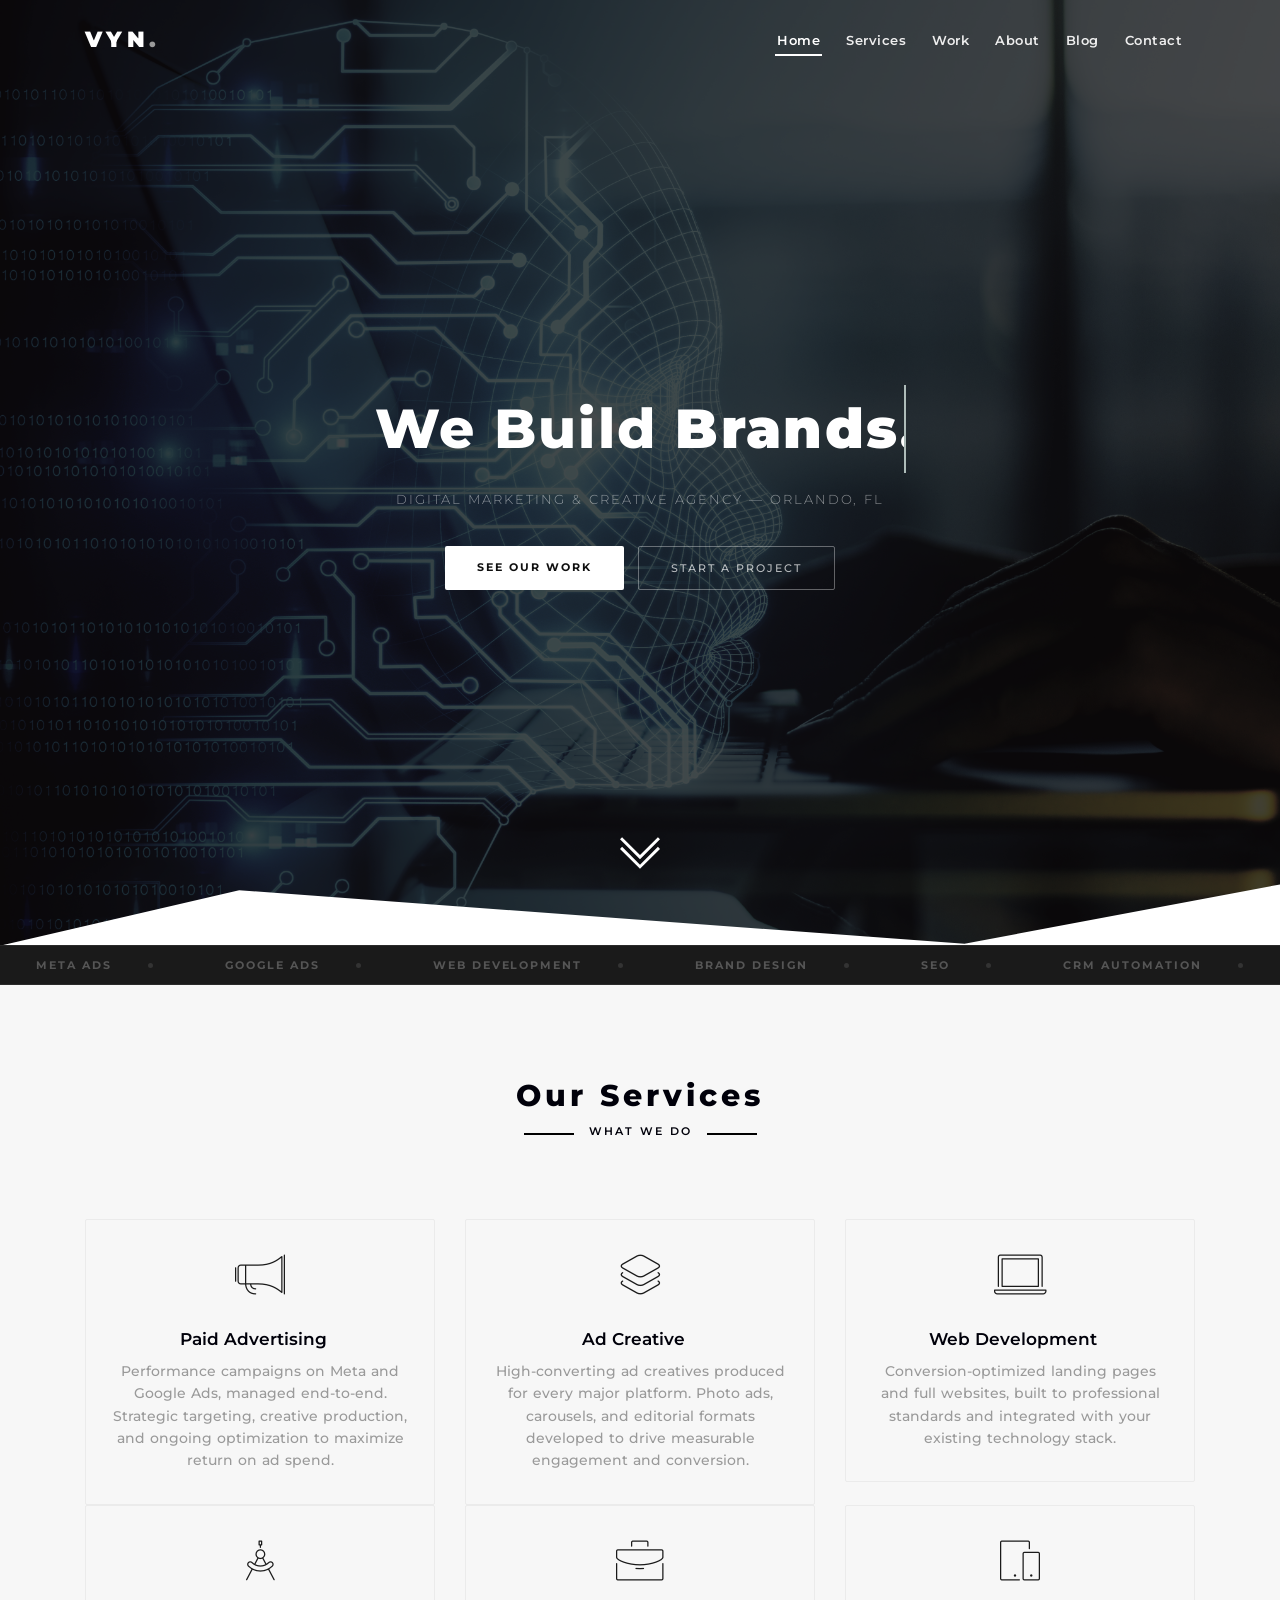
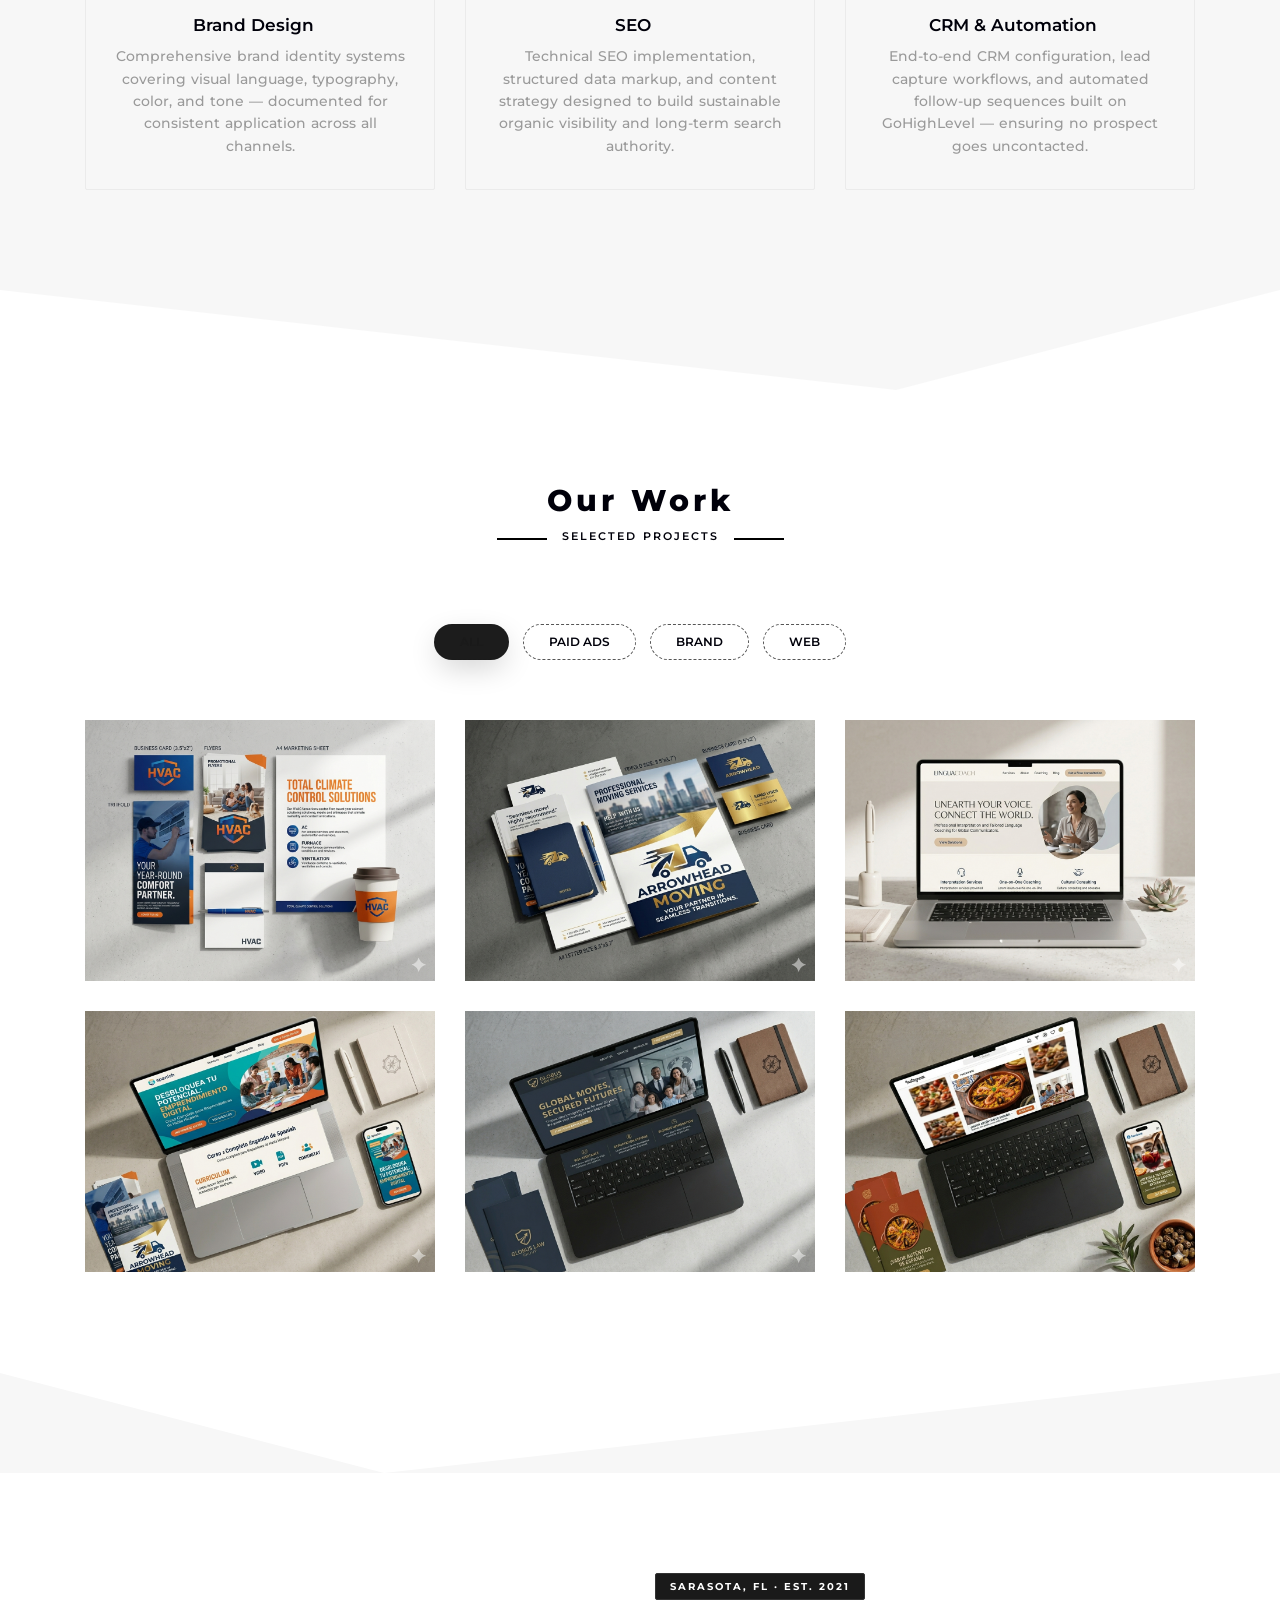
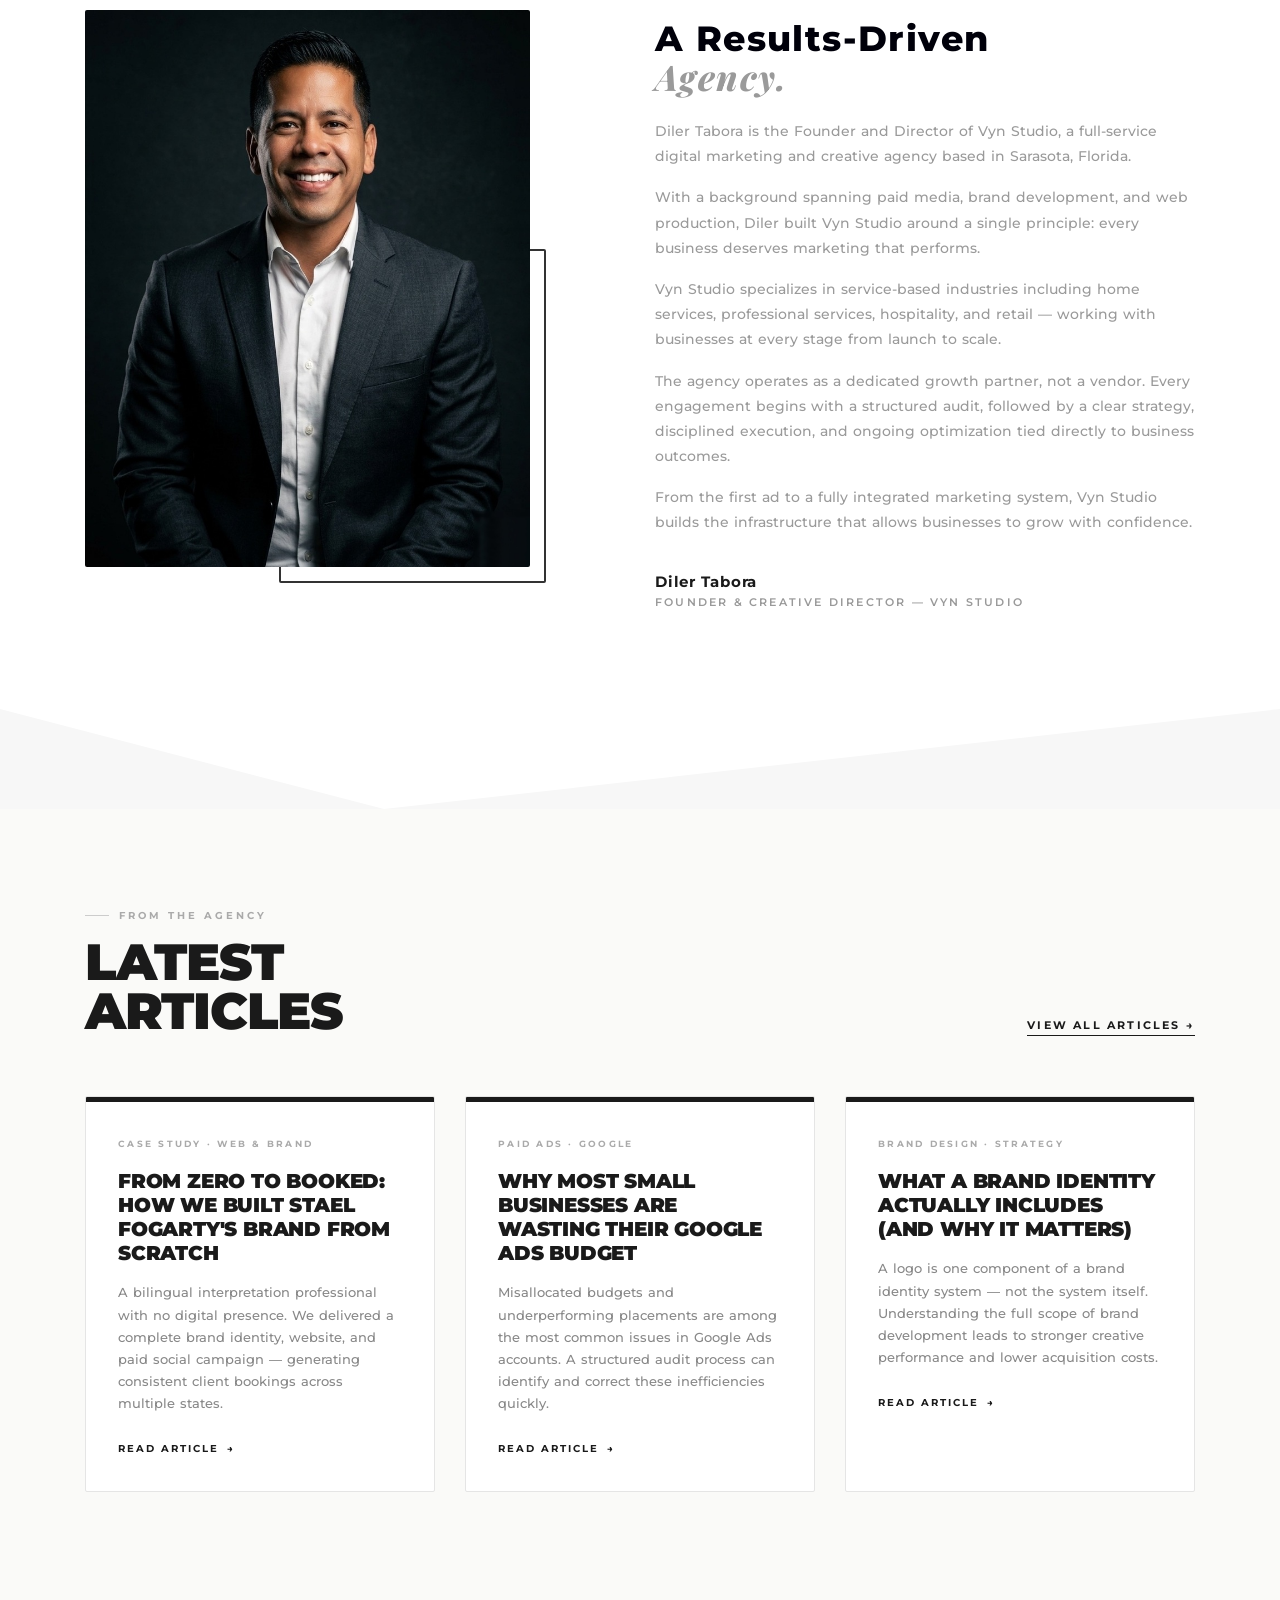
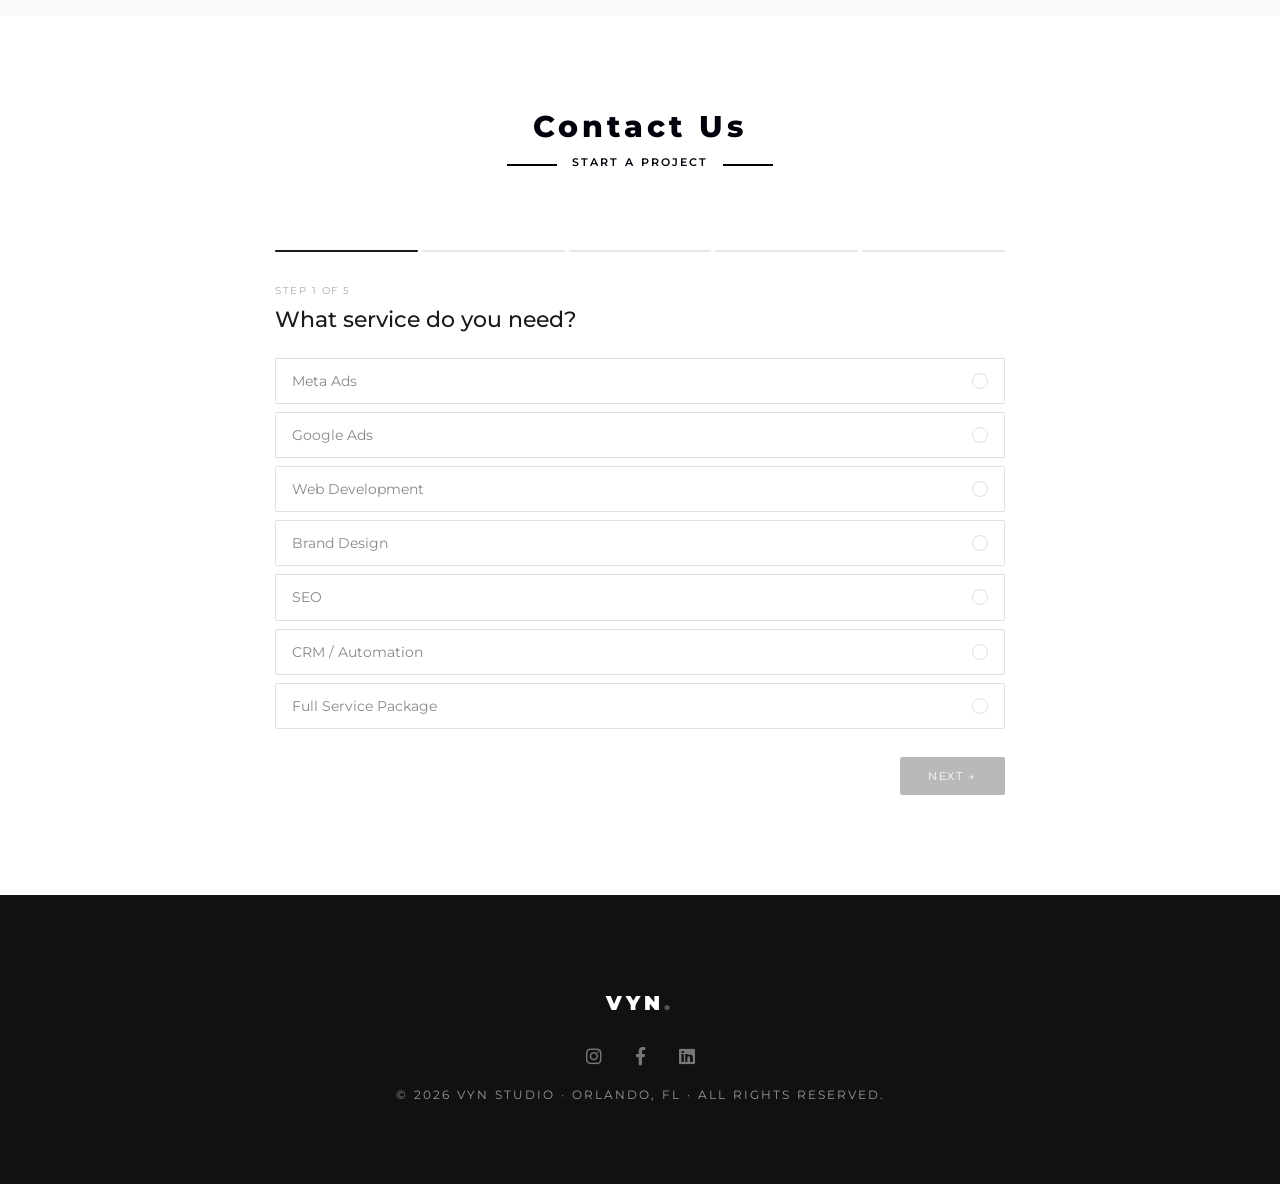
<file: index.html>
<!DOCTYPE html>
<html lang="en">
<head>
  <!-- Metas -->
  <meta charset="utf-8">
  <meta http-equiv="X-UA-Compatible" content="IE=edge" />
  <meta name="viewport" content="width=device-width, initial-scale=1, maximum-scale=1" />

  <!-- SEO -->
  <title>Vyn Studio — Digital Marketing & Creative Agency | Orlando, FL</title>
  <meta name="description" content="Vyn Studio is a digital marketing and creative agency based in Sarasota, Florida. We run Meta & Google Ads, build high-converting websites, design brands, and automate lead generation." />
  <meta name="keywords" content="digital marketing agency Orlando, Meta ads Orlando, Google ads Florida, brand design Orlando, web development, CRM automation, Vyn Studio" />
  <meta name="author" content="Vyn Studio" />
  <meta name="robots" content="index, follow" />
  <link rel="canonical" href="https://vynstudio.com/" />

  <!-- Open Graph -->
  <meta property="og:type" content="website" />
  <meta property="og:url" content="https://vynstudio.com/" />
  <meta property="og:title" content="Vyn Studio — Digital Marketing & Creative Agency" />
  <meta property="og:description" content="We build brands that win. Meta & Google Ads, web development, brand design, and CRM automation for growing businesses." />
  <meta property="og:image" content="https://vynstudio.com/og-image.jpg" />
  <meta property="og:site_name" content="Vyn Studio" />

  <!-- Twitter -->
  <meta name="twitter:card" content="summary_large_image" />
  <meta name="twitter:title" content="Vyn Studio — Digital Marketing & Creative Agency" />
  <meta name="twitter:description" content="We build brands that win. Meta & Google Ads, web development, brand design, and CRM automation." />
  <meta name="twitter:image" content="https://vynstudio.com/og-image.jpg" />

  <!-- Schema -->
  <script type="application/ld+json">
  {"@context":"https://schema.org","@type":"MarketingAgency","name":"Vyn Studio","url":"https://vynstudio.com","description":"Digital marketing and creative agency in Orlando, FL.","address":{"@type":"PostalAddress","addressLocality":"Orlando","addressRegion":"FL","addressCountry":"US"},"foundingDate":"2022","serviceType":["Meta Advertising","Google Ads","Web Development","Brand Design","SEO","CRM Automation"]}
  </script>

  <!-- Favicon -->
  <link rel="icon" type="image/svg+xml" href="data:image/svg+xml,<svg xmlns='https://www.w3.org/2000/svg' viewBox='0 0 100 100'><rect width='100' height='100' rx='12' fill='%231A1A1A'/><text y='78' x='8' font-size='72' font-family='serif' font-weight='900' fill='%23FAFAF8'>V</text></svg>" />
  <meta name="theme-color" content="#0f0f0f" />

  <!-- Google Fonts -->
  <link rel="preconnect" href="https://fonts.googleapis.com">
  <link rel="preconnect" href="https://fonts.gstatic.com" crossorigin>
  <link href="https://fonts.googleapis.com/css2?family=Montserrat:wght@200;300;400;500;600;700;800;900&family=Playfair+Display:ital@1&display=swap" rel="stylesheet">

  <!-- Plugins CSS -->
  <link rel="stylesheet" href="css/plugins.css" />
  <!-- Core Style -->
  <link rel="stylesheet" href="css/style.css" />

  <style>
    /* ── Vyn Studio Brand Overrides — Monochrome ── */
    :root {
      --vyn-black: #0f0f0f;
      --vyn-white: #f5f3ee;
      --vyn-accent: #ffffff;
      --vyn-gray: #9a9a9a;
      --vyn-border: #333;
    }

    /* Navbar brand */
    .navbar .logo {
      font-family: 'Montserrat', sans-serif;
      font-size: 1.4rem;
      font-weight: 900;
      letter-spacing: 0.2em;
      color: #fff !important;
    }
    .navbar .logo span { color: #9a9a9a; }
    /* Logo stays dark when nav scrolls to light background */
    .navbar.nav-scroll .logo { color: #1a1a1a !important; }
    .navbar.nav-scroll .logo span { color: #aaa !important; }

    /* Active link */
    .navbar .nav-link.active,
    .navbar .nav-link:hover { color: #ffffff !important; }

    /* Hero headline */
    .header .cd-headline { font-weight: 800; letter-spacing: 0.04em; }
    .header .cd-words-wrapper b { color: #ffffff; }
    .header p.sub { font-size: 13px; font-weight: 300; letter-spacing: 0.15em; text-transform: uppercase; color: rgba(255,255,255,0.5); margin-top: 16px; }

    /* Hero CTA buttons */
    .header-btns { margin-top: 36px; display: flex; gap: 14px; justify-content: center; flex-wrap: wrap; }
    .btn-vyn-primary {
      display: inline-block;
      background: #ffffff;
      color: #0f0f0f !important;
      font-size: 11px;
      font-weight: 700;
      letter-spacing: 0.18em;
      text-transform: uppercase;
      padding: 14px 32px;
      border-radius: 2px;
      transition: all 0.25s;
    }
    .btn-vyn-primary:hover { background: #cccccc; transform: translateY(-2px); }
    .btn-vyn-ghost {
      display: inline-block;
      border: 1px solid rgba(255,255,255,0.35);
      color: rgba(255,255,255,0.7) !important;
      font-size: 11px;
      font-weight: 500;
      letter-spacing: 0.18em;
      text-transform: uppercase;
      padding: 14px 32px;
      border-radius: 2px;
      transition: all 0.25s;
    }
    .btn-vyn-ghost:hover { border-color: #fff; color: #fff !important; }

    /* Stats strip */
    .stats-strip {
      background: #1a1a1a;
      border-top: 1px solid #2a2a2a;
      border-bottom: 1px solid #2a2a2a;
      padding: 20px 0;
    }
    .stats-strip .stat { text-align: center; }
    .stats-strip .stat-num {
      font-size: 2rem;
      font-weight: 900;
      color: #ffffff;
      line-height: 1;
      letter-spacing: -0.02em;
    }
    .stats-strip .stat-label {
      font-size: 10px;
      font-weight: 600;
      letter-spacing: 0.2em;
      text-transform: uppercase;
      color: #555;
      margin-top: 4px;
    }

    /* About section */
    .about-text h3 {
      font-size: 2.2rem;
      font-weight: 800;
      letter-spacing: 0.04em;
      line-height: 1.1;
      margin-bottom: 20px;
    }
    .about-text p { font-size: 14px; line-height: 1.8; margin-bottom: 16px; }
    .about-badge {
      display: inline-block;
      background: #1a1a1a;
      color: #fff;
      border: 1px solid #333;
      font-size: 10px;
      font-weight: 700;
      letter-spacing: 0.2em;
      text-transform: uppercase;
      padding: 6px 14px;
      border-radius: 2px;
      margin-bottom: 20px;
    }
    .about-img-wrap { position: relative; }
    .about-img-wrap img { border-radius: 2px; }
    .about-img-deco {
      position: absolute;
      bottom: -16px; right: -16px;
      width: 60%; height: 60%;
      border: 2px solid #333;
      border-radius: 2px;
      z-index: -1;
    }

    /* Skills bar accent */
    .skills-progress span { background: #1a1a1a !important; }

    /* Services icons accent */
    .services .item .icon i { color: #1a1a1a !important; }
    .services .item:hover { border-top-color: #1a1a1a !important; }
    .services .item {
      padding: 32px 24px;
      border: 1px solid #ebebeb;
      border-radius: 2px;
      cursor: pointer;
      transition: transform .2s ease, box-shadow .2s ease, border-color .2s ease;
      position: relative;
    }
    .services .item:hover {
      transform: translateY(-6px);
      box-shadow: 0 12px 32px rgba(0,0,0,0.08);
      border-color: #1a1a1a;
    }
    .services .item .arrow-indicator {
      display: inline-block;
      opacity: 0;
      transform: translateX(-6px);
      transition: opacity .2s ease, transform .2s ease;
      font-size: 13px;
      margin-left: 6px;
      color: #1a1a1a;
    }
    .services .item:hover .arrow-indicator {
      opacity: 1;
      transform: translateX(0);
    }

    /* Portfolio filter active */
    .portfolio .filtering span.active { color: #1a1a1a; border-color: #1a1a1a; }
    .portfolio .filtering span:hover { color: #1a1a1a; }

    /* Testimonials */
    .testimonials { background: #0f0f0f; padding: 100px 0; }
    .testimonials .section-head h4 { color: #fff; }
    .testimonials .section-head h6 { color: #555; }
    .testimonials .section-head h6:before,
    .testimonials .section-head h6:after { background-color: #333; }
    .testi-card {
      background: #1a1a1a;
      border: 1px solid #252525;
      border-radius: 4px;
      padding: 36px 32px;
      height: 100%;
      transition: border-color 0.3s;
    }
    .testi-card:hover { border-color: #555; }
    .testi-stars { display: flex; gap: 4px; margin-bottom: 20px; }
    .testi-star {
      width: 12px; height: 12px;
      background: #ffffff;
      clip-path: polygon(50% 0%,61% 35%,98% 35%,68% 57%,79% 91%,50% 70%,21% 91%,32% 57%,2% 35%,39% 35%);
    }
    .testi-quote {
      font-size: 13px;
      color: #666;
      line-height: 1.8;
      font-style: italic;
      margin-bottom: 24px;
      font-weight: 400;
    }
    .testi-divider { width: 32px; height: 1px; background: #2a2a2a; margin-bottom: 20px; }
    .testi-author { display: flex; align-items: center; gap: 12px; }
    .testi-avatar {
      width: 44px; height: 44px;
      border-radius: 50%;
      background: #222;
      border: 1px solid #333;
      display: flex; align-items: center; justify-content: center;
      font-size: 13px;
      font-weight: 700;
      color: #fff;
      flex-shrink: 0;
    }
    .testi-name { font-size: 13px; font-weight: 700; color: #fff; letter-spacing: 0.05em; }
    .testi-role { font-size: 10px; text-transform: uppercase; letter-spacing: 0.15em; color: #555; margin-top: 2px; }
    .testi-placeholder {
      display: inline-block;
      font-size: 9px;
      letter-spacing: 0.1em;
      text-transform: uppercase;
      background: #222;
      color: #666;
      border: 1px solid #333;
      border-radius: 2px;
      padding: 2px 7px;
      margin-bottom: 14px;
    }

    /* Contact */
    .contact .form input,
    .contact .form textarea { border-radius: 2px; font-size: 13px; }
    .contact .butn.butn-bg {
      background: #1a1a1a !important;
      color: #fff !important;
      border-color: #1a1a1a !important;
    }
    .contact .butn.butn-bg:hover { background: #333 !important; border-color: #333 !important; }
    .contact-info-item { margin-bottom: 28px; }
    .contact-info-label { font-size: 10px; font-weight: 600; letter-spacing: 0.2em; text-transform: uppercase; color: #aaa; margin-bottom: 4px; }
    .contact-info-value { font-size: 15px; font-weight: 600; color: #1a1a1a; }

    /* Form feedback */
    #form-success { display:none; padding:16px 20px; background:#f5f5f5; border:1px solid #ccc; border-radius:4px; margin-bottom:20px; font-size:13px; color:#1a1a1a; }
    #form-error   { display:none; padding:16px 20px; background:#fdf2f2; border:1px solid #f0b8b8; border-radius:4px; margin-bottom:20px; font-size:13px; color:#8b2020; }

    /* Footer */
    footer .social a:hover { color: #fff !important; }
    footer .logo { color: #fff !important; font-weight: 900; letter-spacing: 0.2em; }
    footer .logo span { color: #555; }

    /* Ticker */
    .ticker-wrap { background: #1a1a1a; border-top: 1px solid #2a2a2a; border-bottom: 1px solid #2a2a2a; overflow: hidden; padding: 12px 0; }
    .ticker-track { display: flex; white-space: nowrap; animation: ticker 22s linear infinite; }
    .ticker-item { font-size: 11px; font-weight: 700; letter-spacing: 0.18em; text-transform: uppercase; color: #555; padding: 0 36px; display: flex; align-items: center; gap: 36px; }
    .ticker-dot { width: 5px; height: 5px; background: #333; border-radius: 50%; }
    @keyframes ticker { from { transform: translateX(0); } to { transform: translateX(-50%); } }
  </style>
</head>

<body>

  <!-- Loading -->
  <div class="loading">
    <div class="text-center middle">
      <div class="lds-ellipsis"><div></div><div></div><div></div><div></div></div>
    </div>
  </div>

  <!-- ── NAVBAR ── -->
  <nav class="navbar navbar-expand-lg">
    <div class="container">
      <a class="logo" href="#">VYN<span>.</span></a>
      <button class="navbar-toggler" type="button" data-toggle="collapse" data-target="#navbarSupportedContent" aria-controls="navbarSupportedContent" aria-expanded="false" aria-label="Toggle navigation">
        <span class="icon-bar"><i class="fas fa-bars"></i></span>
      </button>
      <div class="collapse navbar-collapse" id="navbarSupportedContent">
        <ul class="navbar-nav ml-auto">
          <li class="nav-item"><a class="nav-link active" href="#" data-scroll-nav="0">Home</a></li>
          <li class="nav-item"><a class="nav-link" href="#" data-scroll-nav="1">Services</a></li>
          <li class="nav-item"><a class="nav-link" href="#" data-scroll-nav="2">Work</a></li>
          <li class="nav-item"><a class="nav-link" href="#" data-scroll-nav="3">About</a></li>
          <li class="nav-item"><a class="nav-link" href="blog.html">Blog</a></li>
          <li class="nav-item"><a class="nav-link" href="#" data-scroll-nav="5">Contact</a></li>
        </ul>
      </div>
    </div>
  </nav>

  <!-- ── HEADER / HERO ── -->
  <header class="header valign bg-img" data-scroll-index="0" data-overlay-dark="7" data-background="img/hero-new.jpg" data-stellar-background-ratio="0.5">
    <div class="svg">
      <svg x="0px" y="0px" viewBox="0 186.5 1920 113.5">
        <polygon points="-30,300 355.167,210.5 1432.5,290 1920,198.5 1920,300"></polygon>
      </svg>
    </div>
    <div class="container">
      <div class="row">
        <div class="full-width text-center caption mt-30">
          <h1 class="cd-headline clip">
            <span>We Build </span>
            <span class="cd-words-wrapper">
              <b class="is-visible">Brands.</b>
              <b>Campaigns.</b>
              <b>Websites.</b>
              <b>Results.</b>
            </span>
          </h1>
          <p class="sub">Digital Marketing &amp; Creative Agency &mdash; Orlando, FL</p>
          <div class="header-btns">
            <a class="btn-vyn-primary" href="#" data-scroll-nav="2">See Our Work</a>
            <a class="btn-vyn-ghost" href="#" data-scroll-nav="5">Start a Project</a>
          </div>
        </div>
      </div>
    </div>
    <div class="arrow bounce" data-scroll-nav="1">
      <img src="img/down-chevron.svg" alt="scroll down">
    </div>
  </header>

  <!-- ── STATS TICKER ── -->
  <div class="ticker-wrap">
    <div class="ticker-track">
      <div class="ticker-item">META ADS <span class="ticker-dot"></span></div>
      <div class="ticker-item">GOOGLE ADS <span class="ticker-dot"></span></div>
      <div class="ticker-item">WEB DEVELOPMENT <span class="ticker-dot"></span></div>
      <div class="ticker-item">BRAND DESIGN <span class="ticker-dot"></span></div>
      <div class="ticker-item">SEO <span class="ticker-dot"></span></div>
      <div class="ticker-item">CRM AUTOMATION <span class="ticker-dot"></span></div>
      <div class="ticker-item">AD CREATIVE <span class="ticker-dot"></span></div>
      <div class="ticker-item">META ADS <span class="ticker-dot"></span></div>
      <div class="ticker-item">GOOGLE ADS <span class="ticker-dot"></span></div>
      <div class="ticker-item">WEB DEVELOPMENT <span class="ticker-dot"></span></div>
      <div class="ticker-item">BRAND DESIGN <span class="ticker-dot"></span></div>
      <div class="ticker-item">SEO <span class="ticker-dot"></span></div>
      <div class="ticker-item">CRM AUTOMATION <span class="ticker-dot"></span></div>
      <div class="ticker-item">AD CREATIVE <span class="ticker-dot"></span></div>
    </div>
  </div>


  <!-- ── ABOUT ── -->  <section class="services section-padding bg-gray" data-scroll-index="1">
    <div class="container">
      <div class="row">
        <div class="section-head text-center col-sm-12">
          <h4>Our Services</h4>
          <h6>What We Do</h6>
        </div>
        <div class="col-lg-4 col-md-6">
          <a href="paid-advertising.html" style="text-decoration:none;color:inherit;display:block;">
          <div class="item">
            <span class="icon"><i class="icon-megaphone"></i></span>
            <h6>Paid Advertising<span class="arrow-indicator">&rarr;</span></h6>
            <p>Performance campaigns on Meta and Google Ads, managed end-to-end. Strategic targeting, creative production, and ongoing optimization to maximize return on ad spend.</p>
          </div>
          </a>
        </div>
        <div class="col-lg-4 col-md-6">
          <a href="ad-creative.html" style="text-decoration:none;color:inherit;display:block;">
          <div class="item">
            <span class="icon"><i class="icon-layers"></i></span>
            <h6>Ad Creative<span class="arrow-indicator">&rarr;</span></h6>
            <p>High-converting ad creatives produced for every major platform. Photo ads, carousels, and editorial formats developed to drive measurable engagement and conversion.</p>
          </div>
          </a>
        </div>
        <div class="col-lg-4 col-md-6">
          <a href="web-development.html" style="text-decoration:none;color:inherit;display:block;">
          <div class="item">
            <span class="icon"><i class="icon-laptop"></i></span>
            <h6>Web Development<span class="arrow-indicator">&rarr;</span></h6>
            <p>Conversion-optimized landing pages and full websites, built to professional standards and integrated with your existing technology stack.</p>
          </div>
          </a>
        </div>
        <div class="col-lg-4 col-md-6">
          <a href="brand-design.html" style="text-decoration:none;color:inherit;display:block;">
          <div class="item">
            <span class="icon"><i class="icon-circle-compass"></i></span>
            <h6>Brand Design<span class="arrow-indicator">&rarr;</span></h6>
            <p>Comprehensive brand identity systems covering visual language, typography, color, and tone — documented for consistent application across all channels.</p>
          </div>
          </a>
        </div>
        <div class="col-lg-4 col-md-6">
          <a href="seo.html" style="text-decoration:none;color:inherit;display:block;">
          <div class="item">
            <span class="icon"><i class="icon-briefcase"></i></span>
            <h6>SEO<span class="arrow-indicator">&rarr;</span></h6>
            <p>Technical SEO implementation, structured data markup, and content strategy designed to build sustainable organic visibility and long-term search authority.</p>
          </div>
          </a>
        </div>
        <div class="col-lg-4 col-md-6">
          <a href="crm-automation.html" style="text-decoration:none;color:inherit;display:block;">
          <div class="item">
            <span class="icon"><i class="icon-mobile"></i></span>
            <h6>CRM &amp; Automation<span class="arrow-indicator">&rarr;</span></h6>
            <p>End-to-end CRM configuration, lead capture workflows, and automated follow-up sequences built on GoHighLevel — ensuring no prospect goes uncontacted.</p>
          </div>
          </a>
        </div>
      </div>
    </div>
    <div class="se-tring se-tring-rev">
      <span class="left"></span>
      <span class="right"></span>
    </div>
  </section>

  <!-- ── PORTFOLIO ── -->  <section class="portfolio section-padding" data-scroll-index="2">
    <div class="container">
      <div class="row">
        <div class="section-head text-center col-sm-12">
          <h4>Our Work</h4>
          <h6>Selected Projects</h6>
        </div>
        <div class="filtering text-center mb-30 col-sm-12">
          <span data-filter='*' class="active">All</span>
          <span data-filter='.ads'>Paid Ads</span>
          <span data-filter='.brand'>Brand</span>
          <span data-filter='.web'>Web</span>
        </div>
        <div class="clearfix"></div>
        <div class="gallery text-center full-width">
          <div class="col-md-6 col-lg-4 items ads brand web">
            <div class="item-img">
              <img src="img/portfolio/1.jpg" alt="Soligo Air" loading="lazy" width="800" height="600">
              <div class="item-img-overlay valign">
                <div class="overlay-info full-width vertical-center">
                  <h6>Soligo Air</h6>
                  <p>Full Brand · Meta Ads · Web</p>
                </div>
                <a href="img/portfolio/1.jpg" class="popimg"><i class="fas fa-images"></i></a>
              </div>
            </div>
          </div>
          <div class="col-md-6 col-lg-4 items ads brand">
            <div class="item-img">
              <img src="img/portfolio/2.jpg" alt="Toro Movers" loading="lazy" width="800" height="600">
              <div class="item-img-overlay valign">
                <div class="overlay-info full-width vertical-center">
                  <h6>Toro Movers</h6>
                  <p>Brand Design · Meta Ads</p>
                </div>
                <a href="img/portfolio/2.jpg" class="popimg"><i class="fas fa-images"></i></a>
              </div>
            </div>
          </div>
          <div class="col-md-6 col-lg-4 items web ads">
            <div class="item-img">
              <img src="img/portfolio/3.jpg" alt="Stael Fogarty" loading="lazy" width="800" height="600">
              <div class="item-img-overlay valign">
                <div class="overlay-info full-width vertical-center">
                  <h6>Stael Fogarty</h6>
                  <p>Web · Instagram Ads</p>
                </div>
                <a href="img/portfolio/3.jpg" class="popimg"><i class="fas fa-images"></i></a>
              </div>
            </div>
          </div>
          <div class="col-md-6 col-lg-4 items brand">
            <div class="item-img">
              <img src="img/portfolio/4.jpg" alt="De Cero a Cliente" loading="lazy" width="800" height="600">
              <div class="item-img-overlay valign">
                <div class="overlay-info full-width vertical-center">
                  <h6>De Cero a Cliente</h6>
                  <p>Digital Course · $37</p>
                </div>
                <a href="img/portfolio/4.jpg" class="popimg"><i class="fas fa-images"></i></a>
              </div>
            </div>
          </div>
          <div class="col-md-6 col-lg-4 items web">
            <div class="item-img">
              <img src="img/portfolio/5.jpg" alt="Immigration Law" loading="lazy" width="800" height="600">
              <div class="item-img-overlay valign">
                <div class="overlay-info full-width vertical-center">
                  <h6>Immigration Law</h6>
                  <p>Web · SEO</p>
                </div>
                <a href="img/portfolio/5.jpg" class="popimg"><i class="fas fa-images"></i></a>
              </div>
            </div>
          </div>
          <div class="col-md-6 col-lg-4 items ads">
            <div class="item-img">
              <img src="img/portfolio/6.jpg" alt="Restaurant Group" loading="lazy" width="800" height="600">
              <div class="item-img-overlay valign">
                <div class="overlay-info full-width vertical-center">
                  <h6>Restaurant Group</h6>
                  <p>Social · Creative · Spain</p>
                </div>
                <a href="img/portfolio/6.jpg" class="popimg"><i class="fas fa-images"></i></a>
              </div>
            </div>
          </div>
          <div class="clear-fix"></div>
        </div>
      </div>
    </div>
    <div class="se-tring se-tring-gray">
      <span class="left"></span>
      <span class="right"></span>
    </div>
  </section>



  <!-- ── BLOG ── -->  <section class="hero section-padding" data-scroll-index="3">
    <div class="container">
      <div class="row align-items-center">

        <div class="col-lg-5 mb-5 mb-lg-0">
          <div class="about-img-wrap">
            <img src="[data-uri]" alt="Diler Tabora — Founder, Vyn Studio" style="width:100%;border-radius:2px;display:block;">
            <div class="about-img-deco"></div>
          </div>
        </div>

        <div class="col-lg-6 offset-lg-1 about-text">
          <span class="about-badge">Sarasota, FL · Est. 2021</span>
          <h3>A Results-Driven<br><em style="font-family:'Playfair Display',serif;font-style:italic;color:#9a9a9a;">Agency.</em></h3>
          <p>Diler Tabora is the Founder and Director of Vyn Studio, a full-service digital marketing and creative agency based in Sarasota, Florida.</p>
          <p>With a background spanning paid media, brand development, and web production, Diler built Vyn Studio around a single principle: every business deserves marketing that performs.</p>
          <p>Vyn Studio specializes in service-based industries including home services, professional services, hospitality, and retail — working with businesses at every stage from launch to scale.</p>
          <p>The agency operates as a dedicated growth partner, not a vendor. Every engagement begins with a structured audit, followed by a clear strategy, disciplined execution, and ongoing optimization tied directly to business outcomes.</p>
          <p>From the first ad to a fully integrated marketing system, Vyn Studio builds the infrastructure that allows businesses to grow with confidence.</p>
          <div style="margin-top:36px;">
            <div style="font-size:15px;font-weight:700;color:#1a1a1a;letter-spacing:0.05em;">Diler Tabora</div>
            <div style="font-size:11px;font-weight:600;letter-spacing:0.2em;text-transform:uppercase;color:#999;margin-top:4px;">Founder & Creative Director — Vyn Studio</div>
          </div>
        </div>

      </div>
    </div>
    <div class="se-tring se-tring-gray">
      <span class="left"></span>
      <span class="right"></span>
    </div>
  </section>

  <!-- ── SERVICES ── -->  <section class="section-padding" data-scroll-index="4" style="background:#fafaf8;">
    <div class="container">

      <div class="row mb-60">
        <div class="col-12">
          <span style="font-size:10px;font-weight:700;letter-spacing:0.3em;text-transform:uppercase;color:#aaa;display:flex;align-items:center;gap:10px;margin-bottom:16px;">
            <span style="display:block;width:24px;height:1px;background:#ccc;"></span>
            From the Agency
          </span>
          <div style="display:flex;align-items:flex-end;justify-content:space-between;flex-wrap:wrap;gap:16px;">
            <h2 style="font-family:'Montserrat',sans-serif;font-size:clamp(2rem,4vw,3.5rem);font-weight:900;line-height:0.95;color:#1a1a1a;text-transform:uppercase;letter-spacing:-0.02em;margin:0;">LATEST<br>ARTICLES</h2>
            <a href="blog.html" style="font-size:11px;font-weight:700;letter-spacing:0.2em;text-transform:uppercase;color:#1a1a1a;text-decoration:none;border-bottom:1px solid #1a1a1a;padding-bottom:2px;">View All Articles →</a>
          </div>
        </div>
      </div>

      <div class="row">

        <!-- Article 1 -->
        <div class="col-lg-4 mb-4">
          <a href="blog.html" style="text-decoration:none;display:block;height:100%;">
            <div style="background:#fff;border:1px solid #e5e5e5;border-radius:2px;overflow:hidden;height:100%;transition:box-shadow 0.3s;" onmouseover="this.style.boxShadow='0 20px 50px rgba(0,0,0,0.08)'" onmouseout="this.style.boxShadow='none'">
              <div style="height:5px;background:#1a1a1a;"></div>
              <div style="padding:36px 32px;">
                <div style="font-size:9px;font-weight:700;letter-spacing:0.25em;text-transform:uppercase;color:#aaa;margin-bottom:20px;">Case Study · Web & Brand</div>
                <h3 style="font-family:'Montserrat',sans-serif;font-size:1.25rem;font-weight:900;color:#1a1a1a;line-height:1.2;margin-bottom:16px;text-transform:uppercase;letter-spacing:-0.01em;">From Zero to Booked: How We Built Stael Fogarty's Brand From Scratch</h3>
                <p style="font-size:13px;color:#888;line-height:1.7;margin-bottom:28px;">A bilingual interpretation professional with no digital presence. We delivered a complete brand identity, website, and paid social campaign — generating consistent client bookings across multiple states.</p>
                <div style="font-size:10px;font-weight:700;letter-spacing:0.2em;text-transform:uppercase;color:#1a1a1a;display:flex;align-items:center;gap:8px;">Read Article <span>→</span></div>
              </div>
            </div>
          </a>
        </div>

        <!-- Article 2 -->
        <div class="col-lg-4 mb-4">
          <a href="blog.html" style="text-decoration:none;display:block;height:100%;">
            <div style="background:#fff;border:1px solid #e5e5e5;border-radius:2px;overflow:hidden;height:100%;transition:box-shadow 0.3s;" onmouseover="this.style.boxShadow='0 20px 50px rgba(0,0,0,0.08)'" onmouseout="this.style.boxShadow='none'">
              <div style="height:5px;background:#1a1a1a;"></div>
              <div style="padding:36px 32px;">
                <div style="font-size:9px;font-weight:700;letter-spacing:0.25em;text-transform:uppercase;color:#aaa;margin-bottom:20px;">Paid Ads · Google</div>
                <h3 style="font-family:'Montserrat',sans-serif;font-size:1.25rem;font-weight:900;color:#1a1a1a;line-height:1.2;margin-bottom:16px;text-transform:uppercase;letter-spacing:-0.01em;">Why Most Small Businesses Are Wasting Their Google Ads Budget</h3>
                <p style="font-size:13px;color:#888;line-height:1.7;margin-bottom:28px;">Misallocated budgets and underperforming placements are among the most common issues in Google Ads accounts. A structured audit process can identify and correct these inefficiencies quickly.</p>
                <div style="font-size:10px;font-weight:700;letter-spacing:0.2em;text-transform:uppercase;color:#1a1a1a;display:flex;align-items:center;gap:8px;">Read Article <span>→</span></div>
              </div>
            </div>
          </a>
        </div>

        <!-- Article 3 -->
        <div class="col-lg-4 mb-4">
          <a href="blog.html" style="text-decoration:none;display:block;height:100%;">
            <div style="background:#fff;border:1px solid #e5e5e5;border-radius:2px;overflow:hidden;height:100%;transition:box-shadow 0.3s;" onmouseover="this.style.boxShadow='0 20px 50px rgba(0,0,0,0.08)'" onmouseout="this.style.boxShadow='none'">
              <div style="height:5px;background:#1a1a1a;"></div>
              <div style="padding:36px 32px;">
                <div style="font-size:9px;font-weight:700;letter-spacing:0.25em;text-transform:uppercase;color:#aaa;margin-bottom:20px;">Brand Design · Strategy</div>
                <h3 style="font-family:'Montserrat',sans-serif;font-size:1.25rem;font-weight:900;color:#1a1a1a;line-height:1.2;margin-bottom:16px;text-transform:uppercase;letter-spacing:-0.01em;">What a Brand Identity Actually Includes (and Why It Matters)</h3>
                <p style="font-size:13px;color:#888;line-height:1.7;margin-bottom:28px;">A logo is one component of a brand identity system — not the system itself. Understanding the full scope of brand development leads to stronger creative performance and lower acquisition costs.</p>
                <div style="font-size:10px;font-weight:700;letter-spacing:0.2em;text-transform:uppercase;color:#1a1a1a;display:flex;align-items:center;gap:8px;">Read Article <span>→</span></div>
              </div>
            </div>
          </a>
        </div>

      </div>
    </div>
  </section>

  <!-- ── CONTACT ── -->    <section class="contact section-padding" data-scroll-index="5">
      <div class="container">
        <div class="row">
          <div class="section-head text-center col-sm-12">
            <h4>Contact Us</h4>
            <h6>Start a Project</h6>
          </div>
          <div class="col-lg-8 offset-lg-2">

            <style>
              .vyn-prog{display:flex;gap:4px;margin-bottom:32px}
              .vyn-prog-dot{height:2px;flex:1;background:rgba(128,128,128,.2);border-radius:2px;transition:background .3s}
              .vyn-prog-dot.done{background:#1a1a1a}
              .vyn-step{display:none}
              .vyn-step.active{display:block}
              .vyn-step-label{font-size:10px;letter-spacing:.15em;text-transform:uppercase;color:#aaa;margin-bottom:10px}
              .vyn-step-q{font-size:22px;font-weight:500;color:#1a1a1a;line-height:1.2;margin-bottom:24px}
              .vyn-opts{display:flex;flex-direction:column;gap:8px}
              .vyn-opt{padding:13px 16px;border:1px solid #e0e0e0;background:transparent;font-size:14px;color:#888;cursor:pointer;text-align:left;font-family:inherit;transition:all .15s;border-radius:2px;display:flex;justify-content:space-between;align-items:center;width:100%}
              .vyn-opt:hover{border-color:#1a1a1a;color:#1a1a1a}
              .vyn-opt.sel{border-color:#1a1a1a;color:#1a1a1a;background:#f7f7f7}
              .vyn-opt .vyn-check{width:16px;height:16px;border:1px solid #e0e0e0;border-radius:50%;display:flex;align-items:center;justify-content:center;font-size:10px;flex-shrink:0;transition:all .15s}
              .vyn-opt.sel .vyn-check{background:#1a1a1a;border-color:#1a1a1a;color:#fff}
              .vyn-nav{display:flex;justify-content:space-between;align-items:center;margin-top:28px}
              .vyn-back{font-size:11px;color:#aaa;cursor:pointer;background:none;border:none;font-family:inherit;letter-spacing:.05em;text-decoration:underline}
              .vyn-next{padding:12px 28px;background:#1a1a1a;color:#fff;font-size:11px;letter-spacing:.15em;text-transform:uppercase;border:none;font-family:inherit;cursor:pointer;border-radius:2px}
              .vyn-next:disabled{opacity:.3;cursor:not-allowed}
              .vyn-fg{margin-bottom:18px}
              .vyn-fg label{display:block;font-size:10px;letter-spacing:.12em;text-transform:uppercase;color:#aaa;margin-bottom:6px}
              .vyn-fg input,.vyn-fg textarea{width:100%;padding:10px 0;border:none;border-bottom:1.5px solid #e0e0e0;background:transparent;font-size:15px;color:#1a1a1a;font-family:inherit;outline:none;transition:border-color .2s}
              .vyn-fg input:focus,.vyn-fg textarea:focus{border-bottom-color:#1a1a1a}
              .vyn-fg input.vyn-err{border-bottom-color:#c0392b}
              .vyn-err-msg{font-size:11px;color:#c0392b;margin-top:4px;display:none}
              .vyn-fg textarea{resize:none;height:80px}
              .vyn-summary{background:#f7f7f7;border-radius:2px;padding:20px;margin-bottom:24px}
              .vyn-sum-row{display:flex;justify-content:space-between;padding:6px 0;border-bottom:1px solid #ebebeb;font-size:13px}
              .vyn-sum-row:last-child{border:none}
              .vyn-sum-label{color:#aaa}
              .vyn-sum-val{color:#1a1a1a;font-weight:500;text-align:right;max-width:60%}
              .vyn-success{display:none;text-align:center;padding:48px 0}
              .vyn-tick{width:48px;height:48px;border:1.5px solid #1a1a1a;border-radius:50%;display:flex;align-items:center;justify-content:center;margin:0 auto 20px;font-size:18px}
              .vyn-success h3{font-size:20px;font-weight:500;margin-bottom:8px;color:#1a1a1a}
              .vyn-success p{font-size:13px;color:#aaa;line-height:1.7}
            </style>

            <div class="vyn-prog" id="vyn-prog">
              <div class="vyn-prog-dot done"></div>
              <div class="vyn-prog-dot"></div>
              <div class="vyn-prog-dot"></div>
              <div class="vyn-prog-dot"></div>
              <div class="vyn-prog-dot"></div>
            </div>

            <form name="vyn-contact" netlify data-netlify="true" netlify-honeypot="bot-field" id="vyn-form" style="display:block">
              <input type="hidden" name="form-name" value="vyn-contact">
              <p style="display:none"><input name="bot-field"></p>
              <input type="hidden" name="service" id="h-service">
              <input type="hidden" name="engagement" id="h-engagement">
              <input type="hidden" name="ad_spend" id="h-spend">
              <input type="hidden" name="source" id="h-source">

              <!-- Step 1 -->
              <div class="vyn-step active" id="vs1">
                <div class="vyn-step-label">Step 1 of 5</div>
                <div class="vyn-step-q">What service do you need?</div>
                <div class="vyn-opts" id="vopts1">
                  <button type="button" class="vyn-opt" data-val="Meta Ads" onclick="vynPick(1,this)"><span>Meta Ads</span><span class="vyn-check"></span></button>
                  <button type="button" class="vyn-opt" data-val="Google Ads" onclick="vynPick(1,this)"><span>Google Ads</span><span class="vyn-check"></span></button>
                  <button type="button" class="vyn-opt" data-val="Web Development" onclick="vynPick(1,this)"><span>Web Development</span><span class="vyn-check"></span></button>
                  <button type="button" class="vyn-opt" data-val="Brand Design" onclick="vynPick(1,this)"><span>Brand Design</span><span class="vyn-check"></span></button>
                  <button type="button" class="vyn-opt" data-val="SEO" onclick="vynPick(1,this)"><span>SEO</span><span class="vyn-check"></span></button>
                  <button type="button" class="vyn-opt" data-val="CRM / Automation" onclick="vynPick(1,this)"><span>CRM / Automation</span><span class="vyn-check"></span></button>
                  <button type="button" class="vyn-opt" data-val="Full Service Package" onclick="vynPick(1,this)"><span>Full Service Package</span><span class="vyn-check"></span></button>
                </div>
                <div class="vyn-nav"><span></span><button type="button" class="vyn-next" id="vn1" disabled onclick="vynGo(2)">Next &rarr;</button></div>
              </div>

              <!-- Step 2 -->
              <div class="vyn-step" id="vs2">
                <div class="vyn-step-label">Step 2 of 5</div>
                <div class="vyn-step-q">What type of engagement?</div>
                <div class="vyn-opts" id="vopts2">
                  <button type="button" class="vyn-opt" data-val="New Business" onclick="vynPick(2,this)"><span>New Business</span><span class="vyn-check"></span></button>
                  <button type="button" class="vyn-opt" data-val="Existing Business" onclick="vynPick(2,this)"><span>Existing Business</span><span class="vyn-check"></span></button>
                  <button type="button" class="vyn-opt" data-val="Rebrand" onclick="vynPick(2,this)"><span>Rebrand</span><span class="vyn-check"></span></button>
                  <button type="button" class="vyn-opt" data-val="Scale Up" onclick="vynPick(2,this)"><span>Scale Up</span><span class="vyn-check"></span></button>
                  <button type="button" class="vyn-opt" data-val="One-time Project" onclick="vynPick(2,this)"><span>One-time Project</span><span class="vyn-check"></span></button>
                  <button type="button" class="vyn-opt" data-val="Ongoing Retainer" onclick="vynPick(2,this)"><span>Ongoing Retainer</span><span class="vyn-check"></span></button>
                </div>
                <div class="vyn-nav"><button type="button" class="vyn-back" onclick="vynGo(1)">&larr; Back</button><button type="button" class="vyn-next" id="vn2" disabled onclick="vynGo(3)">Next &rarr;</button></div>
              </div>

              <!-- Step 3 -->
              <div class="vyn-step" id="vs3">
                <div class="vyn-step-label">Step 3 of 5</div>
                <div class="vyn-step-q">Current monthly ad spend?</div>
                <div class="vyn-opts" id="vopts3">
                  <button type="button" class="vyn-opt" data-val="Not running ads yet" onclick="vynPick(3,this)"><span>Not running ads yet</span><span class="vyn-check"></span></button>
                  <button type="button" class="vyn-opt" data-val="Under $500/mo" onclick="vynPick(3,this)"><span>Under $500/mo</span><span class="vyn-check"></span></button>
                  <button type="button" class="vyn-opt" data-val="$500 &ndash; $1,500/mo" onclick="vynPick(3,this)"><span>$500 &ndash; $1,500/mo</span><span class="vyn-check"></span></button>
                  <button type="button" class="vyn-opt" data-val="$1,500 &ndash; $5,000/mo" onclick="vynPick(3,this)"><span>$1,500 &ndash; $5,000/mo</span><span class="vyn-check"></span></button>
                  <button type="button" class="vyn-opt" data-val="$5,000+/mo" onclick="vynPick(3,this)"><span>$5,000+/mo</span><span class="vyn-check"></span></button>
                </div>
                <div class="vyn-nav"><button type="button" class="vyn-back" onclick="vynGo(2)">&larr; Back</button><button type="button" class="vyn-next" id="vn3" disabled onclick="vynGo(4)">Next &rarr;</button></div>
              </div>

              <!-- Step 4 -->
              <div class="vyn-step" id="vs4">
                <div class="vyn-step-label">Step 4 of 5</div>
                <div class="vyn-step-q">Your contact details</div>
                <div class="vyn-fg"><label>Full Name *</label><input type="text" name="name" id="vf-name" placeholder="Jane Smith"></div>
                <div class="vyn-fg"><label>Email Address *</label><input type="email" name="email" id="vf-email" placeholder="jane@company.com"><div class="vyn-err-msg" id="verr-email">Please enter a valid email address.</div></div>
                <div class="vyn-fg"><label>Phone Number *</label><input type="tel" name="phone" id="vf-phone" placeholder="+1 (000) 000-0000"><div class="vyn-err-msg" id="verr-phone">Phone number is required.</div></div>
                <div class="vyn-fg"><label>Preferred Discovery Call Date</label><input type="date" name="preferred_date" id="vf-date"></div>
                <div class="vyn-nav"><button type="button" class="vyn-back" onclick="vynGo(3)">&larr; Back</button><button type="button" class="vyn-next" onclick="vynValidateContact()">Next &rarr;</button></div>
              </div>

              <!-- Step 5 -->
              <div class="vyn-step" id="vs5">
                <div class="vyn-step-label">Step 5 of 5</div>
                <div class="vyn-step-q">Project brief</div>
                <div class="vyn-fg"><label>Describe your goals, scope, and any relevant context</label><textarea name="message" id="vf-msg" placeholder="Optional &mdash; but helpful."></textarea></div>
                <div class="vyn-summary" id="vyn-summary"></div>
                <div class="vyn-nav"><button type="button" class="vyn-back" onclick="vynGo(4)">&larr; Back</button><button type="submit" class="vyn-next" onclick="vynSubmit(event)">Submit Inquiry &rarr;</button></div>
              </div>

            </form>

            <div class="vyn-success" id="vyn-success">
              <div class="vyn-tick">&#10003;</div>
              <h3>Inquiry received.</h3>
              <p>We will respond to <strong id="vyn-confirm-email"></strong><br>within 24 hours.</p>
            </div>

            <script>
            var vynState={service:'',engagement:'',spend:'',source:'',name:'',email:'',phone:'',date:''};
            function vynPick(step,btn){
              var keys=['','service','engagement','spend','source'];
              var opts=document.getElementById('vopts'+step).querySelectorAll('.vyn-opt');
              opts.forEach(function(o){o.classList.remove('sel');o.querySelector('.vyn-check').textContent='';});
              btn.classList.add('sel');btn.querySelector('.vyn-check').textContent='✓';
              vynState[keys[step]]=btn.getAttribute('data-val');
              var nb=document.getElementById('vn'+step);
              if(nb)nb.disabled=false;
              setTimeout(function(){vynGo(step+1);},320);
            }
            function vynGo(step){
              for(var i=1;i<=5;i++){var s=document.getElementById('vs'+i);if(s)s.classList.remove('active');}
              var t=document.getElementById('vs'+step);if(t)t.classList.add('active');
              document.querySelectorAll('.vyn-prog-dot').forEach(function(d,i){d.classList.toggle('done',i<step);});
              if(step===5)vynBuildSummary();
            }
            function vynValidateContact(){
              var n=document.getElementById('vf-name'),e=document.getElementById('vf-email'),p=document.getElementById('vf-phone');
              var ee=document.getElementById('verr-email'),pe=document.getElementById('verr-phone');
              var ok=true;
              [n,e,p].forEach(function(el){el.classList.remove('vyn-err');});
              ee.style.display='none';pe.style.display='none';
              if(!n.value.trim()){n.classList.add('vyn-err');ok=false;}
              if(!e.value.trim()||!/\S+@\S+\.\S+/.test(e.value)){e.classList.add('vyn-err');ee.style.display='block';ok=false;}
              if(!p.value.trim()){p.classList.add('vyn-err');pe.style.display='block';ok=false;}
              if(!ok)return;
              vynState.name=n.value;vynState.email=e.value;vynState.phone=p.value;
              vynState.date=document.getElementById('vf-date').value;
              document.getElementById('h-service').value=vynState.service;
              document.getElementById('h-engagement').value=vynState.engagement;
              document.getElementById('h-spend').value=vynState.spend;
              vynGo(5);
            }
            function vynBuildSummary(){
              var rows=[['Service',vynState.service],['Engagement',vynState.engagement],['Ad Spend',vynState.spend],['Name',vynState.name],['Email',vynState.email],['Phone',vynState.phone],['Call Date',vynState.date||'&mdash;']];
              document.getElementById('vyn-summary').innerHTML=rows.map(function(r){return'<div class="vyn-sum-row"><span class="vyn-sum-label">'+r[0]+'</span><span class="vyn-sum-val">'+r[1]+'</span></div>';}).join('');
            }
            function vynSubmit(e){
              e.preventDefault();
              var form=document.getElementById('vyn-form');
              document.getElementById('vf-msg').name='message';
              var data=new FormData(form);
              fetch('/',{method:'POST',headers:{'Content-Type':'application/x-www-form-urlencoded'},body:new URLSearchParams(data).toString()})
                .then(function(r){
                  if(r.ok){
                    form.style.display='none';
                    document.getElementById('vyn-prog').style.display='none';
                    document.getElementById('vyn-success').style.display='block';
                    document.getElementById('vyn-confirm-email').textContent=vynState.email;
                  }
                }).catch(function(){alert('Submission failed. Please email hello@vynstudio.com directly.');});
            }
            </script>

          </div>
        </div>
      </div>
    </section>

    <!-- ── FOOTER ── -->
  <footer class="text-center">
    <div class="container">
      <a class="logo" href="#">VYN<span>.</span></a>
      <div class="social">
        <a href="#"><i class="fab fa-instagram"></i></a>
        <a href="#"><i class="fab fa-facebook-f"></i></a>
        <a href="#"><i class="fab fa-linkedin"></i></a>
      </div>
      <p>&copy; 2026 Vyn Studio · Orlando, FL · All Rights Reserved.</p>
    </div>
  </footer>

  <!-- jQuery -->
  <script src="js/jquery-3.0.0.min.js"></script>
  <script src="js/jquery-migrate-3.0.0.min.js"></script>
  <script src="js/popper.min.js"></script>
  <script src="js/bootstrap.min.js"></script>
  <script src="js/scrollIt.min.js"></script>
  <script src="js/jquery.stellar.min.js"></script>
  <script src="js/jquery.magnific-popup.min.js"></script>
  <script src="js/isotope.pkgd.min.js"></script>
  <script src="js/animated.headline.js"></script>
  <script src="js/scripts.js"></script>


</body>
</html>
</file>
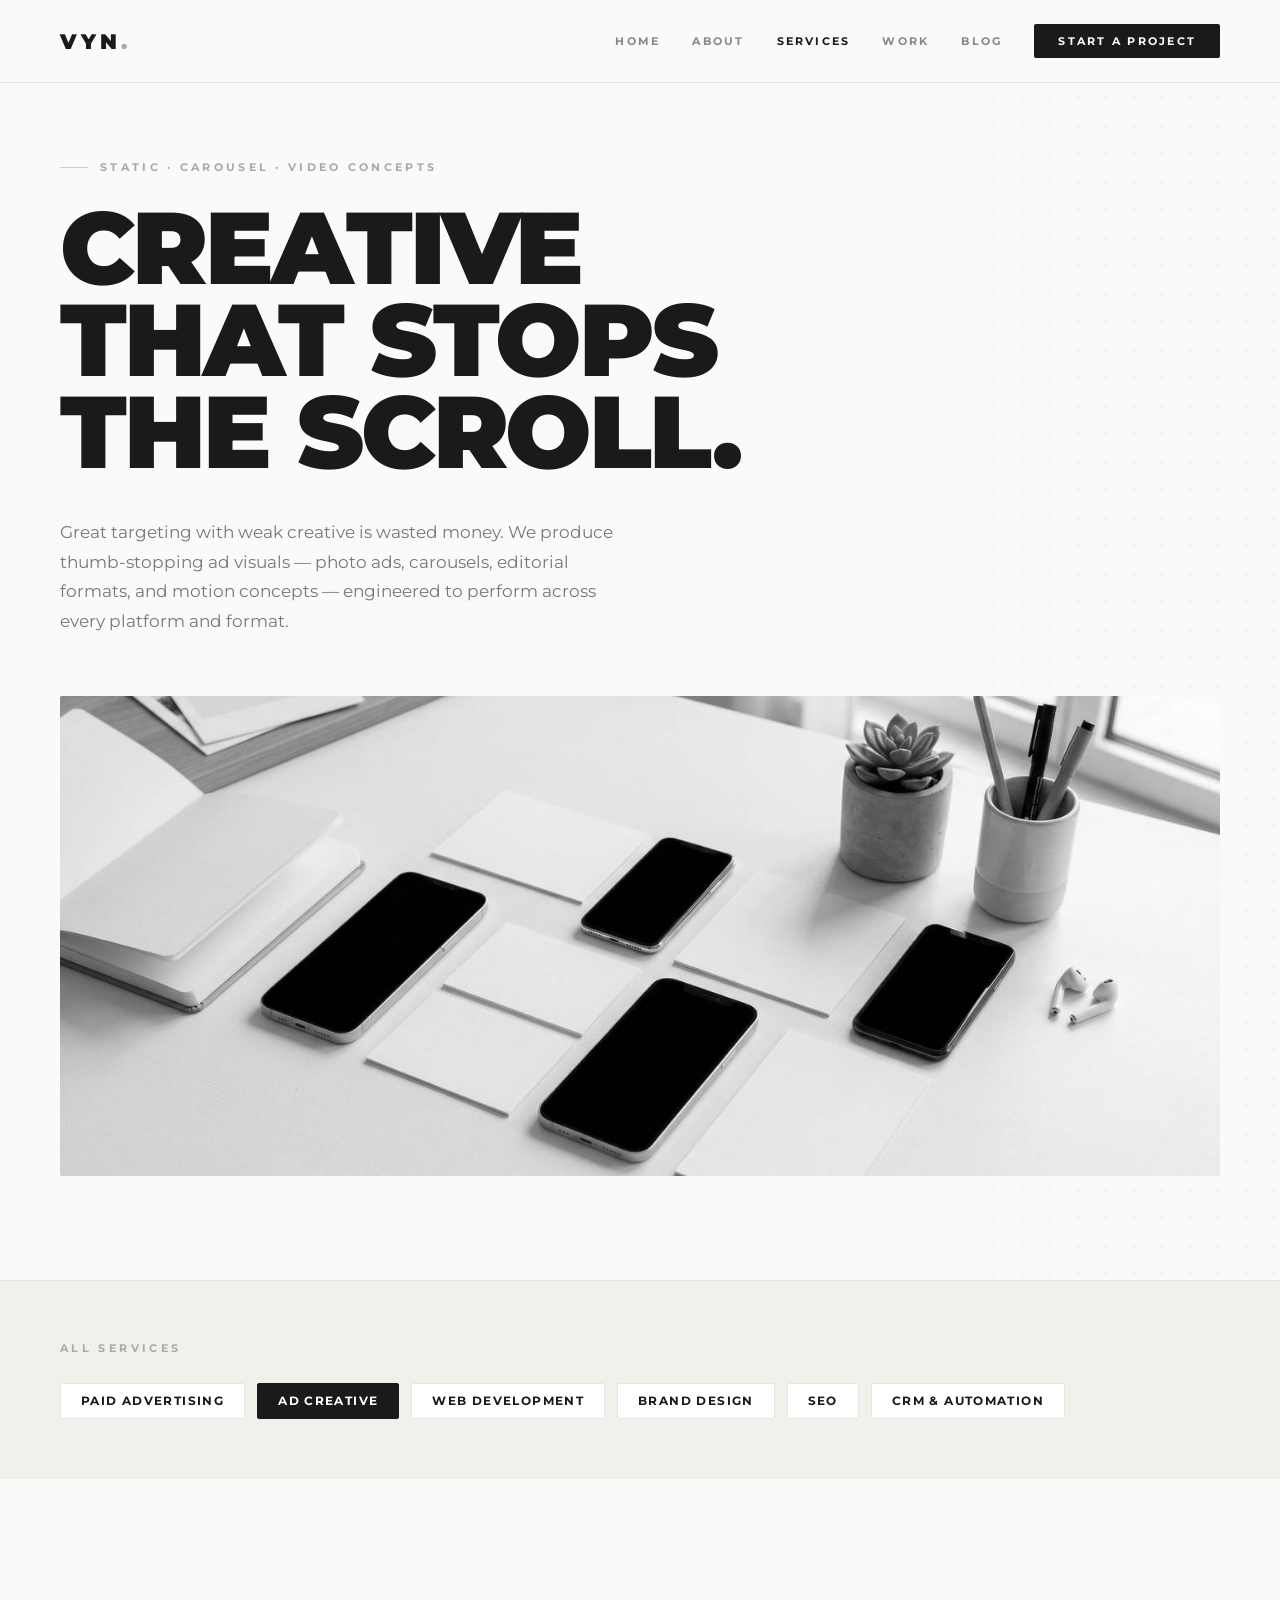
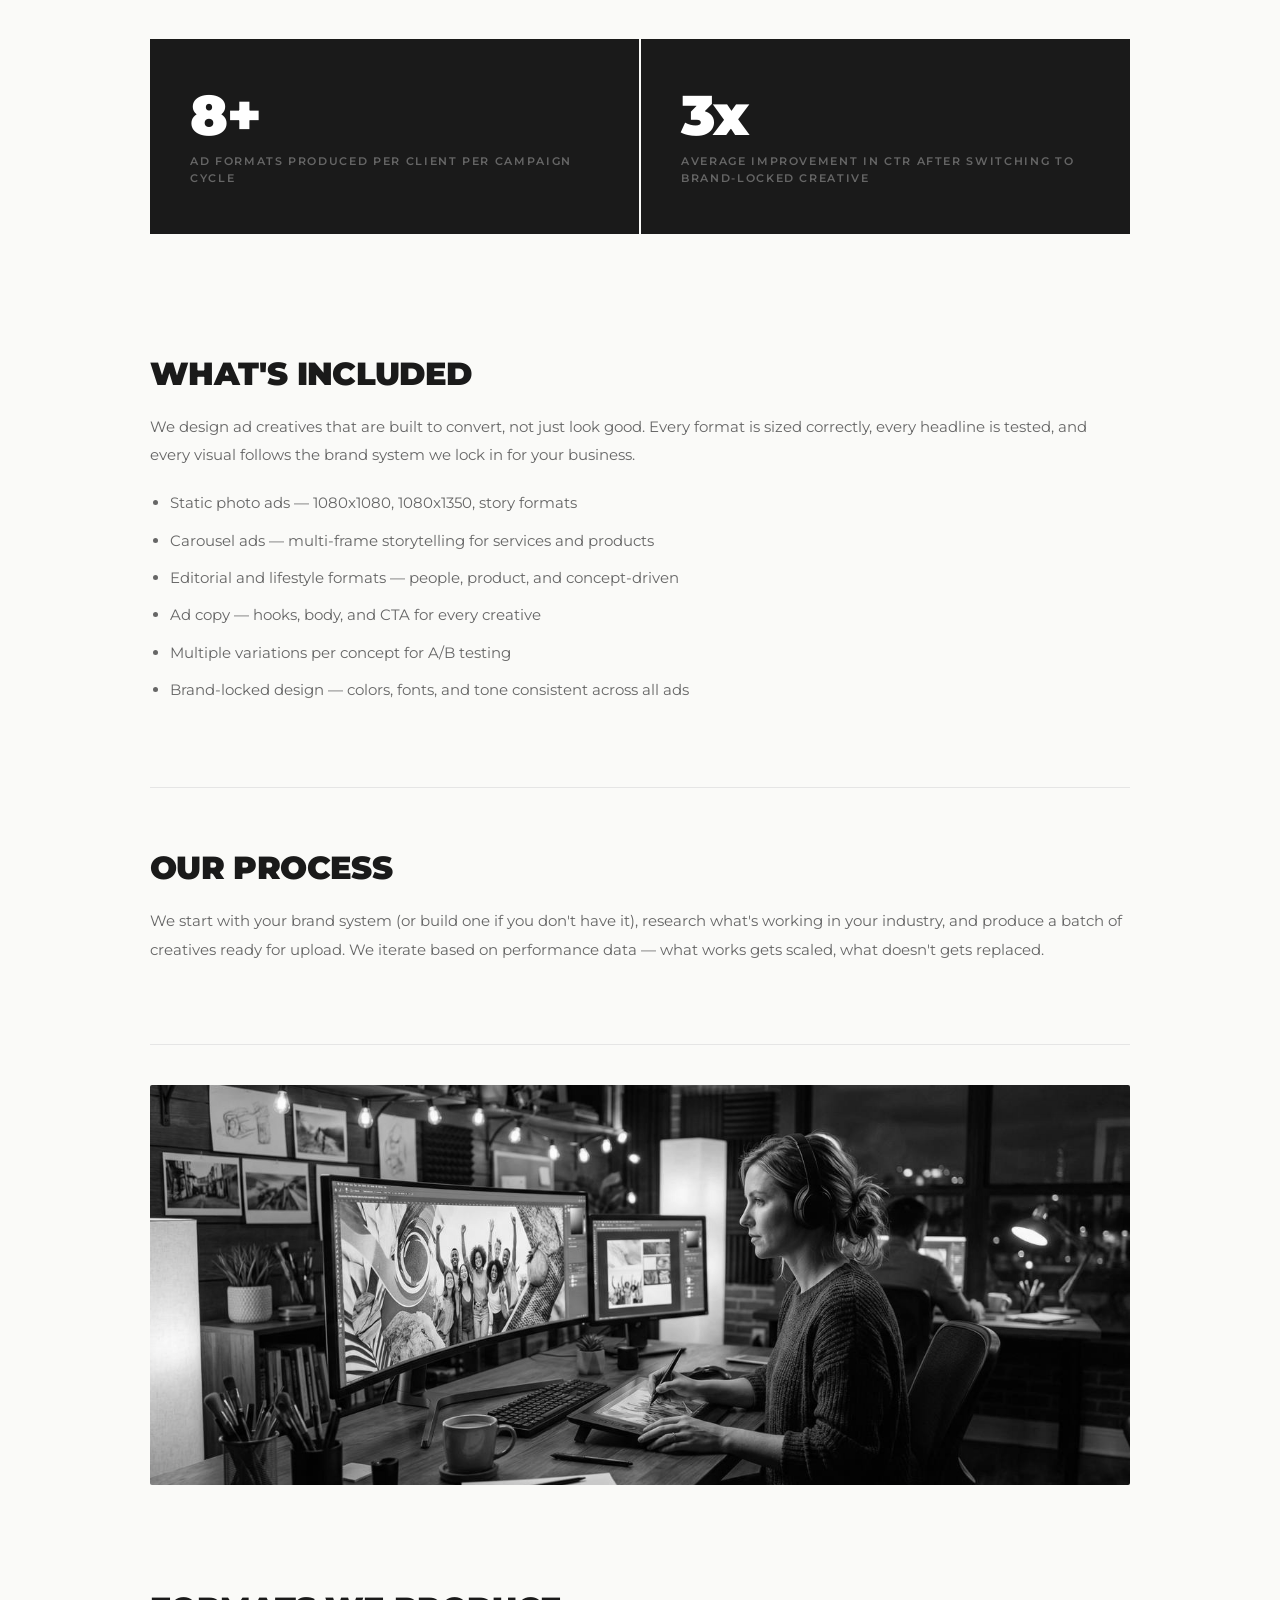
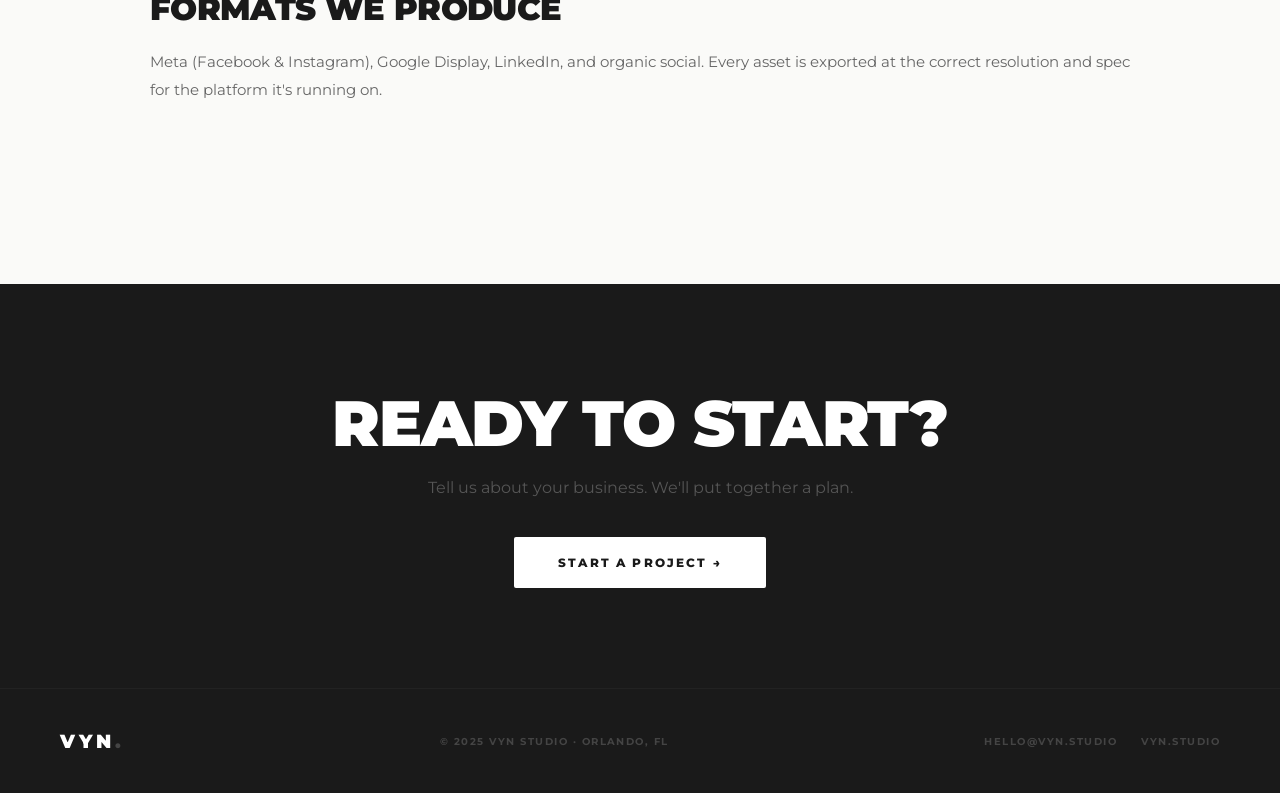
<file: ad-creative.html>
<!DOCTYPE html>
<html lang="en">
<head>
<meta charset="utf-8">
<meta name="viewport" content="width=device-width, initial-scale=1">
<title>Ad Creative — Vyn Studio | Orlando Digital Marketing Agency</title>
<meta name="description" content="Great targeting with weak creative is wasted money. We produce thumb-stopping ad visuals — photo ads, carousels, editorial formats, and motion concepts — e">
<link rel="canonical" href="https://vynstudio.com/ad-creative.html" />
<meta property="og:type" content="website" />
<meta property="og:url" content="https://vynstudio.com/ad-creative.html" />
<meta property="og:title" content="Ad Creative — Vyn Studio | Orlando Digital Marketing Agency" />
<meta property="og:description" content="We produce thumb-stopping ad visuals — photo ads, carousels, editorial formats, and motion concepts — engineered to perform." />
<meta property="og:image" content="https://vynstudio.com/img/ad-creative-hero.jpg" />
<meta property="og:site_name" content="Vyn Studio" />
<script type="application/ld+json">
{"@context":"https://schema.org","@type":"Service","name":"Ad Creative","provider":{"@type":"MarketingAgency","name":"Vyn Studio","url":"https://vynstudio.com"},"description":"Thumb-stopping ad visuals — photo ads, carousels, editorial formats, and motion concepts.","areaServed":"Orlando, FL","serviceType":"Ad Creative"}
</script>
<link href="https://fonts.googleapis.com/css2?family=Montserrat:wght@300;400;500;600;700;800;900&display=swap" rel="stylesheet">
<style>
* { margin:0; padding:0; box-sizing:border-box; }
html { scroll-behavior:smooth; }
body { background:#fafaf8; color:#1a1a1a; font-family:'Montserrat',sans-serif; overflow-x:hidden; }
nav { position:fixed; top:0; left:0; right:0; z-index:100; padding:24px 60px; display:flex; align-items:center; justify-content:space-between; background:rgba(250,250,248,0.96); backdrop-filter:blur(12px); border-bottom:1px solid #e5e5e5; }
.nav-logo { font-size:1.3rem; font-weight:900; letter-spacing:0.2em; color:#1a1a1a; text-decoration:none; }
.nav-logo span { color:#aaa; }
.nav-links { display:flex; gap:32px; align-items:center; }
.nav-link { font-size:0.7rem; font-weight:700; letter-spacing:0.2em; text-transform:uppercase; color:#888; text-decoration:none; transition:color 0.2s; }
.nav-link:hover, .nav-link.active { color:#1a1a1a; }
.nav-cta { background:#1a1a1a; color:#fafaf8 !important; padding:10px 24px; border-radius:2px; }
.hero { padding:160px 60px 100px; border-bottom:1px solid #e5e5e5; position:relative; overflow:hidden; }
.hero-dot-grid { position:absolute; inset:0; background-image:radial-gradient(circle,rgba(0,0,0,0.08) 1.5px,transparent 1.5px); background-size:28px 28px; -webkit-mask-image:linear-gradient(to right,transparent 30%,rgba(0,0,0,0.5) 65%,rgba(0,0,0,0.85) 100%); mask-image:linear-gradient(to right,transparent 30%,rgba(0,0,0,0.5) 65%,rgba(0,0,0,0.85) 100%); }
.hero-label { font-size:11px; font-weight:700; letter-spacing:0.3em; text-transform:uppercase; color:#aaa; display:flex; align-items:center; gap:12px; margin-bottom:28px; position:relative; }
.hero-label::before { content:''; display:block; width:28px; height:1px; background:#ccc; }
.hero h1 { font-size:clamp(3.5rem,8vw,7rem); font-weight:900; line-height:0.9; letter-spacing:-0.03em; color:#1a1a1a; text-transform:uppercase; margin-bottom:40px; position:relative; white-space:pre-line; }
.hero-intro { font-size:1.05rem; font-weight:400; color:#777; line-height:1.75; max-width:560px; position:relative; }
.content { max-width:1100px; margin:0 auto; padding:100px 60px; }
.content h2 { font-size:clamp(1.4rem,2.5vw,2rem); font-weight:900; text-transform:uppercase; letter-spacing:-0.02em; color:#1a1a1a; margin:0 0 20px; }
.content p { font-size:0.95rem; color:#666; line-height:1.85; margin-bottom:20px; }
.content ul { margin:0 0 24px 20px; }
.content ul li { font-size:0.95rem; color:#666; line-height:1.8; margin-bottom:10px; }
.content ul li strong { color:#1a1a1a; font-weight:700; }
.section-block { padding:60px 0; border-bottom:1px solid #e5e5e5; }
.section-block:last-of-type { border-bottom:none; }
.hero-img { width:100%; max-height:480px; object-fit:cover; margin-top:60px; border-radius:2px; filter:grayscale(100%); position:relative; }
.content-img { width:100%; max-height:400px; object-fit:cover; margin:40px 0; border-radius:2px; filter:grayscale(100%); }
.stats-row { display:grid; grid-template-columns:1fr 1fr; gap:2px; margin:60px 0; }
.stat-block { background:#1a1a1a; padding:48px 40px; }
.stat-num { font-size:3.5rem; font-weight:900; color:#fff; line-height:1; letter-spacing:-0.02em; margin-bottom:10px; }
.stat-label { font-size:11px; font-weight:600; letter-spacing:0.15em; text-transform:uppercase; color:#666; line-height:1.5; }
.services-nav { background:#f2f0eb; padding:60px; margin:0; }
.services-nav h3 { font-size:0.7rem; font-weight:700; letter-spacing:0.3em; text-transform:uppercase; color:#aaa; margin-bottom:28px; }
.services-list { display:flex; flex-wrap:wrap; gap:12px; }
.service-pill { background:#fff; border:1px solid #e5e5e5; padding:10px 20px; border-radius:2px; font-size:0.72rem; font-weight:700; letter-spacing:0.12em; text-transform:uppercase; color:#1a1a1a; text-decoration:none; transition:all 0.2s; }
.service-pill:hover, .service-pill.active { background:#1a1a1a; color:#fff; border-color:#1a1a1a; }
.cta-block { background:#1a1a1a; padding:100px 60px; text-align:center; }
.cta-block h2 { font-size:clamp(2rem,5vw,4rem); font-weight:900; color:#fff; text-transform:uppercase; letter-spacing:-0.02em; margin-bottom:16px; }
.cta-block p { font-size:1rem; color:#555; margin-bottom:40px; }
.cta-block a { background:#fff; color:#1a1a1a; font-size:12px; font-weight:800; letter-spacing:0.18em; text-transform:uppercase; padding:18px 44px; border-radius:2px; text-decoration:none; display:inline-block; }
footer { background:#1a1a1a; padding:40px 60px; border-top:1px solid #222; }
.footer-inner { display:flex; justify-content:space-between; align-items:center; flex-wrap:wrap; gap:16px; }
.footer-logo { font-size:1.2rem; font-weight:900; letter-spacing:0.2em; color:#fff; }
.footer-logo span { color:#444; }
.footer-copy { font-size:0.62rem; font-weight:700; letter-spacing:0.15em; text-transform:uppercase; color:#444; }
.footer-link { font-size:0.62rem; font-weight:700; letter-spacing:0.15em; text-transform:uppercase; color:#444; text-decoration:none; }
.footer-link:hover { color:#fff; }
@media (max-width:992px) {
  nav { padding:20px 32px; }
  .nav-links { display:none; }
  .hero { padding:120px 32px 80px; }
  .content { padding:60px 32px; }
  .stats-row { grid-template-columns:1fr; }
  .services-nav { padding:40px 32px; }
  .cta-block { padding:60px 32px; }
  footer { padding:32px; }
}
</style>
</head>
<body>

<nav>
  <a class="nav-logo" href="index.html">VYN<span>.</span></a>
  
  <div class="nav-links">
    <a class="nav-link" href="index.html">Home</a>
    <a class="nav-link" href="index.html#about">About</a>
    <a class="nav-link active" href="index.html#services">Services</a>
    <a class="nav-link" href="index.html#portfolio">Work</a>
    <a class="nav-link" href="blog.html">Blog</a>
    <a class="nav-link nav-cta" href="index.html#contact">Start a Project</a>
  </div>

</nav>

<div class="hero">
  <div class="hero-dot-grid"></div>
  <div class="hero-label">Static · Carousel · Video Concepts</div>
  <h1>CREATIVE
THAT STOPS
THE SCROLL.</h1>
  <p class="hero-intro">Great targeting with weak creative is wasted money. We produce thumb-stopping ad visuals — photo ads, carousels, editorial formats, and motion concepts — engineered to perform across every platform and format.</p>
  <img class="hero-img" src="img/ad-creative-hero.jpg" alt="Ad creative design process" loading="lazy" width="1400" height="600">
</div>

<div class="services-nav">
  <h3>All Services</h3>
  <div class="services-list">
    <a href="paid-advertising.html" class="service-pill">Paid Advertising</a>
        <a href="ad-creative.html" class="service-pill active">Ad Creative</a>
        <a href="web-development.html" class="service-pill">Web Development</a>
        <a href="brand-design.html" class="service-pill">Brand Design</a>
        <a href="seo.html" class="service-pill">SEO</a>
        <a href="crm-automation.html" class="service-pill">CRM & Automation</a>
        
  </div>
</div>

<div class="content">
  <div class="stats-row">
    <div class="stat-block">
      <div class="stat-num">8+</div>
      <div class="stat-label">ad formats produced per client per campaign cycle</div>
    </div>
    <div class="stat-block">
      <div class="stat-num">3x</div>
      <div class="stat-label">average improvement in CTR after switching to brand-locked creative</div>
    </div>
  </div>
  
      <div class="section-block">
        <h2>What's Included</h2>
        <p>We design ad creatives that are built to convert, not just look good. Every format is sized correctly, every headline is tested, and every visual follows the brand system we lock in for your business.</p>
        <ul><li>Static photo ads — 1080x1080, 1080x1350, story formats</li><li>Carousel ads — multi-frame storytelling for services and products</li><li>Editorial and lifestyle formats — people, product, and concept-driven</li><li>Ad copy — hooks, body, and CTA for every creative</li><li>Multiple variations per concept for A/B testing</li><li>Brand-locked design — colors, fonts, and tone consistent across all ads</li></ul>
      </div>
      <div class="section-block">
        <h2>Our Process</h2>
        <p>We start with your brand system (or build one if you don't have it), research what's working in your industry, and produce a batch of creatives ready for upload. We iterate based on performance data — what works gets scaled, what doesn't gets replaced.</p>
        
      </div>
      <img class="content-img" src="img/ad-creative-content.jpg" alt="Creative ad formats" loading="lazy" width="1400" height="420">
      <div class="section-block">
        <h2>Formats We Produce</h2>
        <p>Meta (Facebook & Instagram), Google Display, LinkedIn, and organic social. Every asset is exported at the correct resolution and spec for the platform it's running on.</p>
        
      </div>
</div>

<div class="cta-block">
  <h2>READY TO
START?</h2>
  <p>Tell us about your business. We'll put together a plan.</p>
  <a href="index.html#contact">Start a Project →</a>
</div>

<footer>
  <div class="footer-inner">
    <div class="footer-logo">VYN<span>.</span></div>
    <div class="footer-copy">© 2025 Vyn Studio · Orlando, FL</div>
    <div style="display:flex;gap:24px;">
      <a class="footer-link" href="mailto:hello@vyn.studio">hello@vyn.studio</a>
      <a class="footer-link" href="index.html">vyn.studio</a>
    </div>
  </div>
</footer>

</body>
</html>
</file>
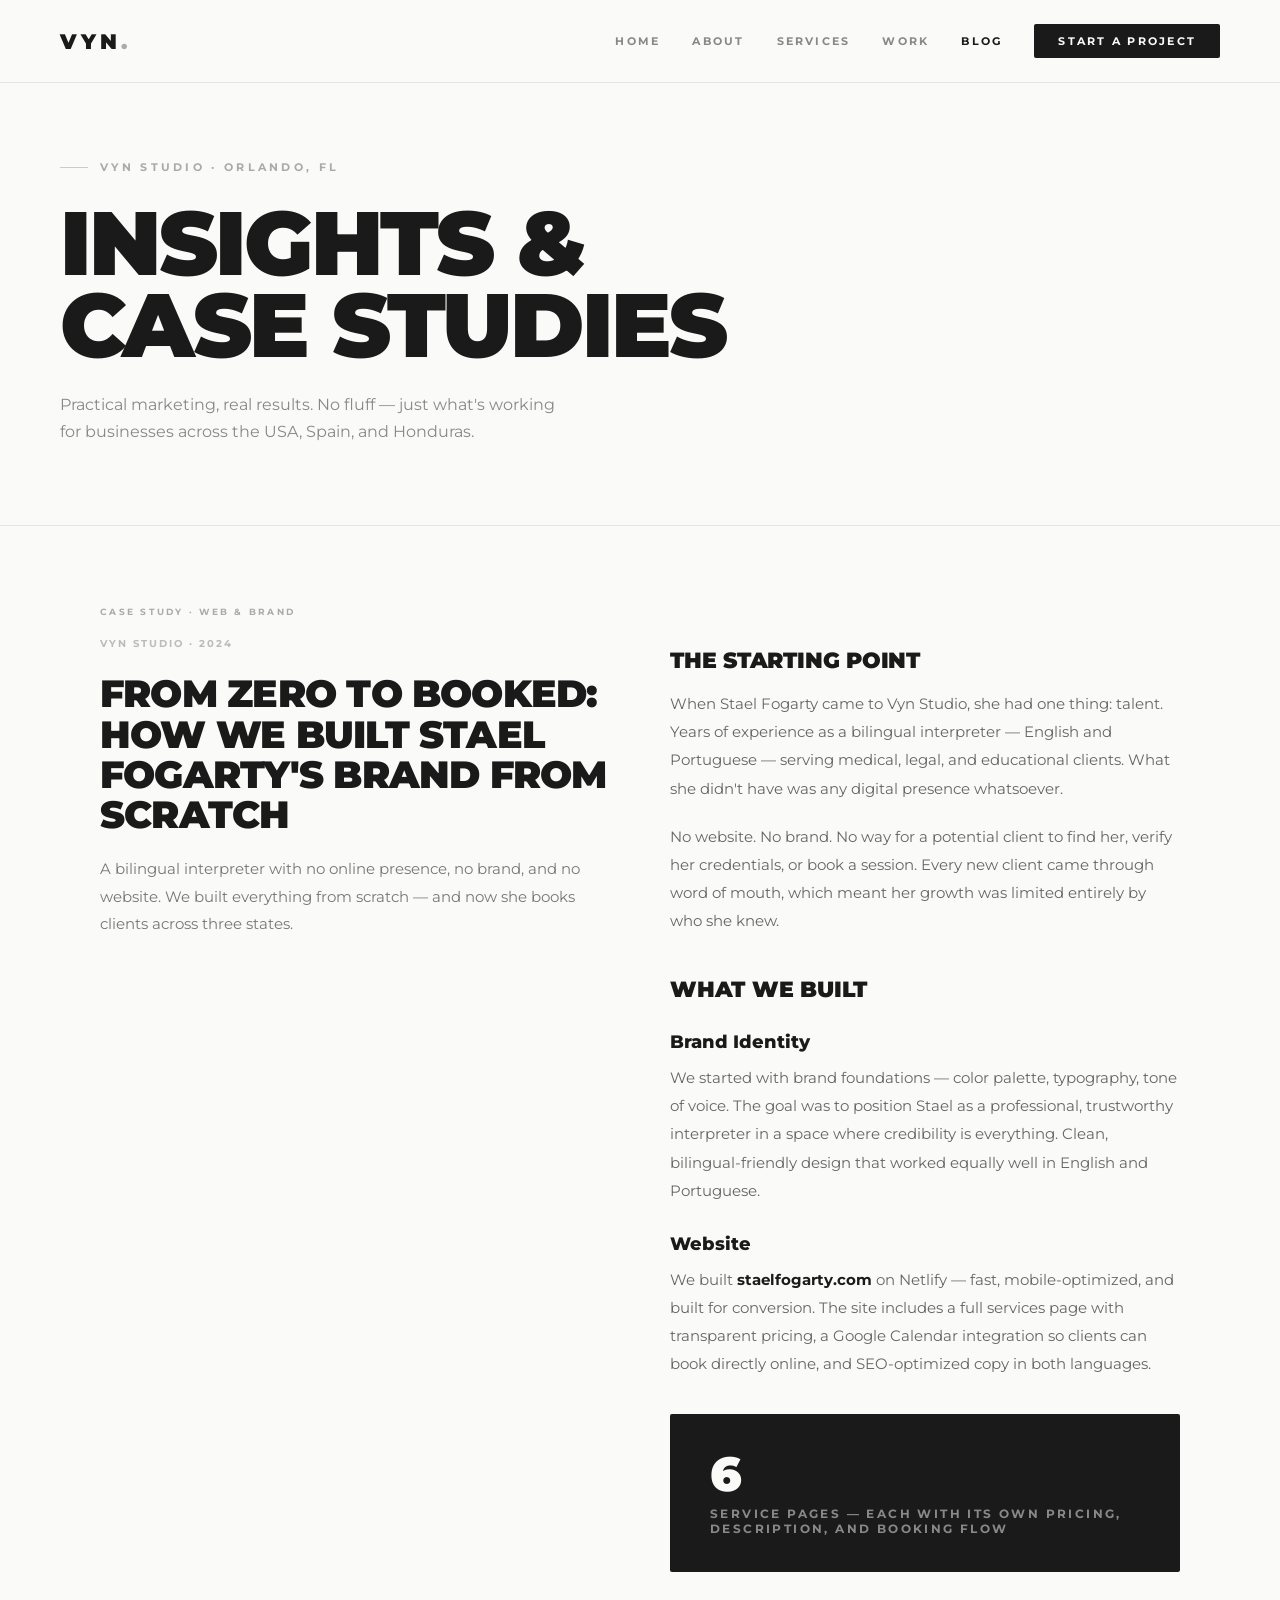
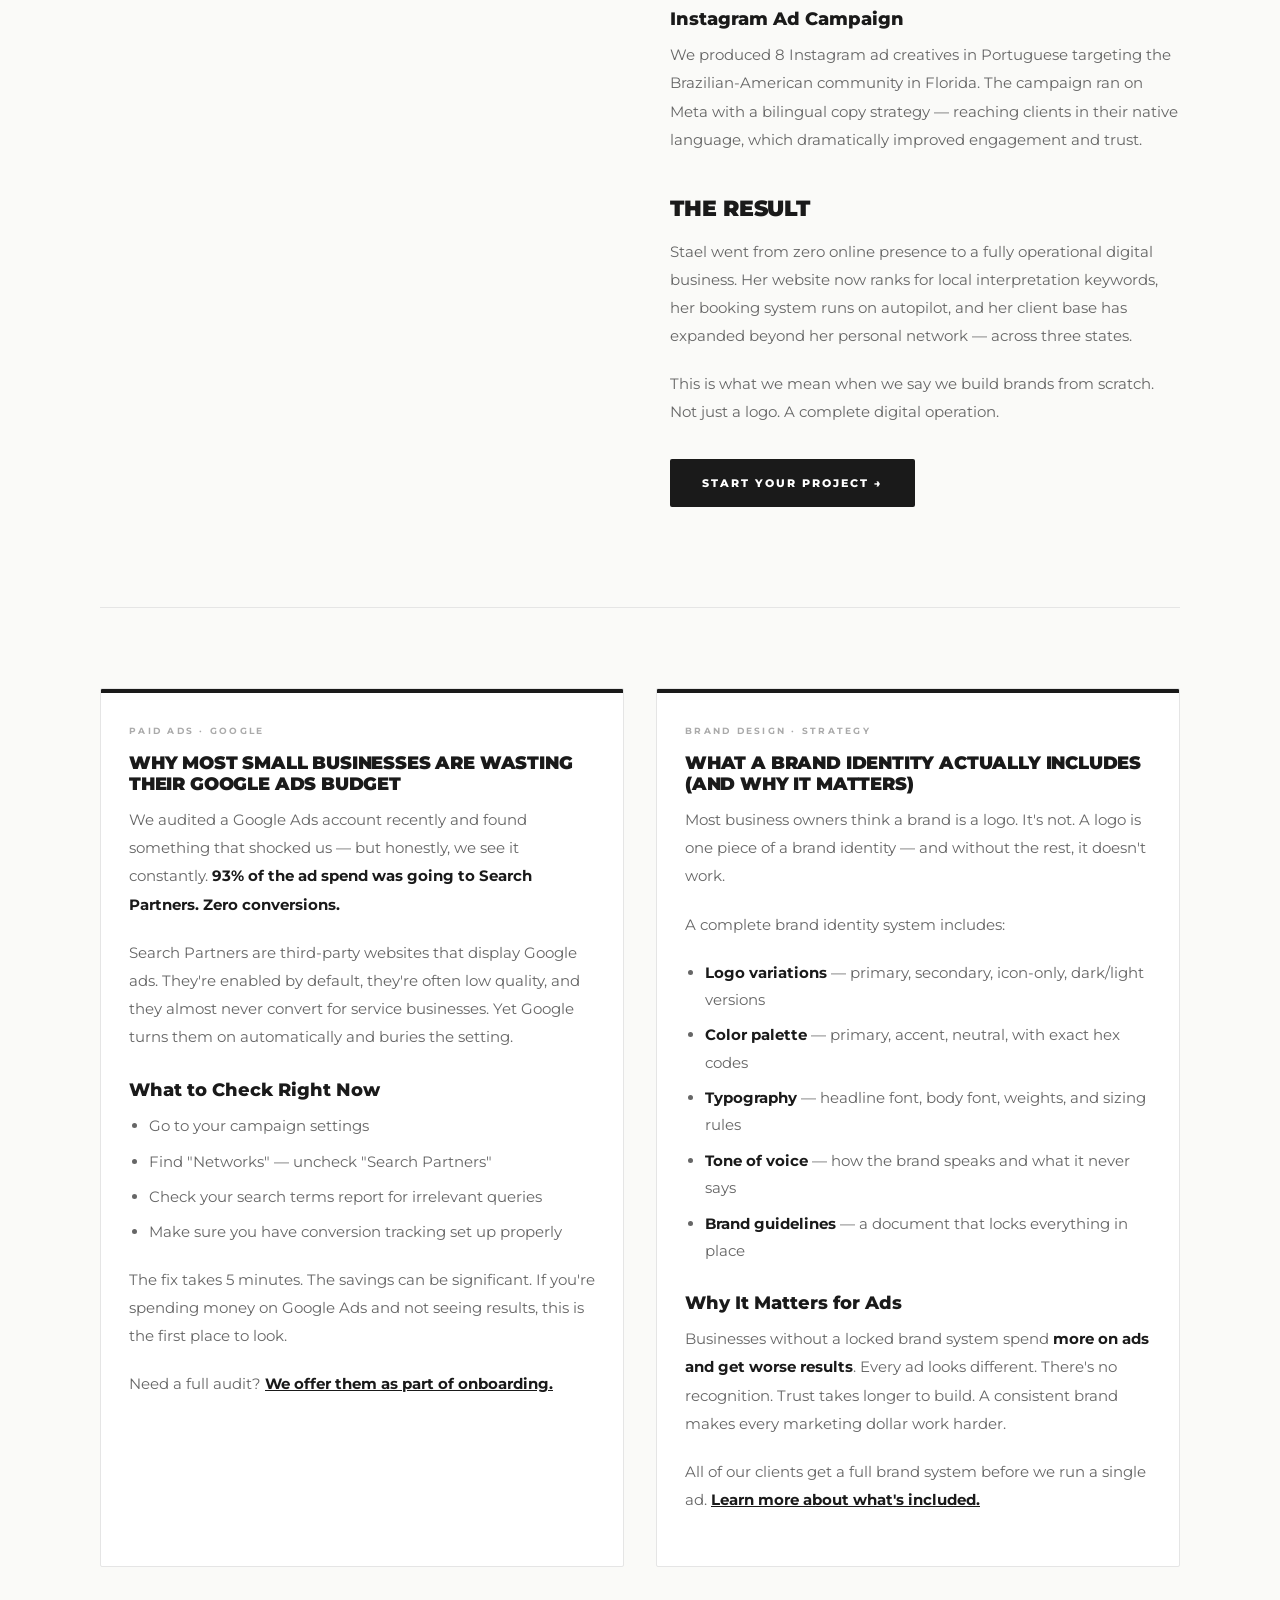
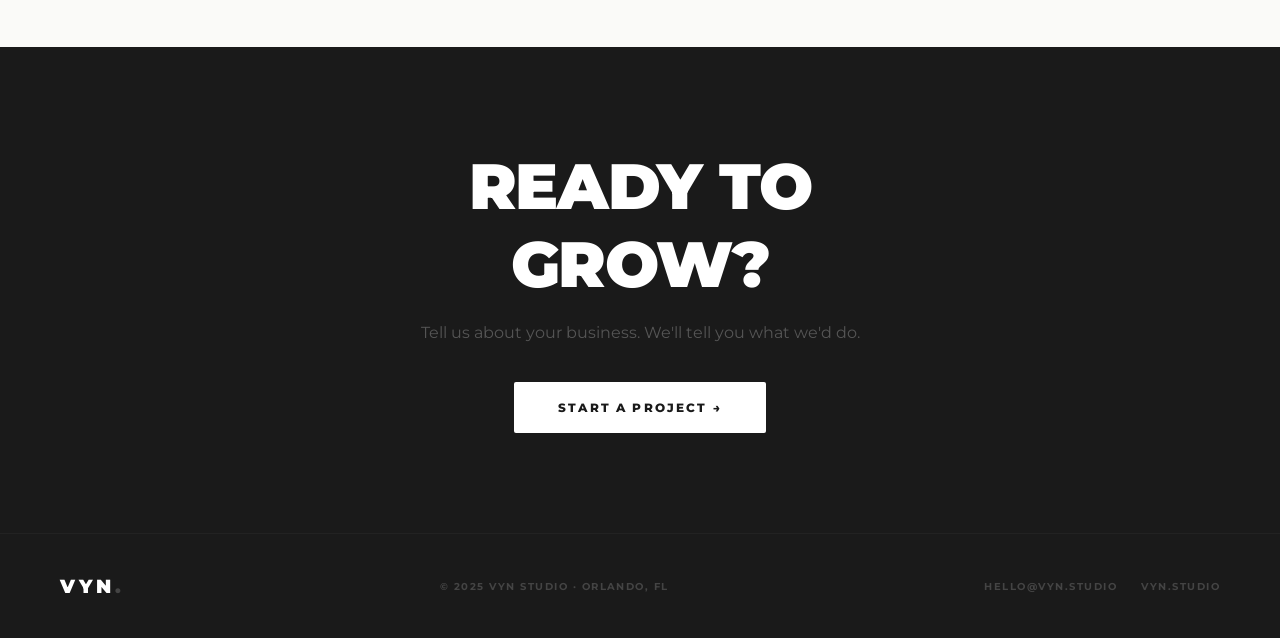
<file: blog.html>
<!DOCTYPE html>
<html lang="en">
<head>
<meta charset="utf-8">
<meta name="viewport" content="width=device-width, initial-scale=1">
<title>Blog — Vyn Studio | Digital Marketing Agency, Orlando FL</title>
<meta name="description" content="Insights on paid advertising, brand design, web development, and CRM from Vyn Studio — Orlando's full-service digital marketing agency.">
<link rel="canonical" href="https://vynstudio.com/blog.html" />
<meta property="og:type" content="website" />
<meta property="og:url" content="https://vynstudio.com/blog.html" />
<meta property="og:title" content="Blog — Vyn Studio | Digital Marketing Agency, Orlando FL" />
<meta property="og:description" content="Insights on paid advertising, brand design, web development, and CRM from Vyn Studio — Orlando's full-service digital marketing agency." />
<meta property="og:image" content="https://vynstudio.com/og-image.jpg" />
<meta property="og:site_name" content="Vyn Studio" />
<script type="application/ld+json">
{"@context":"https://schema.org","@type":"Blog","name":"Vyn Studio Blog","url":"https://vynstudio.com/blog.html","publisher":{"@type":"MarketingAgency","name":"Vyn Studio","url":"https://vynstudio.com"},"description":"Insights on paid advertising, brand design, web development, and CRM."}
</script>
<link href="https://fonts.googleapis.com/css2?family=Montserrat:wght@300;400;500;600;700;800;900&family=Playfair+Display:ital@1&display=swap" rel="stylesheet">
<style>
* { margin:0; padding:0; box-sizing:border-box; }
html { scroll-behavior:smooth; }
body { background:#fafaf8; color:#1a1a1a; font-family:'Montserrat',sans-serif; overflow-x:hidden; }

/* NAV */
nav { position:fixed; top:0; left:0; right:0; z-index:100; padding:24px 60px; display:flex; align-items:center; justify-content:space-between; background:rgba(250,250,248,0.96); backdrop-filter:blur(12px); border-bottom:1px solid #e5e5e5; }
.nav-logo { font-size:1.3rem; font-weight:900; letter-spacing:0.2em; color:#1a1a1a; text-decoration:none; }
.nav-logo span { color:#aaa; }
.nav-links { display:flex; gap:32px; align-items:center; }
.nav-link { font-size:0.7rem; font-weight:700; letter-spacing:0.2em; text-transform:uppercase; color:#888; text-decoration:none; transition:color 0.2s; }
.nav-link:hover, .nav-link.active { color:#1a1a1a; }
.nav-cta { background:#1a1a1a; color:#fafaf8 !important; padding:10px 24px; border-radius:2px; }

/* HERO */
.blog-hero { padding:160px 60px 80px; border-bottom:1px solid #e5e5e5; }
.blog-hero-label { font-size:11px; font-weight:700; letter-spacing:0.3em; text-transform:uppercase; color:#aaa; display:flex; align-items:center; gap:12px; margin-bottom:28px; }
.blog-hero-label::before { content:''; display:block; width:28px; height:1px; background:#ccc; }
.blog-hero h1 { font-size:clamp(3rem,7vw,6rem); font-weight:900; line-height:0.92; letter-spacing:-0.03em; color:#1a1a1a; text-transform:uppercase; margin-bottom:24px; }
.blog-hero-sub { font-size:1rem; font-weight:400; color:#888; max-width:500px; line-height:1.7; }

/* ARTICLES */
.articles-wrap { max-width:1200px; margin:0 auto; padding:80px 60px; }

/* Featured article */
.article-featured { display:grid; grid-template-columns:1fr 1fr; gap:60px; align-items:start; padding-bottom:80px; border-bottom:1px solid #e5e5e5; margin-bottom:80px; }
.featured-tag { font-size:9px; font-weight:700; letter-spacing:0.25em; text-transform:uppercase; color:#aaa; margin-bottom:20px; }
.featured-title { font-size:clamp(1.6rem,3vw,2.4rem); font-weight:900; line-height:1.05; color:#1a1a1a; text-transform:uppercase; letter-spacing:-0.02em; margin-bottom:20px; }
.featured-excerpt { font-size:0.95rem; color:#777; line-height:1.8; margin-bottom:32px; }
.featured-meta { font-size:10px; font-weight:700; letter-spacing:0.2em; text-transform:uppercase; color:#bbb; margin-bottom:24px; }

/* Article content */
.article-body h2 { font-size:1.4rem; font-weight:900; text-transform:uppercase; letter-spacing:-0.01em; color:#1a1a1a; margin:40px 0 16px; }
.article-body h3 { font-size:1.1rem; font-weight:800; color:#1a1a1a; margin:28px 0 12px; }
.article-body p { font-size:0.95rem; color:#666; line-height:1.85; margin-bottom:20px; }
.article-body ul { margin:0 0 20px 20px; }
.article-body ul li { font-size:0.95rem; color:#666; line-height:1.8; margin-bottom:8px; }
.article-body strong { color:#1a1a1a; font-weight:700; }
.article-divider { border:none; border-top:1px solid #e5e5e5; margin:60px 0; }

/* Stat callout */
.stat-callout { background:#1a1a1a; color:#fafaf8; padding:36px 40px; border-radius:2px; margin:36px 0; }
.stat-callout .stat-num { font-size:3rem; font-weight:900; letter-spacing:-0.02em; line-height:1; margin-bottom:8px; }
.stat-callout .stat-label { font-size:12px; font-weight:700; letter-spacing:0.2em; text-transform:uppercase; color:#888; }

/* Article grid for secondary posts */
.articles-grid { display:grid; grid-template-columns:1fr 1fr; gap:32px; }
.article-card { background:#fff; border:1px solid #e5e5e5; border-radius:2px; overflow:hidden; }
.article-card-top { height:4px; background:#1a1a1a; }
.article-card-body { padding:32px 28px; }
.card-tag { font-size:9px; font-weight:700; letter-spacing:0.25em; text-transform:uppercase; color:#aaa; margin-bottom:16px; }
.card-title { font-size:1.1rem; font-weight:900; color:#1a1a1a; line-height:1.2; text-transform:uppercase; letter-spacing:-0.01em; margin-bottom:12px; }
.card-excerpt { font-size:13px; color:#888; line-height:1.7; margin-bottom:24px; }
.card-link { font-size:10px; font-weight:700; letter-spacing:0.2em; text-transform:uppercase; color:#1a1a1a; text-decoration:none; display:flex; align-items:center; gap:6px; }

/* CTA section */
.blog-cta { background:#1a1a1a; padding:100px 60px; text-align:center; }
.blog-cta h2 { font-size:clamp(2rem,5vw,4rem); font-weight:900; color:#fff; text-transform:uppercase; letter-spacing:-0.02em; margin-bottom:20px; }
.blog-cta p { font-size:1rem; color:#555; margin-bottom:40px; }
.blog-cta a { background:#fff; color:#1a1a1a; font-size:12px; font-weight:800; letter-spacing:0.18em; text-transform:uppercase; padding:18px 44px; border-radius:2px; text-decoration:none; display:inline-block; }

/* Footer */
footer { background:#1a1a1a; padding:40px 60px; border-top:1px solid #222; }
.footer-inner { display:flex; justify-content:space-between; align-items:center; flex-wrap:wrap; gap:16px; }
.footer-logo { font-size:1.2rem; font-weight:900; letter-spacing:0.2em; color:#fff; }
.footer-logo span { color:#444; }
.footer-copy { font-size:0.62rem; font-weight:700; letter-spacing:0.15em; text-transform:uppercase; color:#444; }
.footer-link { font-size:0.62rem; font-weight:700; letter-spacing:0.15em; text-transform:uppercase; color:#444; text-decoration:none; }
.footer-link:hover { color:#fff; }

@media (max-width:992px) {
  nav { padding:20px 32px; }
  .nav-links { display:none; }
  .blog-hero { padding:120px 32px 60px; }
  .articles-wrap { padding:60px 32px; }
  .article-featured { grid-template-columns:1fr; gap:32px; }
  .articles-grid { grid-template-columns:1fr; }
  .blog-cta { padding:60px 32px; }
  footer { padding:32px; }
}
</style>
</head>
<body>

<nav>
  <a class="nav-logo" href="index.html">VYN<span>.</span></a>
  <div class="nav-links">
    <a class="nav-link" href="index.html">Home</a>
    <a class="nav-link" href="index.html#about">About</a>
    <a class="nav-link" href="index.html#services">Services</a>
    <a class="nav-link" href="index.html#portfolio">Work</a>
    <a class="nav-link active" href="blog.html">Blog</a>
    <a class="nav-link nav-cta" href="index.html#contact">Start a Project</a>
  </div>
</nav>

<!-- HERO -->
<div class="blog-hero">
  <div class="blog-hero-label">Vyn Studio · Orlando, FL</div>
  <h1>Insights &<br>Case Studies</h1>
  <p class="blog-hero-sub">Practical marketing, real results. No fluff — just what's working for businesses across the USA, Spain, and Honduras.</p>
</div>

<!-- ARTICLES -->
<div class="articles-wrap">

  <!-- FEATURED: Stael Case Study -->
  <div id="stael" class="article-featured">
    <div>
      <div class="featured-tag">Case Study · Web & Brand</div>
      <div class="featured-meta">Vyn Studio · 2024</div>
      <h2 class="featured-title">From Zero to Booked: How We Built Stael Fogarty's Brand From Scratch</h2>
      <p class="featured-excerpt">A bilingual interpreter with no online presence, no brand, and no website. We built everything from scratch — and now she books clients across three states.</p>
    </div>
    <div class="article-body">
      <h2>The Starting Point</h2>
      <p>When Stael Fogarty came to Vyn Studio, she had one thing: talent. Years of experience as a bilingual interpreter — English and Portuguese — serving medical, legal, and educational clients. What she didn't have was any digital presence whatsoever.</p>
      <p>No website. No brand. No way for a potential client to find her, verify her credentials, or book a session. Every new client came through word of mouth, which meant her growth was limited entirely by who she knew.</p>

      <h2>What We Built</h2>
      <h3>Brand Identity</h3>
      <p>We started with brand foundations — color palette, typography, tone of voice. The goal was to position Stael as a professional, trustworthy interpreter in a space where credibility is everything. Clean, bilingual-friendly design that worked equally well in English and Portuguese.</p>

      <h3>Website</h3>
      <p>We built <strong>staelfogarty.com</strong> on Netlify — fast, mobile-optimized, and built for conversion. The site includes a full services page with transparent pricing, a Google Calendar integration so clients can book directly online, and SEO-optimized copy in both languages.</p>

      <div class="stat-callout">
        <div class="stat-num">6</div>
        <div class="stat-label">Service pages — each with its own pricing, description, and booking flow</div>
      </div>

      <h3>Instagram Ad Campaign</h3>
      <p>We produced 8 Instagram ad creatives in Portuguese targeting the Brazilian-American community in Florida. The campaign ran on Meta with a bilingual copy strategy — reaching clients in their native language, which dramatically improved engagement and trust.</p>

      <h2>The Result</h2>
      <p>Stael went from zero online presence to a fully operational digital business. Her website now ranks for local interpretation keywords, her booking system runs on autopilot, and her client base has expanded beyond her personal network — across three states.</p>
      <p>This is what we mean when we say we build brands from scratch. Not just a logo. A complete digital operation.</p>

      <p style="margin-top:32px;"><a href="index.html#contact" style="background:#1a1a1a;color:#fff;font-size:11px;font-weight:800;letter-spacing:0.18em;text-transform:uppercase;padding:14px 32px;border-radius:2px;text-decoration:none;display:inline-block;">Start Your Project →</a></p>
    </div>
  </div>

  <!-- SECONDARY ARTICLES -->
  <div class="articles-grid">

    <div id="google-ads" class="article-card">
      <div class="article-card-top"></div>
      <div class="article-card-body">
        <div class="card-tag">Paid Ads · Google</div>
        <h3 class="card-title">Why Most Small Businesses Are Wasting Their Google Ads Budget</h3>
        <div class="article-body">
          <p>We audited a Google Ads account recently and found something that shocked us — but honestly, we see it constantly. <strong>93% of the ad spend was going to Search Partners. Zero conversions.</strong></p>
          <p>Search Partners are third-party websites that display Google ads. They're enabled by default, they're often low quality, and they almost never convert for service businesses. Yet Google turns them on automatically and buries the setting.</p>

          <h3>What to Check Right Now</h3>
          <ul>
            <li>Go to your campaign settings</li>
            <li>Find "Networks" — uncheck "Search Partners"</li>
            <li>Check your search terms report for irrelevant queries</li>
            <li>Make sure you have conversion tracking set up properly</li>
          </ul>

          <p>The fix takes 5 minutes. The savings can be significant. If you're spending money on Google Ads and not seeing results, this is the first place to look.</p>
          <p>Need a full audit? <a href="index.html#contact" style="color:#1a1a1a;font-weight:700;">We offer them as part of onboarding.</a></p>
        </div>
      </div>
    </div>

    <div id="brand-identity" class="article-card">
      <div class="article-card-top"></div>
      <div class="article-card-body">
        <div class="card-tag">Brand Design · Strategy</div>
        <h3 class="card-title">What a Brand Identity Actually Includes (and Why It Matters)</h3>
        <div class="article-body">
          <p>Most business owners think a brand is a logo. It's not. A logo is one piece of a brand identity — and without the rest, it doesn't work.</p>
          <p>A complete brand identity system includes:</p>
          <ul>
            <li><strong>Logo variations</strong> — primary, secondary, icon-only, dark/light versions</li>
            <li><strong>Color palette</strong> — primary, accent, neutral, with exact hex codes</li>
            <li><strong>Typography</strong> — headline font, body font, weights, and sizing rules</li>
            <li><strong>Tone of voice</strong> — how the brand speaks and what it never says</li>
            <li><strong>Brand guidelines</strong> — a document that locks everything in place</li>
          </ul>

          <h3>Why It Matters for Ads</h3>
          <p>Businesses without a locked brand system spend <strong>more on ads and get worse results</strong>. Every ad looks different. There's no recognition. Trust takes longer to build. A consistent brand makes every marketing dollar work harder.</p>
          <p>All of our clients get a full brand system before we run a single ad. <a href="index.html#contact" style="color:#1a1a1a;font-weight:700;">Learn more about what's included.</a></p>
        </div>
      </div>
    </div>

  </div>
</div>

<!-- CTA -->
<div class="blog-cta">
  <h2>READY TO<br>GROW?</h2>
  <p>Tell us about your business. We'll tell you what we'd do.</p>
  <a href="index.html#contact">Start a Project →</a>
</div>

<!-- FOOTER -->
<footer>
  <div class="footer-inner">
    <div class="footer-logo">VYN<span>.</span></div>
    <div class="footer-copy">© 2025 Vyn Studio · Orlando, FL</div>
    <div style="display:flex;gap:24px;">
      <a class="footer-link" href="mailto:hello@vyn.studio">hello@vyn.studio</a>
      <a class="footer-link" href="index.html">vyn.studio</a>
    </div>
  </div>
</footer>

</body>
</html>
</file>
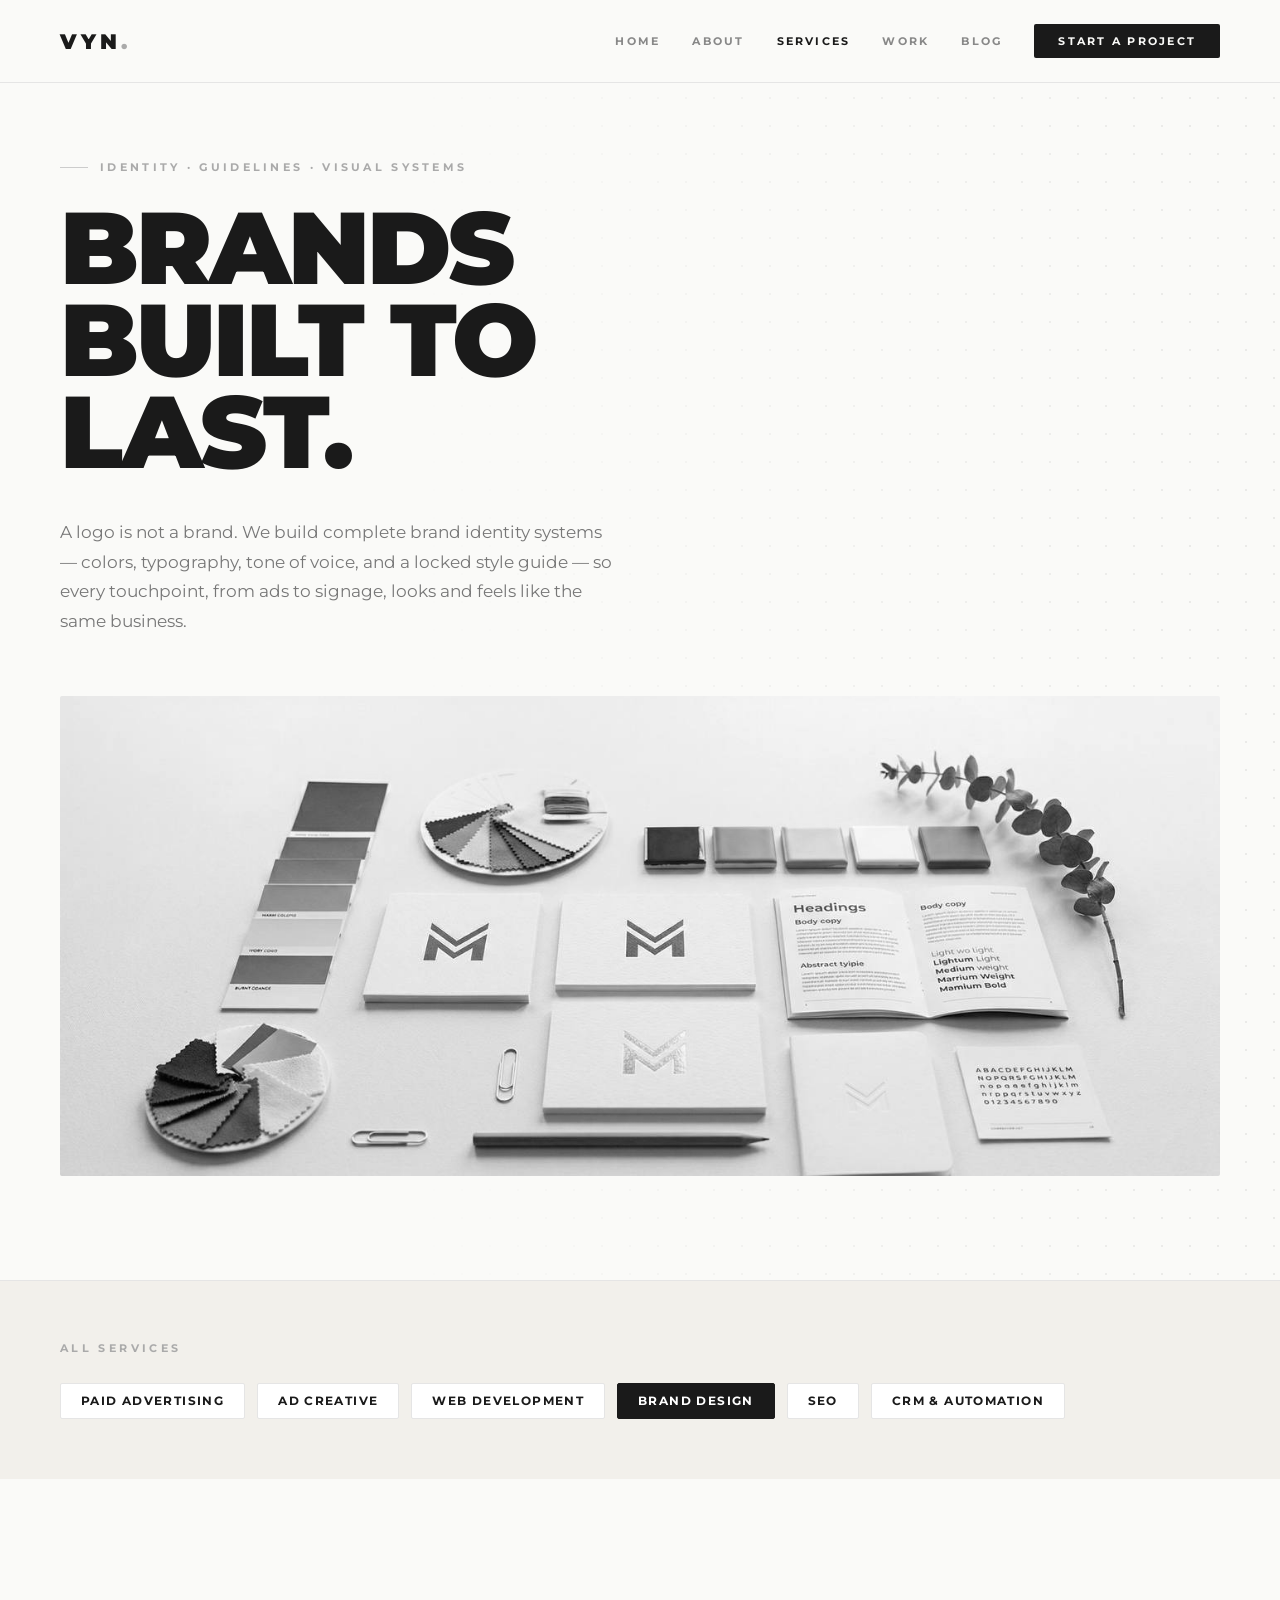
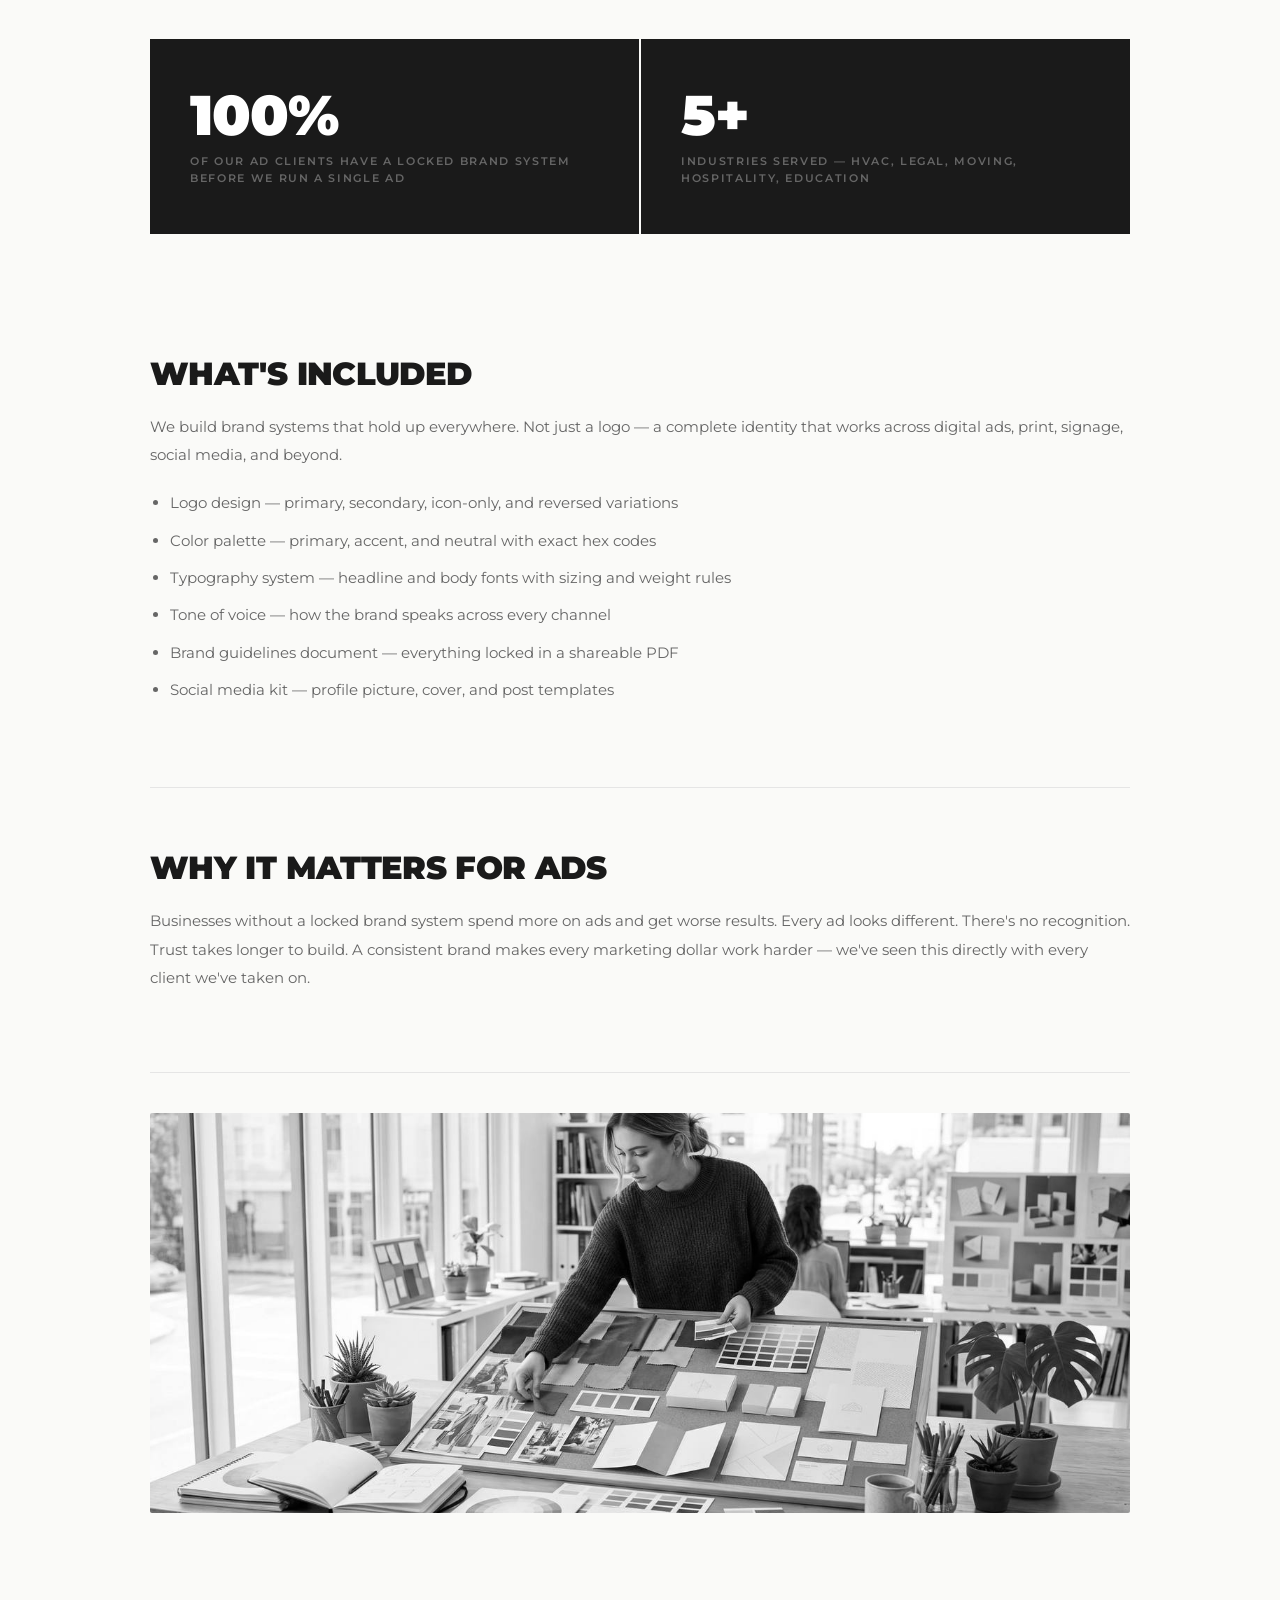
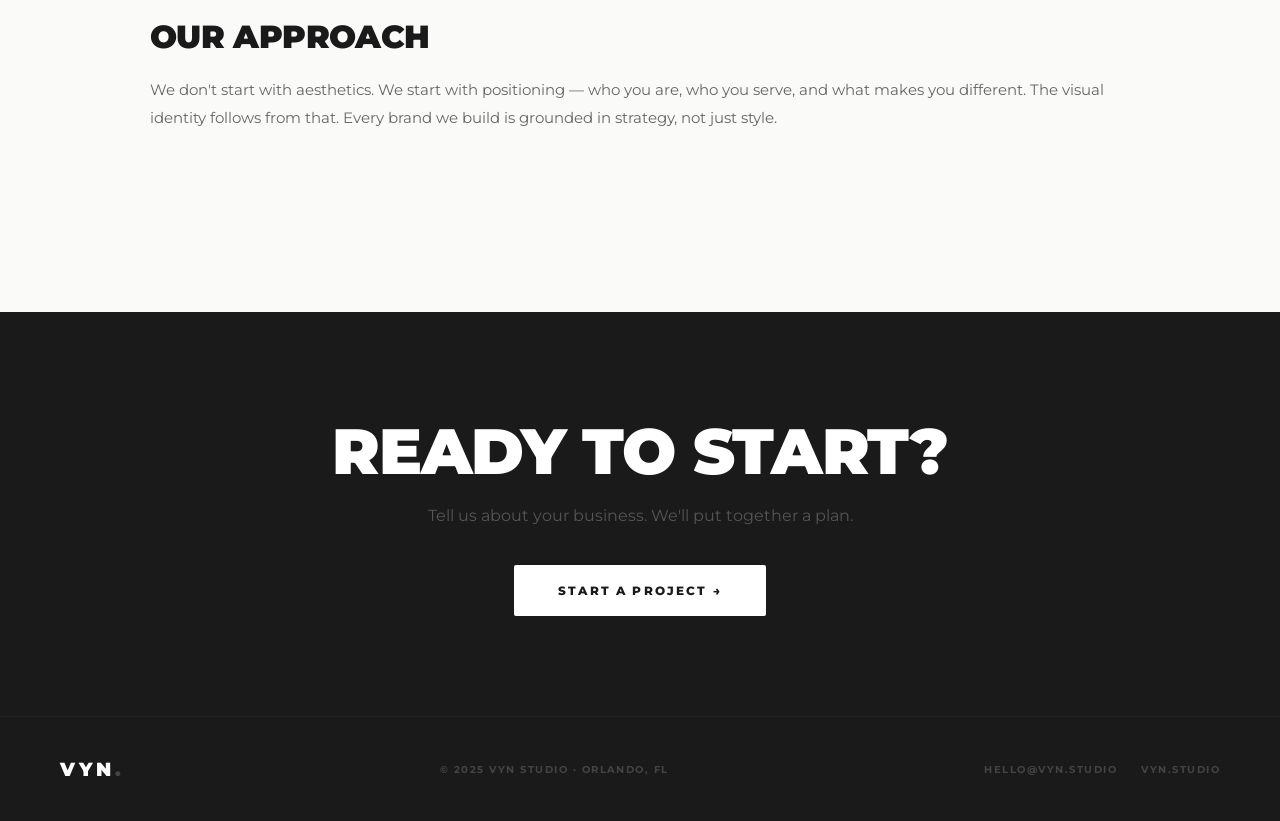
<file: brand-design.html>
<!DOCTYPE html>
<html lang="en">
<head>
<meta charset="utf-8">
<meta name="viewport" content="width=device-width, initial-scale=1">
<title>Brand Design — Vyn Studio | Orlando Digital Marketing Agency</title>
<meta name="description" content="A logo is not a brand. We build complete brand identity systems — colors, typography, tone of voice, and a locked style guide — so every touchpoint, from a">
<link rel="canonical" href="https://vynstudio.com/brand-design.html" />
<meta property="og:type" content="website" />
<meta property="og:url" content="https://vynstudio.com/brand-design.html" />
<meta property="og:title" content="Brand Design — Vyn Studio | Orlando Digital Marketing Agency" />
<meta property="og:description" content="Complete brand identity systems — colors, typography, tone of voice, and a locked style guide for every touchpoint." />
<meta property="og:image" content="https://vynstudio.com/img/brand-hero.jpg" />
<meta property="og:site_name" content="Vyn Studio" />
<script type="application/ld+json">
{"@context":"https://schema.org","@type":"Service","name":"Brand Design","provider":{"@type":"MarketingAgency","name":"Vyn Studio","url":"https://vynstudio.com"},"description":"Complete brand identity systems — colors, typography, tone of voice, and locked style guides.","areaServed":"Orlando, FL","serviceType":"Brand Design"}
</script>
<link href="https://fonts.googleapis.com/css2?family=Montserrat:wght@300;400;500;600;700;800;900&display=swap" rel="stylesheet">
<style>
* { margin:0; padding:0; box-sizing:border-box; }
html { scroll-behavior:smooth; }
body { background:#fafaf8; color:#1a1a1a; font-family:'Montserrat',sans-serif; overflow-x:hidden; }
nav { position:fixed; top:0; left:0; right:0; z-index:100; padding:24px 60px; display:flex; align-items:center; justify-content:space-between; background:rgba(250,250,248,0.96); backdrop-filter:blur(12px); border-bottom:1px solid #e5e5e5; }
.nav-logo { font-size:1.3rem; font-weight:900; letter-spacing:0.2em; color:#1a1a1a; text-decoration:none; }
.nav-logo span { color:#aaa; }
.nav-links { display:flex; gap:32px; align-items:center; }
.nav-link { font-size:0.7rem; font-weight:700; letter-spacing:0.2em; text-transform:uppercase; color:#888; text-decoration:none; transition:color 0.2s; }
.nav-link:hover, .nav-link.active { color:#1a1a1a; }
.nav-cta { background:#1a1a1a; color:#fafaf8 !important; padding:10px 24px; border-radius:2px; }
.hero { padding:160px 60px 100px; border-bottom:1px solid #e5e5e5; position:relative; overflow:hidden; }
.hero-dot-grid { position:absolute; inset:0; background-image:radial-gradient(circle,rgba(0,0,0,0.08) 1.5px,transparent 1.5px); background-size:28px 28px; -webkit-mask-image:linear-gradient(to right,transparent 30%,rgba(0,0,0,0.5) 65%,rgba(0,0,0,0.85) 100%); mask-image:linear-gradient(to right,transparent 30%,rgba(0,0,0,0.5) 65%,rgba(0,0,0,0.85) 100%); }
.hero-label { font-size:11px; font-weight:700; letter-spacing:0.3em; text-transform:uppercase; color:#aaa; display:flex; align-items:center; gap:12px; margin-bottom:28px; position:relative; }
.hero-label::before { content:''; display:block; width:28px; height:1px; background:#ccc; }
.hero h1 { font-size:clamp(3.5rem,8vw,7rem); font-weight:900; line-height:0.9; letter-spacing:-0.03em; color:#1a1a1a; text-transform:uppercase; margin-bottom:40px; position:relative; white-space:pre-line; }
.hero-intro { font-size:1.05rem; font-weight:400; color:#777; line-height:1.75; max-width:560px; position:relative; }
.content { max-width:1100px; margin:0 auto; padding:100px 60px; }
.content h2 { font-size:clamp(1.4rem,2.5vw,2rem); font-weight:900; text-transform:uppercase; letter-spacing:-0.02em; color:#1a1a1a; margin:0 0 20px; }
.content p { font-size:0.95rem; color:#666; line-height:1.85; margin-bottom:20px; }
.content ul { margin:0 0 24px 20px; }
.content ul li { font-size:0.95rem; color:#666; line-height:1.8; margin-bottom:10px; }
.content ul li strong { color:#1a1a1a; font-weight:700; }
.section-block { padding:60px 0; border-bottom:1px solid #e5e5e5; }
.section-block:last-of-type { border-bottom:none; }
.hero-img { width:100%; max-height:480px; object-fit:cover; margin-top:60px; border-radius:2px; filter:grayscale(100%); position:relative; }
.content-img { width:100%; max-height:400px; object-fit:cover; margin:40px 0; border-radius:2px; filter:grayscale(100%); }
.stats-row { display:grid; grid-template-columns:1fr 1fr; gap:2px; margin:60px 0; }
.stat-block { background:#1a1a1a; padding:48px 40px; }
.stat-num { font-size:3.5rem; font-weight:900; color:#fff; line-height:1; letter-spacing:-0.02em; margin-bottom:10px; }
.stat-label { font-size:11px; font-weight:600; letter-spacing:0.15em; text-transform:uppercase; color:#666; line-height:1.5; }
.services-nav { background:#f2f0eb; padding:60px; margin:0; }
.services-nav h3 { font-size:0.7rem; font-weight:700; letter-spacing:0.3em; text-transform:uppercase; color:#aaa; margin-bottom:28px; }
.services-list { display:flex; flex-wrap:wrap; gap:12px; }
.service-pill { background:#fff; border:1px solid #e5e5e5; padding:10px 20px; border-radius:2px; font-size:0.72rem; font-weight:700; letter-spacing:0.12em; text-transform:uppercase; color:#1a1a1a; text-decoration:none; transition:all 0.2s; }
.service-pill:hover, .service-pill.active { background:#1a1a1a; color:#fff; border-color:#1a1a1a; }
.cta-block { background:#1a1a1a; padding:100px 60px; text-align:center; }
.cta-block h2 { font-size:clamp(2rem,5vw,4rem); font-weight:900; color:#fff; text-transform:uppercase; letter-spacing:-0.02em; margin-bottom:16px; }
.cta-block p { font-size:1rem; color:#555; margin-bottom:40px; }
.cta-block a { background:#fff; color:#1a1a1a; font-size:12px; font-weight:800; letter-spacing:0.18em; text-transform:uppercase; padding:18px 44px; border-radius:2px; text-decoration:none; display:inline-block; }
footer { background:#1a1a1a; padding:40px 60px; border-top:1px solid #222; }
.footer-inner { display:flex; justify-content:space-between; align-items:center; flex-wrap:wrap; gap:16px; }
.footer-logo { font-size:1.2rem; font-weight:900; letter-spacing:0.2em; color:#fff; }
.footer-logo span { color:#444; }
.footer-copy { font-size:0.62rem; font-weight:700; letter-spacing:0.15em; text-transform:uppercase; color:#444; }
.footer-link { font-size:0.62rem; font-weight:700; letter-spacing:0.15em; text-transform:uppercase; color:#444; text-decoration:none; }
.footer-link:hover { color:#fff; }
@media (max-width:992px) {
  nav { padding:20px 32px; }
  .nav-links { display:none; }
  .hero { padding:120px 32px 80px; }
  .content { padding:60px 32px; }
  .stats-row { grid-template-columns:1fr; }
  .services-nav { padding:40px 32px; }
  .cta-block { padding:60px 32px; }
  footer { padding:32px; }
}
</style>
</head>
<body>

<nav>
  <a class="nav-logo" href="index.html">VYN<span>.</span></a>
  
  <div class="nav-links">
    <a class="nav-link" href="index.html">Home</a>
    <a class="nav-link" href="index.html#about">About</a>
    <a class="nav-link active" href="index.html#services">Services</a>
    <a class="nav-link" href="index.html#portfolio">Work</a>
    <a class="nav-link" href="blog.html">Blog</a>
    <a class="nav-link nav-cta" href="index.html#contact">Start a Project</a>
  </div>

</nav>

<div class="hero">
  <div class="hero-dot-grid"></div>
  <div class="hero-label">Identity · Guidelines · Visual Systems</div>
  <h1>BRANDS
BUILT TO
LAST.</h1>
  <p class="hero-intro">A logo is not a brand. We build complete brand identity systems — colors, typography, tone of voice, and a locked style guide — so every touchpoint, from ads to signage, looks and feels like the same business.</p>
  <img class="hero-img" src="img/brand-hero.jpg" alt="Brand identity design" loading="lazy" width="1400" height="600">
</div>

<div class="services-nav">
  <h3>All Services</h3>
  <div class="services-list">
    <a href="paid-advertising.html" class="service-pill">Paid Advertising</a>
        <a href="ad-creative.html" class="service-pill">Ad Creative</a>
        <a href="web-development.html" class="service-pill">Web Development</a>
        <a href="brand-design.html" class="service-pill active">Brand Design</a>
        <a href="seo.html" class="service-pill">SEO</a>
        <a href="crm-automation.html" class="service-pill">CRM & Automation</a>
        
  </div>
</div>

<div class="content">
  <div class="stats-row">
    <div class="stat-block">
      <div class="stat-num">100%</div>
      <div class="stat-label">of our ad clients have a locked brand system before we run a single ad</div>
    </div>
    <div class="stat-block">
      <div class="stat-num">5+</div>
      <div class="stat-label">industries served — HVAC, legal, moving, hospitality, education</div>
    </div>
  </div>
  
      <div class="section-block">
        <h2>What's Included</h2>
        <p>We build brand systems that hold up everywhere. Not just a logo — a complete identity that works across digital ads, print, signage, social media, and beyond.</p>
        <ul><li>Logo design — primary, secondary, icon-only, and reversed variations</li><li>Color palette — primary, accent, and neutral with exact hex codes</li><li>Typography system — headline and body fonts with sizing and weight rules</li><li>Tone of voice — how the brand speaks across every channel</li><li>Brand guidelines document — everything locked in a shareable PDF</li><li>Social media kit — profile picture, cover, and post templates</li></ul>
      </div>
      <div class="section-block">
        <h2>Why It Matters for Ads</h2>
        <p>Businesses without a locked brand system spend more on ads and get worse results. Every ad looks different. There's no recognition. Trust takes longer to build. A consistent brand makes every marketing dollar work harder — we've seen this directly with every client we've taken on.</p>
        
      </div>
      <img class="content-img" src="img/brand-content.jpg" alt="Brand guidelines and style system" loading="lazy" width="1400" height="420">
      <div class="section-block">
        <h2>Our Approach</h2>
        <p>We don't start with aesthetics. We start with positioning — who you are, who you serve, and what makes you different. The visual identity follows from that. Every brand we build is grounded in strategy, not just style.</p>
        
      </div>
</div>

<div class="cta-block">
  <h2>READY TO
START?</h2>
  <p>Tell us about your business. We'll put together a plan.</p>
  <a href="index.html#contact">Start a Project →</a>
</div>

<footer>
  <div class="footer-inner">
    <div class="footer-logo">VYN<span>.</span></div>
    <div class="footer-copy">© 2025 Vyn Studio · Orlando, FL</div>
    <div style="display:flex;gap:24px;">
      <a class="footer-link" href="mailto:hello@vyn.studio">hello@vyn.studio</a>
      <a class="footer-link" href="index.html">vyn.studio</a>
    </div>
  </div>
</footer>

</body>
</html>
</file>
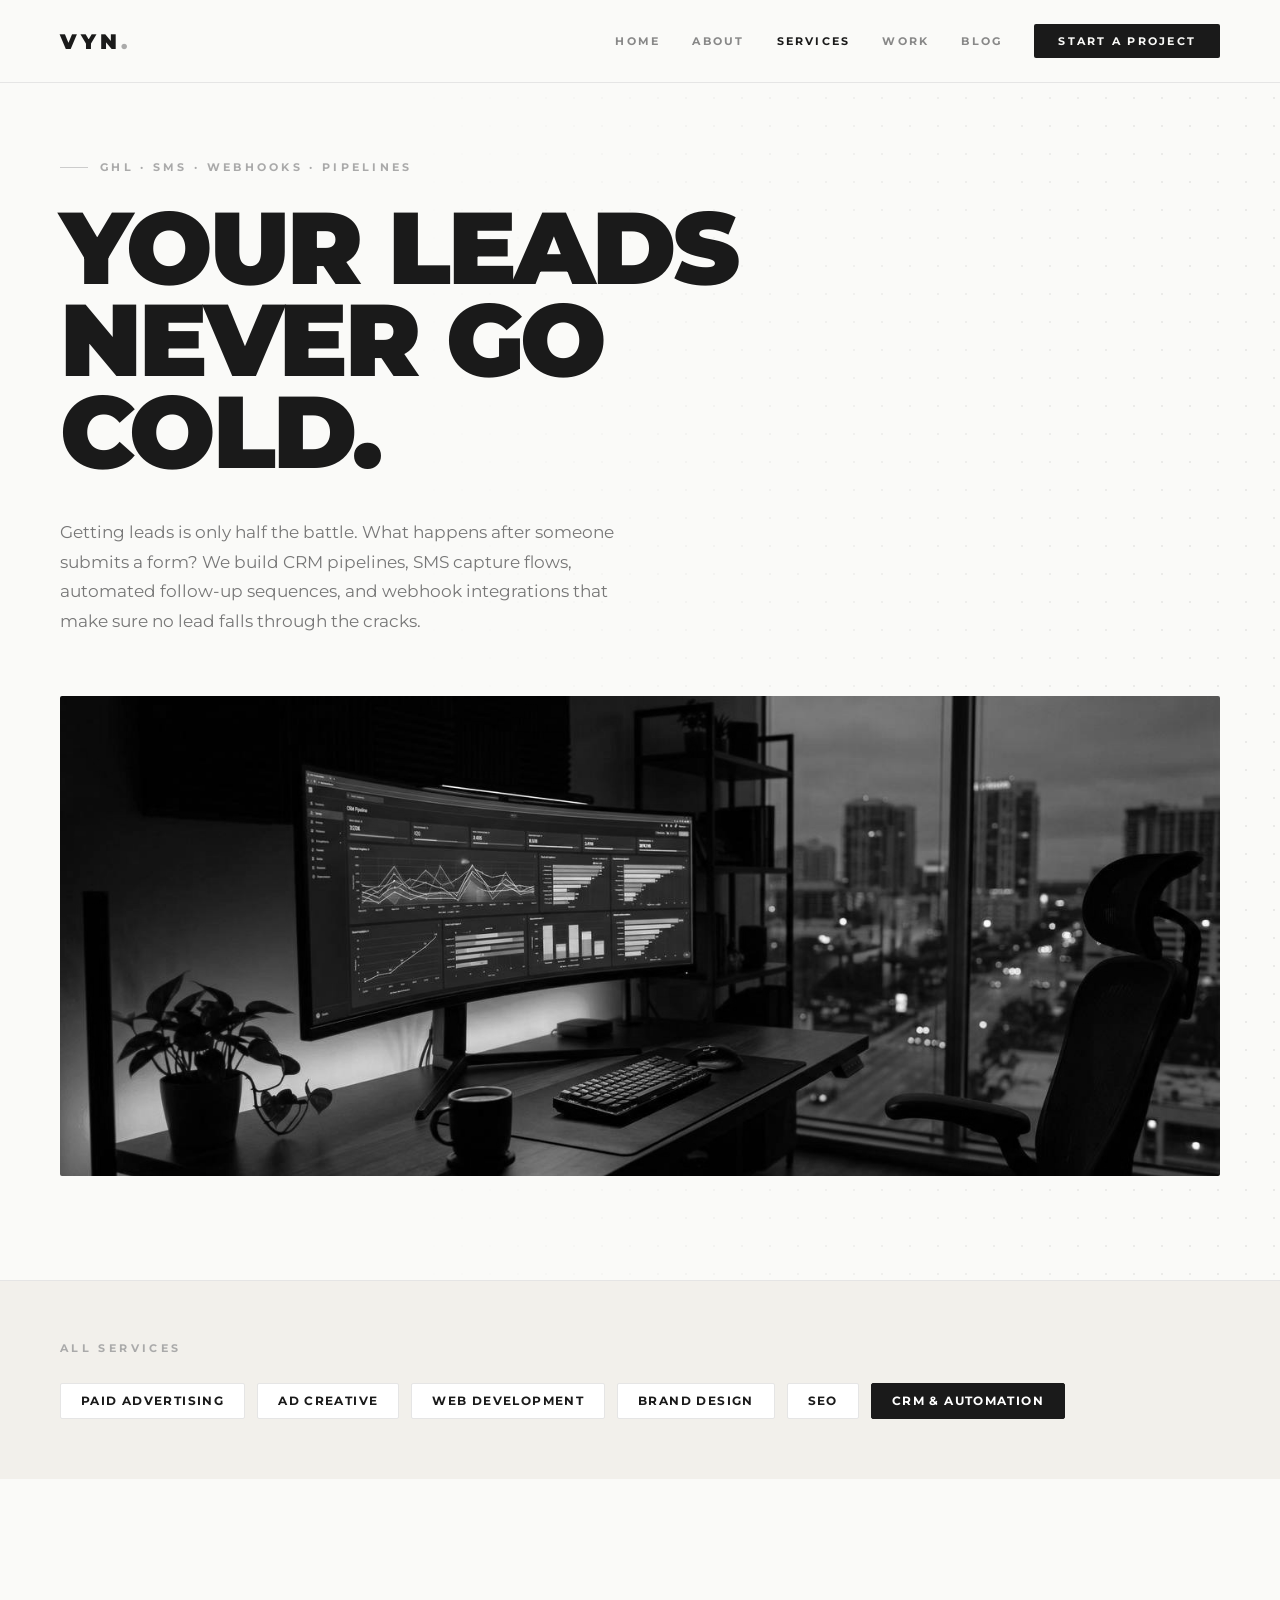
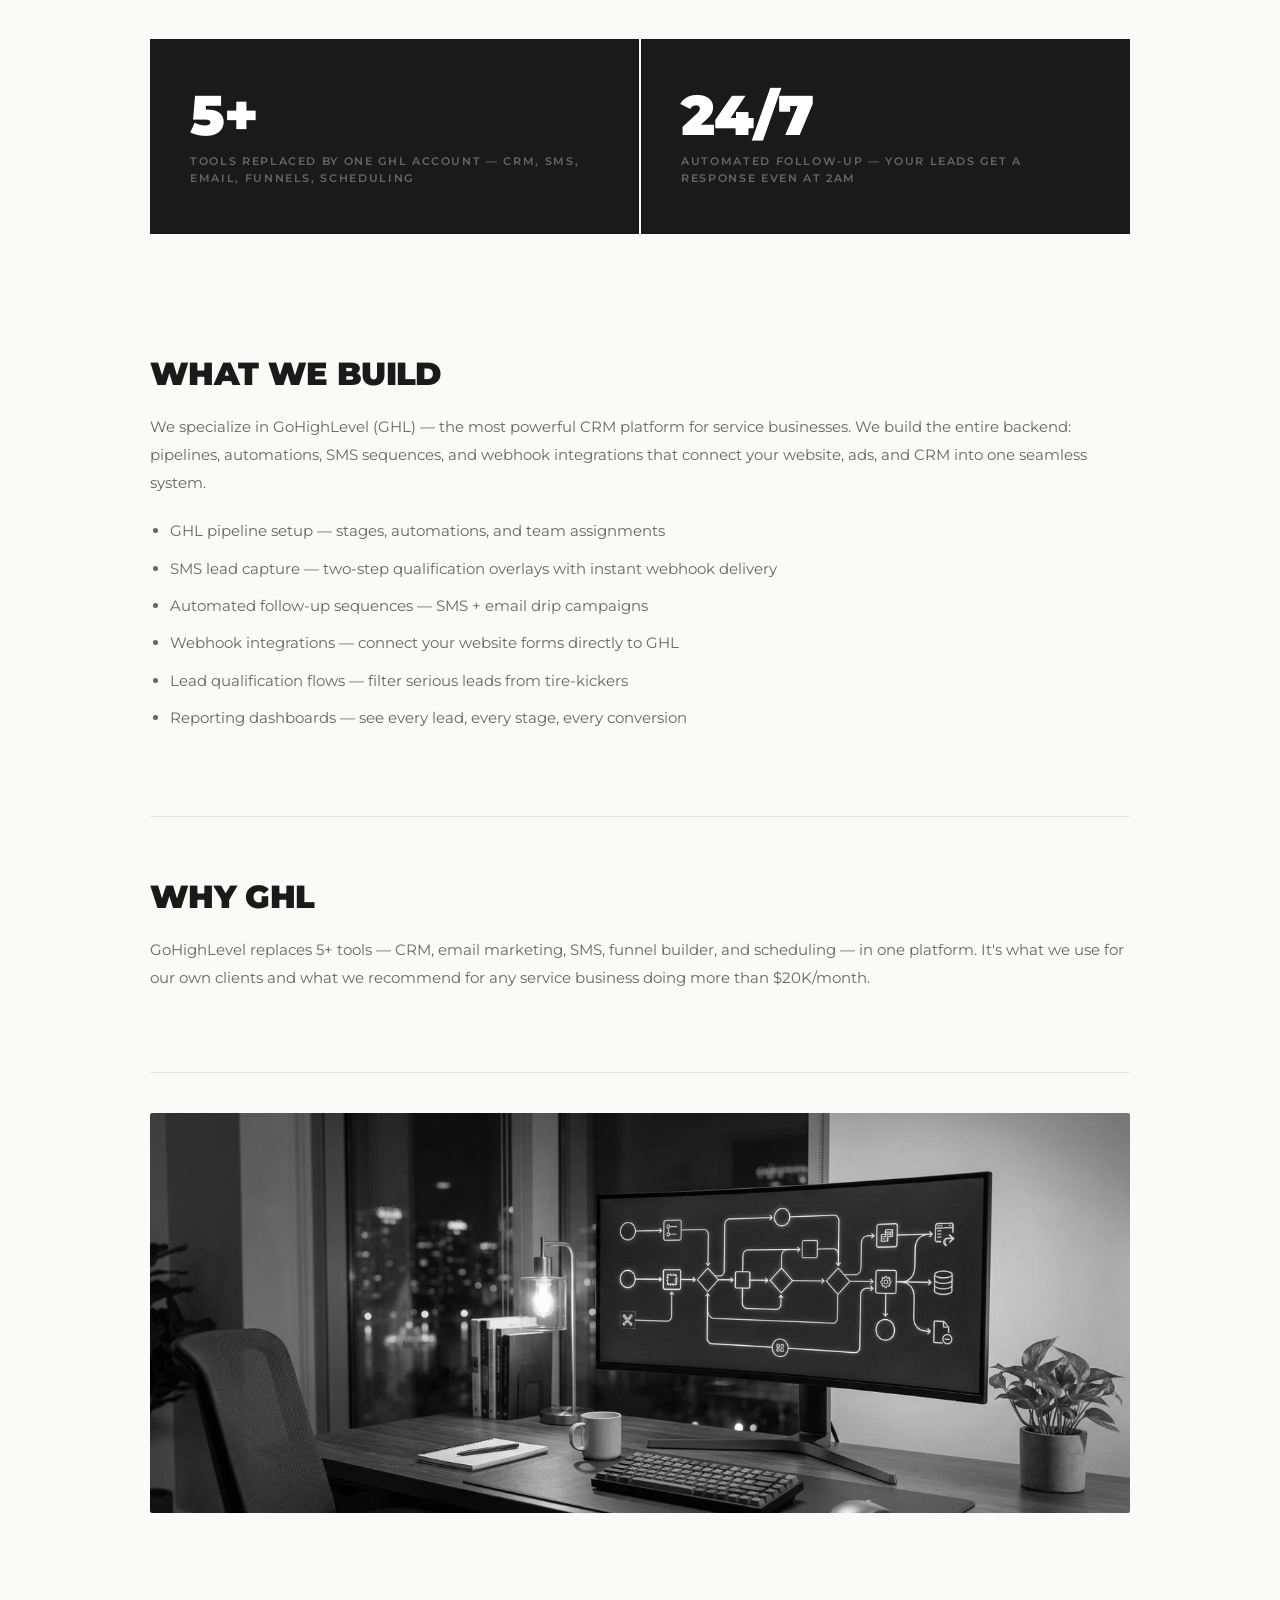
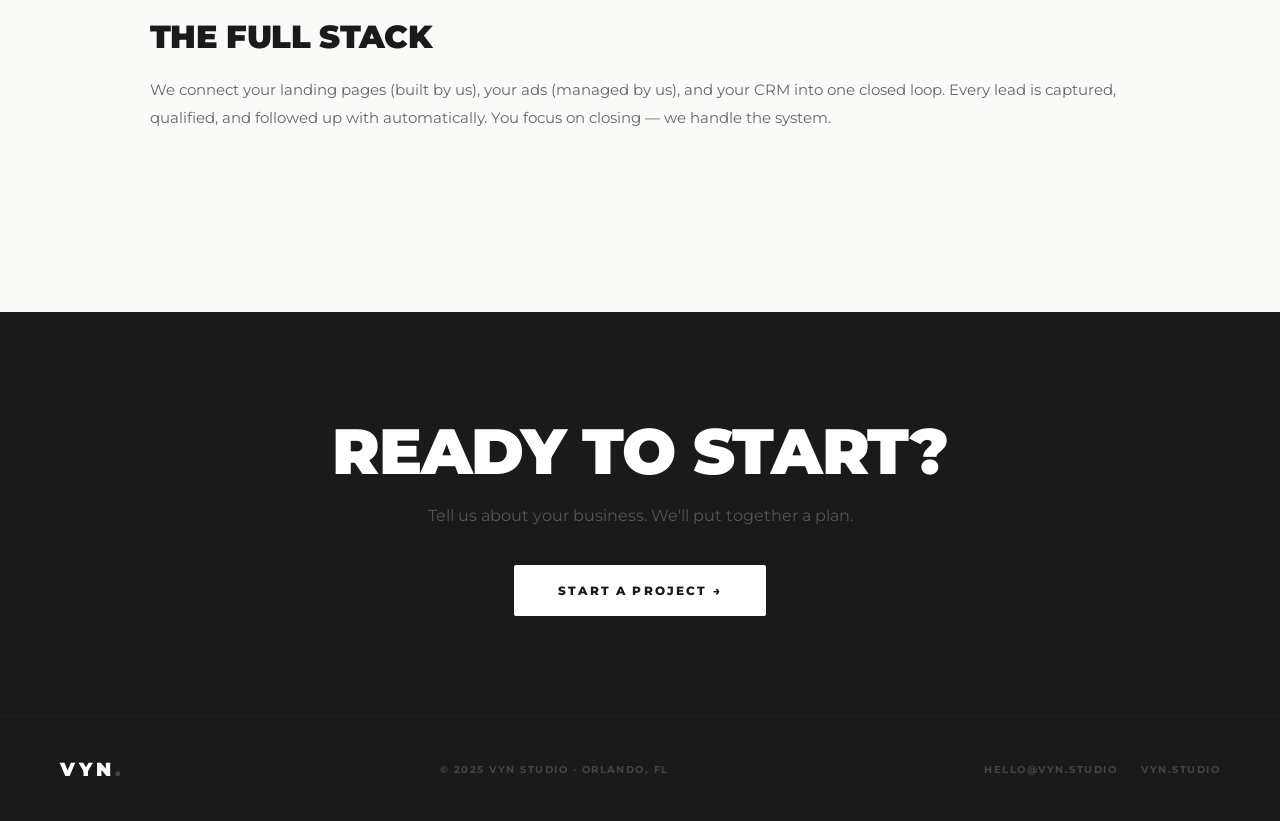
<file: crm-automation.html>
<!DOCTYPE html>
<html lang="en">
<head>
<meta charset="utf-8">
<meta name="viewport" content="width=device-width, initial-scale=1">
<title>CRM & Automation — Vyn Studio | Orlando Digital Marketing Agency</title>
<meta name="description" content="Getting leads is only half the battle. What happens after someone submits a form? We build CRM pipelines, SMS capture flows, automated follow-up sequences,">
<link rel="canonical" href="https://vynstudio.com/crm-automation.html" />
<meta property="og:type" content="website" />
<meta property="og:url" content="https://vynstudio.com/crm-automation.html" />
<meta property="og:title" content="CRM & Automation — Vyn Studio | Orlando Digital Marketing Agency" />
<meta property="og:description" content="CRM pipelines, SMS capture flows, automated follow-up sequences, and webhook integrations." />
<meta property="og:image" content="https://vynstudio.com/img/crm-hero.jpg" />
<meta property="og:site_name" content="Vyn Studio" />
<script type="application/ld+json">
{"@context":"https://schema.org","@type":"Service","name":"CRM & Automation","provider":{"@type":"MarketingAgency","name":"Vyn Studio","url":"https://vynstudio.com"},"description":"CRM pipelines, SMS capture, automated follow-up, and webhook integrations via GoHighLevel.","areaServed":"Orlando, FL","serviceType":"CRM Automation"}
</script>
<link href="https://fonts.googleapis.com/css2?family=Montserrat:wght@300;400;500;600;700;800;900&display=swap" rel="stylesheet">
<style>
* { margin:0; padding:0; box-sizing:border-box; }
html { scroll-behavior:smooth; }
body { background:#fafaf8; color:#1a1a1a; font-family:'Montserrat',sans-serif; overflow-x:hidden; }
nav { position:fixed; top:0; left:0; right:0; z-index:100; padding:24px 60px; display:flex; align-items:center; justify-content:space-between; background:rgba(250,250,248,0.96); backdrop-filter:blur(12px); border-bottom:1px solid #e5e5e5; }
.nav-logo { font-size:1.3rem; font-weight:900; letter-spacing:0.2em; color:#1a1a1a; text-decoration:none; }
.nav-logo span { color:#aaa; }
.nav-links { display:flex; gap:32px; align-items:center; }
.nav-link { font-size:0.7rem; font-weight:700; letter-spacing:0.2em; text-transform:uppercase; color:#888; text-decoration:none; transition:color 0.2s; }
.nav-link:hover, .nav-link.active { color:#1a1a1a; }
.nav-cta { background:#1a1a1a; color:#fafaf8 !important; padding:10px 24px; border-radius:2px; }
.hero { padding:160px 60px 100px; border-bottom:1px solid #e5e5e5; position:relative; overflow:hidden; }
.hero-dot-grid { position:absolute; inset:0; background-image:radial-gradient(circle,rgba(0,0,0,0.08) 1.5px,transparent 1.5px); background-size:28px 28px; -webkit-mask-image:linear-gradient(to right,transparent 30%,rgba(0,0,0,0.5) 65%,rgba(0,0,0,0.85) 100%); mask-image:linear-gradient(to right,transparent 30%,rgba(0,0,0,0.5) 65%,rgba(0,0,0,0.85) 100%); }
.hero-label { font-size:11px; font-weight:700; letter-spacing:0.3em; text-transform:uppercase; color:#aaa; display:flex; align-items:center; gap:12px; margin-bottom:28px; position:relative; }
.hero-label::before { content:''; display:block; width:28px; height:1px; background:#ccc; }
.hero h1 { font-size:clamp(3.5rem,8vw,7rem); font-weight:900; line-height:0.9; letter-spacing:-0.03em; color:#1a1a1a; text-transform:uppercase; margin-bottom:40px; position:relative; white-space:pre-line; }
.hero-intro { font-size:1.05rem; font-weight:400; color:#777; line-height:1.75; max-width:560px; position:relative; }
.content { max-width:1100px; margin:0 auto; padding:100px 60px; }
.content h2 { font-size:clamp(1.4rem,2.5vw,2rem); font-weight:900; text-transform:uppercase; letter-spacing:-0.02em; color:#1a1a1a; margin:0 0 20px; }
.content p { font-size:0.95rem; color:#666; line-height:1.85; margin-bottom:20px; }
.content ul { margin:0 0 24px 20px; }
.content ul li { font-size:0.95rem; color:#666; line-height:1.8; margin-bottom:10px; }
.content ul li strong { color:#1a1a1a; font-weight:700; }
.section-block { padding:60px 0; border-bottom:1px solid #e5e5e5; }
.section-block:last-of-type { border-bottom:none; }
.hero-img { width:100%; max-height:480px; object-fit:cover; margin-top:60px; border-radius:2px; filter:grayscale(100%); position:relative; }
.content-img { width:100%; max-height:400px; object-fit:cover; margin:40px 0; border-radius:2px; filter:grayscale(100%); }
.stats-row { display:grid; grid-template-columns:1fr 1fr; gap:2px; margin:60px 0; }
.stat-block { background:#1a1a1a; padding:48px 40px; }
.stat-num { font-size:3.5rem; font-weight:900; color:#fff; line-height:1; letter-spacing:-0.02em; margin-bottom:10px; }
.stat-label { font-size:11px; font-weight:600; letter-spacing:0.15em; text-transform:uppercase; color:#666; line-height:1.5; }
.services-nav { background:#f2f0eb; padding:60px; margin:0; }
.services-nav h3 { font-size:0.7rem; font-weight:700; letter-spacing:0.3em; text-transform:uppercase; color:#aaa; margin-bottom:28px; }
.services-list { display:flex; flex-wrap:wrap; gap:12px; }
.service-pill { background:#fff; border:1px solid #e5e5e5; padding:10px 20px; border-radius:2px; font-size:0.72rem; font-weight:700; letter-spacing:0.12em; text-transform:uppercase; color:#1a1a1a; text-decoration:none; transition:all 0.2s; }
.service-pill:hover, .service-pill.active { background:#1a1a1a; color:#fff; border-color:#1a1a1a; }
.cta-block { background:#1a1a1a; padding:100px 60px; text-align:center; }
.cta-block h2 { font-size:clamp(2rem,5vw,4rem); font-weight:900; color:#fff; text-transform:uppercase; letter-spacing:-0.02em; margin-bottom:16px; }
.cta-block p { font-size:1rem; color:#555; margin-bottom:40px; }
.cta-block a { background:#fff; color:#1a1a1a; font-size:12px; font-weight:800; letter-spacing:0.18em; text-transform:uppercase; padding:18px 44px; border-radius:2px; text-decoration:none; display:inline-block; }
footer { background:#1a1a1a; padding:40px 60px; border-top:1px solid #222; }
.footer-inner { display:flex; justify-content:space-between; align-items:center; flex-wrap:wrap; gap:16px; }
.footer-logo { font-size:1.2rem; font-weight:900; letter-spacing:0.2em; color:#fff; }
.footer-logo span { color:#444; }
.footer-copy { font-size:0.62rem; font-weight:700; letter-spacing:0.15em; text-transform:uppercase; color:#444; }
.footer-link { font-size:0.62rem; font-weight:700; letter-spacing:0.15em; text-transform:uppercase; color:#444; text-decoration:none; }
.footer-link:hover { color:#fff; }
@media (max-width:992px) {
  nav { padding:20px 32px; }
  .nav-links { display:none; }
  .hero { padding:120px 32px 80px; }
  .content { padding:60px 32px; }
  .stats-row { grid-template-columns:1fr; }
  .services-nav { padding:40px 32px; }
  .cta-block { padding:60px 32px; }
  footer { padding:32px; }
}
</style>
</head>
<body>

<nav>
  <a class="nav-logo" href="index.html">VYN<span>.</span></a>
  
  <div class="nav-links">
    <a class="nav-link" href="index.html">Home</a>
    <a class="nav-link" href="index.html#about">About</a>
    <a class="nav-link active" href="index.html#services">Services</a>
    <a class="nav-link" href="index.html#portfolio">Work</a>
    <a class="nav-link" href="blog.html">Blog</a>
    <a class="nav-link nav-cta" href="index.html#contact">Start a Project</a>
  </div>

</nav>

<div class="hero">
  <div class="hero-dot-grid"></div>
  <div class="hero-label">GHL · SMS · Webhooks · Pipelines</div>
  <h1>YOUR LEADS
NEVER GO
COLD.</h1>
  <p class="hero-intro">Getting leads is only half the battle. What happens after someone submits a form? We build CRM pipelines, SMS capture flows, automated follow-up sequences, and webhook integrations that make sure no lead falls through the cracks.</p>
  <img class="hero-img" src="img/crm-hero.jpg" alt="CRM pipeline and automation" loading="lazy" width="1400" height="600">
</div>

<div class="services-nav">
  <h3>All Services</h3>
  <div class="services-list">
    <a href="paid-advertising.html" class="service-pill">Paid Advertising</a>
        <a href="ad-creative.html" class="service-pill">Ad Creative</a>
        <a href="web-development.html" class="service-pill">Web Development</a>
        <a href="brand-design.html" class="service-pill">Brand Design</a>
        <a href="seo.html" class="service-pill">SEO</a>
        <a href="crm-automation.html" class="service-pill active">CRM & Automation</a>
        
  </div>
</div>

<div class="content">
  <div class="stats-row">
    <div class="stat-block">
      <div class="stat-num">5+</div>
      <div class="stat-label">tools replaced by one GHL account — CRM, SMS, email, funnels, scheduling</div>
    </div>
    <div class="stat-block">
      <div class="stat-num">24/7</div>
      <div class="stat-label">automated follow-up — your leads get a response even at 2am</div>
    </div>
  </div>
  
      <div class="section-block">
        <h2>What We Build</h2>
        <p>We specialize in GoHighLevel (GHL) — the most powerful CRM platform for service businesses. We build the entire backend: pipelines, automations, SMS sequences, and webhook integrations that connect your website, ads, and CRM into one seamless system.</p>
        <ul><li>GHL pipeline setup — stages, automations, and team assignments</li><li>SMS lead capture — two-step qualification overlays with instant webhook delivery</li><li>Automated follow-up sequences — SMS + email drip campaigns</li><li>Webhook integrations — connect your website forms directly to GHL</li><li>Lead qualification flows — filter serious leads from tire-kickers</li><li>Reporting dashboards — see every lead, every stage, every conversion</li></ul>
      </div>
      <div class="section-block">
        <h2>Why GHL</h2>
        <p>GoHighLevel replaces 5+ tools — CRM, email marketing, SMS, funnel builder, and scheduling — in one platform. It's what we use for our own clients and what we recommend for any service business doing more than $20K/month.</p>
        
      </div>
      <img class="content-img" src="img/crm-content.jpg" alt="Automation workflows" loading="lazy" width="1400" height="420">
      <div class="section-block">
        <h2>The Full Stack</h2>
        <p>We connect your landing pages (built by us), your ads (managed by us), and your CRM into one closed loop. Every lead is captured, qualified, and followed up with automatically. You focus on closing — we handle the system.</p>
        
      </div>
</div>

<div class="cta-block">
  <h2>READY TO
START?</h2>
  <p>Tell us about your business. We'll put together a plan.</p>
  <a href="index.html#contact">Start a Project →</a>
</div>

<footer>
  <div class="footer-inner">
    <div class="footer-logo">VYN<span>.</span></div>
    <div class="footer-copy">© 2025 Vyn Studio · Orlando, FL</div>
    <div style="display:flex;gap:24px;">
      <a class="footer-link" href="mailto:hello@vyn.studio">hello@vyn.studio</a>
      <a class="footer-link" href="index.html">vyn.studio</a>
    </div>
  </div>
</footer>

</body>
</html>
</file>
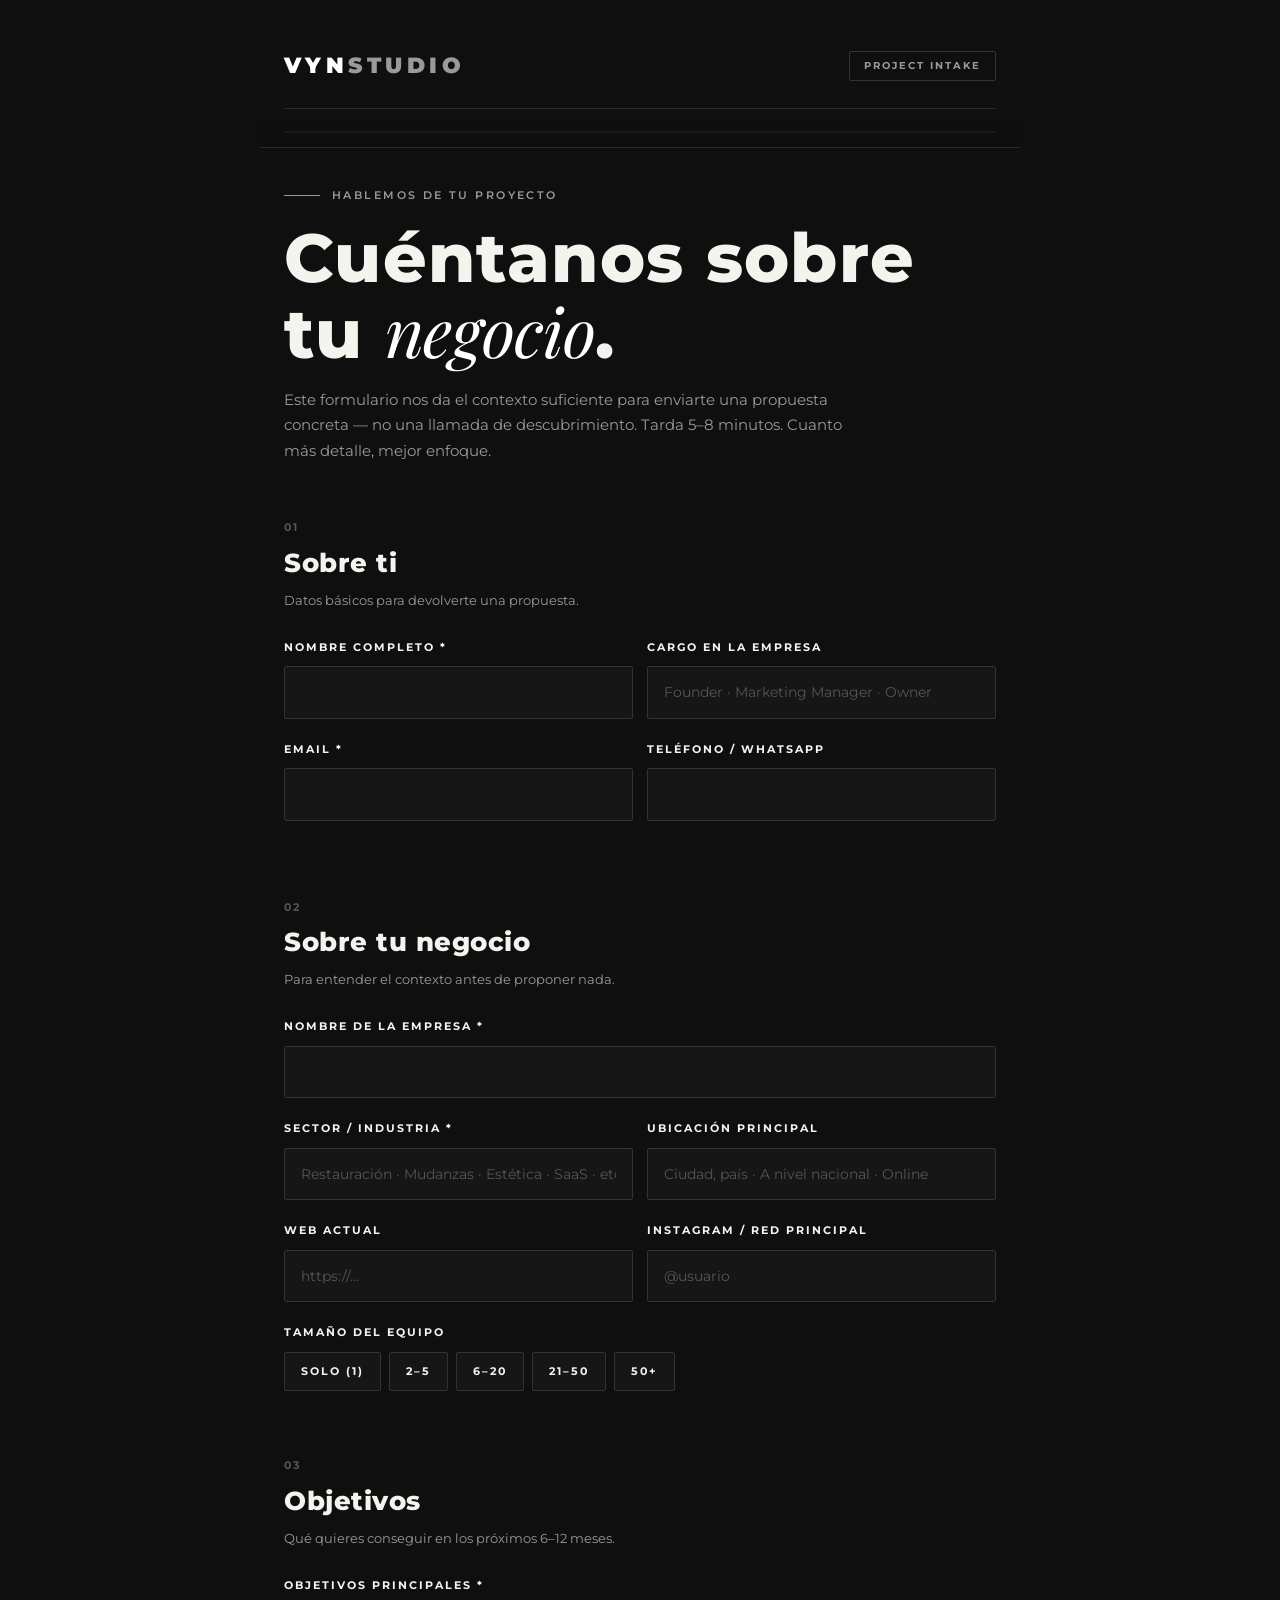
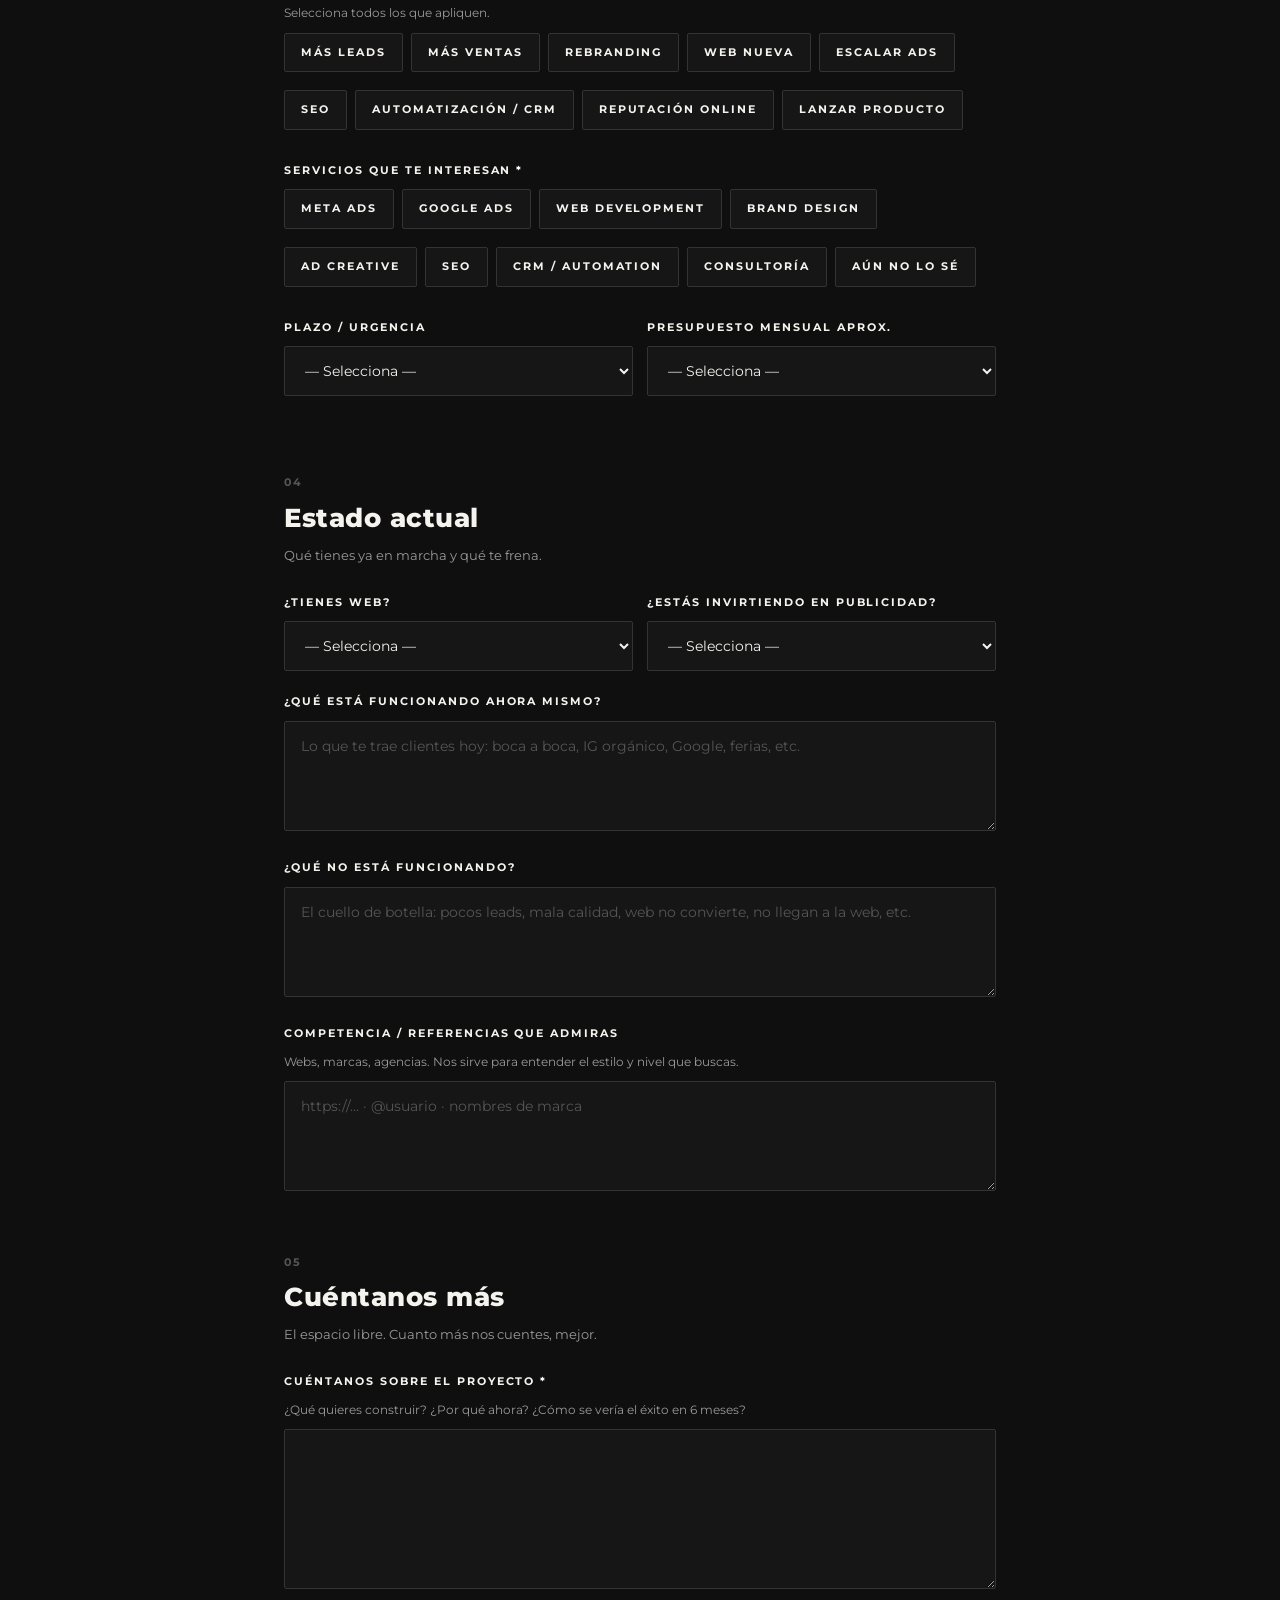
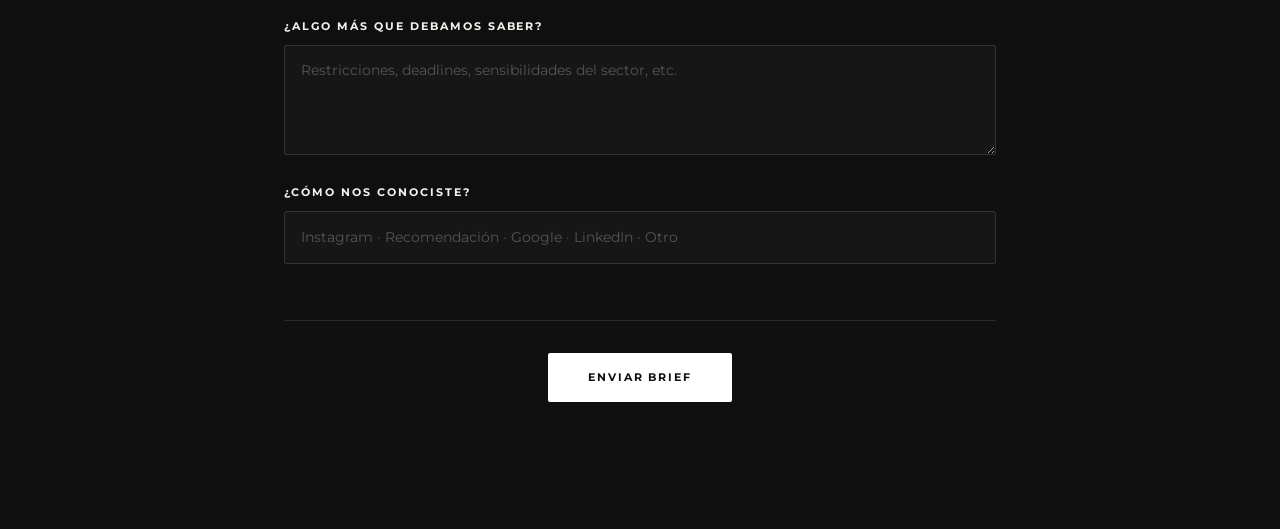
<file: intake.html>
<!DOCTYPE html>
<html lang="es">
<head>
<meta charset="UTF-8">
<meta name="viewport" content="width=device-width, initial-scale=1.0">
<meta name="robots" content="noindex, nofollow">
<title>Project Intake — Vyn Studio</title>
<link rel="canonical" href="https://vynstudio.com/intake">
<link rel="preconnect" href="https://fonts.googleapis.com">
<link rel="preconnect" href="https://fonts.gstatic.com" crossorigin>
<link href="https://fonts.googleapis.com/css2?family=Montserrat:wght@200;300;400;500;600;700;800;900&family=Playfair+Display:ital,wght@0,400;1,400&display=swap" rel="stylesheet">
<link rel="icon" type="image/svg+xml" href="data:image/svg+xml,<svg xmlns='https://www.w3.org/2000/svg' viewBox='0 0 100 100'><rect width='100' height='100' rx='12' fill='%231A1A1A'/><text y='78' x='8' font-size='72' font-family='serif' font-weight='900' fill='%23FAFAF8'>V</text></svg>">

<style>
  :root {
    --bg: #0f0f0f;
    --bg-2: #161616;
    --surface: #1a1a1a;
    --surface-2: #222;
    --border: #2a2a2a;
    --border-strong: #333;
    --text: #f5f3ee;
    --muted: #9a9a9a;
    --faint: #555;
    --accent: #ffffff;
    --error: #ce7373;
    --success: #6fcf97;
  }

  * { margin: 0; padding: 0; box-sizing: border-box; }
  html { -webkit-font-smoothing: antialiased; -moz-osx-font-smoothing: grayscale; scroll-behavior: smooth; }
  body { background: var(--bg); color: var(--text); font-family: 'Montserrat', sans-serif; font-size: 14px; line-height: 1.6; min-height: 100dvh; }
  a { color: inherit; }
  img { max-width: 100%; }
  button { font: inherit; cursor: pointer; background: none; border: none; color: inherit; }
  ::selection { background: rgba(255,255,255,0.2); color: var(--text); }
  :focus-visible { outline: 2px solid var(--accent); outline-offset: 2px; }

  .wrap { max-width: 760px; margin: 0 auto; padding: 48px 24px 96px; }

  /* Header */
  .top { display: flex; align-items: center; justify-content: space-between; margin-bottom: 56px; padding-bottom: 24px; border-bottom: 1px solid var(--border); }
  .logo { font-family: 'Montserrat', sans-serif; font-size: 1.4rem; font-weight: 900; letter-spacing: 0.2em; color: #fff; text-decoration: none; }
  .logo span { color: var(--muted); }
  .badge { font-size: 10px; font-weight: 700; letter-spacing: 0.2em; text-transform: uppercase; padding: 6px 14px; border: 1px solid var(--border-strong); border-radius: 2px; color: var(--muted); }

  /* Hero */
  .hero { margin-bottom: 56px; }
  .hero__eyebrow { font-size: 11px; font-weight: 600; letter-spacing: 0.22em; text-transform: uppercase; color: var(--muted); margin-bottom: 18px; display: inline-flex; align-items: center; gap: 12px; }
  .hero__eyebrow::before { content: ""; display: inline-block; width: 36px; height: 1px; background: var(--muted); }
  .hero__title { font-family: 'Montserrat', sans-serif; font-weight: 800; letter-spacing: 0.02em; line-height: 1.05; font-size: clamp(2.5rem, 6vw, 4.25rem); margin-bottom: 18px; color: var(--text); }
  .hero__title em { font-family: 'Playfair Display', serif; font-style: italic; font-weight: 400; color: var(--accent); letter-spacing: -0.01em; }
  .hero__desc { font-size: 15px; color: var(--muted); max-width: 56ch; line-height: 1.7; }

  /* Progress */
  .progress { position: sticky; top: 0; z-index: 5; background: rgba(15,15,15,0.9); backdrop-filter: blur(12px); padding: 14px 0; margin: -48px -24px 32px; padding-inline: 24px; border-bottom: 1px solid var(--border); }
  .progress__bar { height: 2px; background: var(--surface); overflow: hidden; }
  .progress__fill { height: 100%; background: var(--accent); width: 0; transition: width .3s ease; }

  /* Sections */
  .section { margin-bottom: 56px; }
  .section__num { font-size: 11px; font-weight: 700; letter-spacing: 0.22em; color: var(--faint); margin-bottom: 6px; }
  .section__title { font-family: 'Montserrat', sans-serif; font-size: 1.6rem; font-weight: 800; letter-spacing: 0.02em; margin-bottom: 6px; }
  .section__hint { font-size: 13px; color: var(--muted); margin-bottom: 28px; max-width: 60ch; }

  /* Fields */
  .field { margin-bottom: 22px; }
  .field label { display: block; font-size: 11px; font-weight: 700; letter-spacing: 0.18em; text-transform: uppercase; color: var(--text); margin-bottom: 10px; }
  .field .help { font-size: 12px; color: var(--muted); margin-bottom: 10px; font-weight: 400; text-transform: none; letter-spacing: 0; line-height: 1.55; }
  .req { color: var(--accent); }

  input[type=text], input[type=email], input[type=tel], input[type=url], input[type=number], select, textarea {
    width: 100%; padding: 14px 16px;
    background: var(--bg-2); border: 1px solid var(--border-strong); border-radius: 2px;
    color: var(--text); font: inherit;
    transition: border-color .2s, background .2s;
  }
  textarea { min-height: 110px; resize: vertical; line-height: 1.55; }
  input::placeholder, textarea::placeholder { color: var(--faint); }
  input:focus, select:focus, textarea:focus { outline: none; border-color: var(--accent); background: var(--surface); }

  .row { display: grid; grid-template-columns: 1fr 1fr; gap: 14px; }
  @media (max-width: 600px) { .row { grid-template-columns: 1fr; } }

  /* Pill checkboxes */
  .pill-grid { display: flex; flex-wrap: wrap; gap: 8px; }
  .pill { cursor: pointer; user-select: none; font-size: 12px; font-weight: 600; letter-spacing: 0.05em; padding: 10px 16px; background: var(--bg-2); border: 1px solid var(--border-strong); border-radius: 2px; color: var(--muted); transition: all .2s; }
  .pill:hover { border-color: var(--accent); color: var(--text); }
  .pill input { display: none; }
  .pill.active { background: var(--accent); color: #0f0f0f; border-color: var(--accent); }

  /* Submit */
  .submit { display: flex; flex-direction: column; align-items: center; gap: 14px; margin-top: 40px; padding-top: 32px; border-top: 1px solid var(--border); }
  .btn-vyn-primary {
    display: inline-block; background: var(--accent); color: #0f0f0f !important;
    font-size: 11px; font-weight: 700; letter-spacing: 0.18em; text-transform: uppercase;
    padding: 16px 40px; border-radius: 2px; transition: all .25s; border: none; cursor: pointer;
  }
  .btn-vyn-primary:hover { background: #cccccc; transform: translateY(-2px); }
  .btn-vyn-primary:disabled { opacity: 0.5; cursor: not-allowed; transform: none; }

  .feedback { font-size: 12px; color: var(--muted); text-align: center; min-height: 1.4em; letter-spacing: 0.05em; }
  .feedback.error { color: var(--error); }

  /* Success state */
  .success { display: none; text-align: center; padding: 80px 0; }
  .success.show { display: block; }
  .success__icon { font-size: 48px; margin-bottom: 20px; }
  .success h2 { font-family: 'Montserrat', sans-serif; font-size: 2.2rem; font-weight: 800; letter-spacing: 0.04em; margin-bottom: 16px; }
  .success h2 em { font-family: 'Playfair Display', serif; font-style: italic; font-weight: 400; }
  .success p { color: var(--muted); max-width: 50ch; margin: 0 auto 28px; line-height: 1.7; }
</style>
</head>
<body>

<div class="wrap" id="formWrap">

  <header class="top">
    <a href="/" class="logo">VYN<span>STUDIO</span></a>
    <span class="badge">Project intake</span>
  </header>

  <div class="progress"><div class="progress__bar"><div class="progress__fill" id="progressFill"></div></div></div>

  <section class="hero">
    <p class="hero__eyebrow">Hablemos de tu proyecto</p>
    <h1 class="hero__title">Cuéntanos sobre tu <em>negocio</em>.</h1>
    <p class="hero__desc">Este formulario nos da el contexto suficiente para enviarte una propuesta concreta — no una llamada de descubrimiento. Tarda 5–8 minutos. Cuanto más detalle, mejor enfoque.</p>
  </section>

  <form id="intakeForm" novalidate>

    <!-- 01 CONTACT -->
    <section class="section">
      <p class="section__num">01</p>
      <h2 class="section__title">Sobre ti</h2>
      <p class="section__hint">Datos básicos para devolverte una propuesta.</p>

      <div class="row">
        <div class="field">
          <label>Nombre completo <span class="req">*</span></label>
          <input type="text" name="fullName" required>
        </div>
        <div class="field">
          <label>Cargo en la empresa</label>
          <input type="text" name="role" placeholder="Founder · Marketing Manager · Owner">
        </div>
      </div>

      <div class="row">
        <div class="field">
          <label>Email <span class="req">*</span></label>
          <input type="email" name="email" required>
        </div>
        <div class="field">
          <label>Teléfono / WhatsApp</label>
          <input type="tel" name="phone">
        </div>
      </div>
    </section>

    <!-- 02 BUSINESS -->
    <section class="section">
      <p class="section__num">02</p>
      <h2 class="section__title">Sobre tu negocio</h2>
      <p class="section__hint">Para entender el contexto antes de proponer nada.</p>

      <div class="field">
        <label>Nombre de la empresa <span class="req">*</span></label>
        <input type="text" name="businessName" required>
      </div>

      <div class="row">
        <div class="field">
          <label>Sector / Industria <span class="req">*</span></label>
          <input type="text" name="industry" required placeholder="Restauración · Mudanzas · Estética · SaaS · etc.">
        </div>
        <div class="field">
          <label>Ubicación principal</label>
          <input type="text" name="location" placeholder="Ciudad, país · A nivel nacional · Online">
        </div>
      </div>

      <div class="row">
        <div class="field">
          <label>Web actual</label>
          <input type="url" name="website" placeholder="https://...">
        </div>
        <div class="field">
          <label>Instagram / red principal</label>
          <input type="text" name="instagram" placeholder="@usuario">
        </div>
      </div>

      <div class="field">
        <label>Tamaño del equipo</label>
        <div class="pill-grid" data-name="teamSize">
          <label class="pill"><input type="radio" name="teamSize" value="Solo (1)">Solo (1)</label>
          <label class="pill"><input type="radio" name="teamSize" value="2–5">2–5</label>
          <label class="pill"><input type="radio" name="teamSize" value="6–20">6–20</label>
          <label class="pill"><input type="radio" name="teamSize" value="21–50">21–50</label>
          <label class="pill"><input type="radio" name="teamSize" value="50+">50+</label>
        </div>
      </div>
    </section>

    <!-- 03 GOALS -->
    <section class="section">
      <p class="section__num">03</p>
      <h2 class="section__title">Objetivos</h2>
      <p class="section__hint">Qué quieres conseguir en los próximos 6–12 meses.</p>

      <div class="field">
        <label>Objetivos principales <span class="req">*</span></label>
        <p class="help">Selecciona todos los que apliquen.</p>
        <div class="pill-grid" data-name="goals">
          <label class="pill"><input type="checkbox" name="goals" value="Más leads">Más leads</label>
          <label class="pill"><input type="checkbox" name="goals" value="Más ventas">Más ventas</label>
          <label class="pill"><input type="checkbox" name="goals" value="Rebranding">Rebranding</label>
          <label class="pill"><input type="checkbox" name="goals" value="Web nueva">Web nueva</label>
          <label class="pill"><input type="checkbox" name="goals" value="Escalar ads">Escalar ads</label>
          <label class="pill"><input type="checkbox" name="goals" value="Posicionamiento SEO">SEO</label>
          <label class="pill"><input type="checkbox" name="goals" value="Automatizar procesos">Automatización / CRM</label>
          <label class="pill"><input type="checkbox" name="goals" value="Reputación online">Reputación online</label>
          <label class="pill"><input type="checkbox" name="goals" value="Lanzar producto">Lanzar producto</label>
        </div>
      </div>

      <div class="field">
        <label>Servicios que te interesan <span class="req">*</span></label>
        <div class="pill-grid" data-name="services">
          <label class="pill"><input type="checkbox" name="services" value="Meta Ads">Meta Ads</label>
          <label class="pill"><input type="checkbox" name="services" value="Google Ads">Google Ads</label>
          <label class="pill"><input type="checkbox" name="services" value="Web development">Web development</label>
          <label class="pill"><input type="checkbox" name="services" value="Brand design">Brand design</label>
          <label class="pill"><input type="checkbox" name="services" value="Content / Ad creative">Ad creative</label>
          <label class="pill"><input type="checkbox" name="services" value="SEO">SEO</label>
          <label class="pill"><input type="checkbox" name="services" value="CRM automation">CRM / automation</label>
          <label class="pill"><input type="checkbox" name="services" value="Consultoría">Consultoría</label>
          <label class="pill"><input type="checkbox" name="services" value="Aún no lo sé">Aún no lo sé</label>
        </div>
      </div>

      <div class="row">
        <div class="field">
          <label>Plazo / urgencia</label>
          <select name="timeline">
            <option value="">— Selecciona —</option>
            <option>Ya, lo necesitamos ayer</option>
            <option>En las próximas 2–4 semanas</option>
            <option>En 1–3 meses</option>
            <option>Estamos planificando para 3+ meses</option>
            <option>Aún explorando</option>
          </select>
        </div>
        <div class="field">
          <label>Presupuesto mensual aprox.</label>
          <select name="budget">
            <option value="">— Selecciona —</option>
            <option>< 500 €/mes</option>
            <option>500 – 1.500 €/mes</option>
            <option>1.500 – 3.000 €/mes</option>
            <option>3.000 – 5.000 €/mes</option>
            <option>5.000 – 10.000 €/mes</option>
            <option>10.000+ €/mes</option>
            <option>Proyecto único (no mensual)</option>
            <option>Aún no definido</option>
          </select>
        </div>
      </div>
    </section>

    <!-- 04 STATUS -->
    <section class="section">
      <p class="section__num">04</p>
      <h2 class="section__title">Estado actual</h2>
      <p class="section__hint">Qué tienes ya en marcha y qué te frena.</p>

      <div class="row">
        <div class="field">
          <label>¿Tienes web?</label>
          <select name="hasWebsite">
            <option value="">— Selecciona —</option>
            <option>Sí, y funciona bien</option>
            <option>Sí, pero está obsoleta</option>
            <option>Sí, pero no convierte</option>
            <option>No tengo web</option>
          </select>
        </div>
        <div class="field">
          <label>¿Estás invirtiendo en publicidad?</label>
          <select name="runningAds">
            <option value="">— Selecciona —</option>
            <option>Sí, en Meta Ads</option>
            <option>Sí, en Google Ads</option>
            <option>Sí, en ambos</option>
            <option>Lo intenté, no funcionó</option>
            <option>Nunca he hecho ads</option>
          </select>
        </div>
      </div>

      <div class="field">
        <label>¿Qué está funcionando ahora mismo?</label>
        <textarea name="whatsWorking" rows="3" placeholder="Lo que te trae clientes hoy: boca a boca, IG orgánico, Google, ferias, etc."></textarea>
      </div>

      <div class="field">
        <label>¿Qué NO está funcionando?</label>
        <textarea name="whatsNotWorking" rows="3" placeholder="El cuello de botella: pocos leads, mala calidad, web no convierte, no llegan a la web, etc."></textarea>
      </div>

      <div class="field">
        <label>Competencia / referencias que admiras</label>
        <p class="help">Webs, marcas, agencias. Nos sirve para entender el estilo y nivel que buscas.</p>
        <textarea name="competitors" rows="3" placeholder="https://... · @usuario · nombres de marca"></textarea>
      </div>
    </section>

    <!-- 05 EXTRA -->
    <section class="section">
      <p class="section__num">05</p>
      <h2 class="section__title">Cuéntanos más</h2>
      <p class="section__hint">El espacio libre. Cuanto más nos cuentes, mejor.</p>

      <div class="field">
        <label>Cuéntanos sobre el proyecto <span class="req">*</span></label>
        <p class="help">¿Qué quieres construir? ¿Por qué ahora? ¿Cómo se vería el éxito en 6 meses?</p>
        <textarea name="projectDetails" rows="6" required></textarea>
      </div>

      <div class="field">
        <label>¿Algo más que debamos saber?</label>
        <textarea name="extra" rows="3" placeholder="Restricciones, deadlines, sensibilidades del sector, etc."></textarea>
      </div>

      <div class="field">
        <label>¿Cómo nos conociste?</label>
        <input type="text" name="source" placeholder="Instagram · Recomendación · Google · LinkedIn · Otro">
      </div>
    </section>

    <div class="submit">
      <button type="submit" class="btn-vyn-primary" id="submitBtn">Enviar brief</button>
      <p class="feedback" id="feedback"></p>
    </div>

  </form>

  <div class="success" id="successScreen">
    <div class="success__icon">✓</div>
    <h2>Brief <em>recibido</em>.</h2>
    <p>Gracias. Lo revisamos en menos de 24h y te escribimos por email o WhatsApp con la siguiente conversación — sea propuesta concreta, preguntas para afinar, o una recomendación honesta.</p>
    <a href="/" class="btn-vyn-primary">Volver al inicio</a>
  </div>

</div>

<script>
  // Pills (radio + checkbox visual state)
  document.querySelectorAll('.pill input').forEach(input => {
    const sync = () => {
      const label = input.closest('.pill');
      if (input.type === 'radio') {
        const group = document.querySelectorAll(`.pill input[name="${input.name}"]`);
        group.forEach(i => i.closest('.pill').classList.toggle('active', i.checked));
      } else {
        label.classList.toggle('active', input.checked);
      }
      updateProgress();
    };
    input.addEventListener('change', sync);
    input.closest('.pill').addEventListener('click', e => {
      // Let label's native behavior toggle, then sync visually
      setTimeout(sync, 0);
    });
  });

  // Progress bar
  const progressFill = document.getElementById('progressFill');
  function updateProgress() {
    const inputs = document.querySelectorAll('#intakeForm input[type=text],#intakeForm input[type=email],#intakeForm input[type=tel],#intakeForm input[type=url],#intakeForm textarea,#intakeForm select');
    const checks = document.querySelectorAll('#intakeForm input[type=checkbox],#intakeForm input[type=radio]');
    const filledInputs = [...inputs].filter(el => el.value && el.value.trim()).length;
    const checkedGroups = new Set();
    [...checks].forEach(c => { if (c.checked) checkedGroups.add(c.name); });
    const total = inputs.length + 4; // weight pill groups
    const filled = filledInputs + checkedGroups.size;
    progressFill.style.width = Math.min(100, Math.round((filled / total) * 100)) + '%';
  }
  document.addEventListener('input', updateProgress);
  updateProgress();

  // Submit
  document.getElementById('intakeForm').addEventListener('submit', async (e) => {
    e.preventDefault();
    const btn = document.getElementById('submitBtn');
    const fb  = document.getElementById('feedback');
    fb.className = 'feedback'; fb.textContent = '';

    const required = ['fullName','email','businessName','industry','projectDetails'];
    for (const name of required) {
      const el = document.querySelector(`[name="${name}"]`);
      if (!el || !el.value.trim()) {
        fb.textContent = 'Falta un campo obligatorio.';
        fb.className = 'feedback error';
        el?.focus();
        return;
      }
    }

    btn.disabled = true;
    btn.textContent = 'Enviando…';

    const fd = new FormData(e.currentTarget);
    const data = {};
    for (const [k, v] of fd.entries()) {
      if (data[k] === undefined) data[k] = v;
      else if (Array.isArray(data[k])) data[k].push(v);
      else data[k] = [data[k], v];
    }
    data.submittedAt = new Date().toISOString();
    data.userAgent   = navigator.userAgent;

    try {
      const res = await fetch('/.netlify/functions/intake-submit', {
        method: 'POST',
        headers: {'Content-Type': 'application/json'},
        body: JSON.stringify(data),
      });
      if (!res.ok) {
        const txt = await res.text();
        throw new Error(txt || ('HTTP ' + res.status));
      }
      document.getElementById('intakeForm').style.display = 'none';
      document.querySelector('.hero').style.display = 'none';
      document.querySelector('.progress').style.display = 'none';
      document.getElementById('successScreen').classList.add('show');
      window.scrollTo({top: 0, behavior: 'smooth'});
    } catch (err) {
      console.error(err);
      fb.textContent = 'No se pudo enviar — inténtalo de nuevo o escríbenos a hola@vyn.studio. (' + err.message + ')';
      fb.className = 'feedback error';
      btn.disabled = false;
      btn.textContent = 'Enviar brief';
    }
  });
</script>
</body>
</html>
</file>
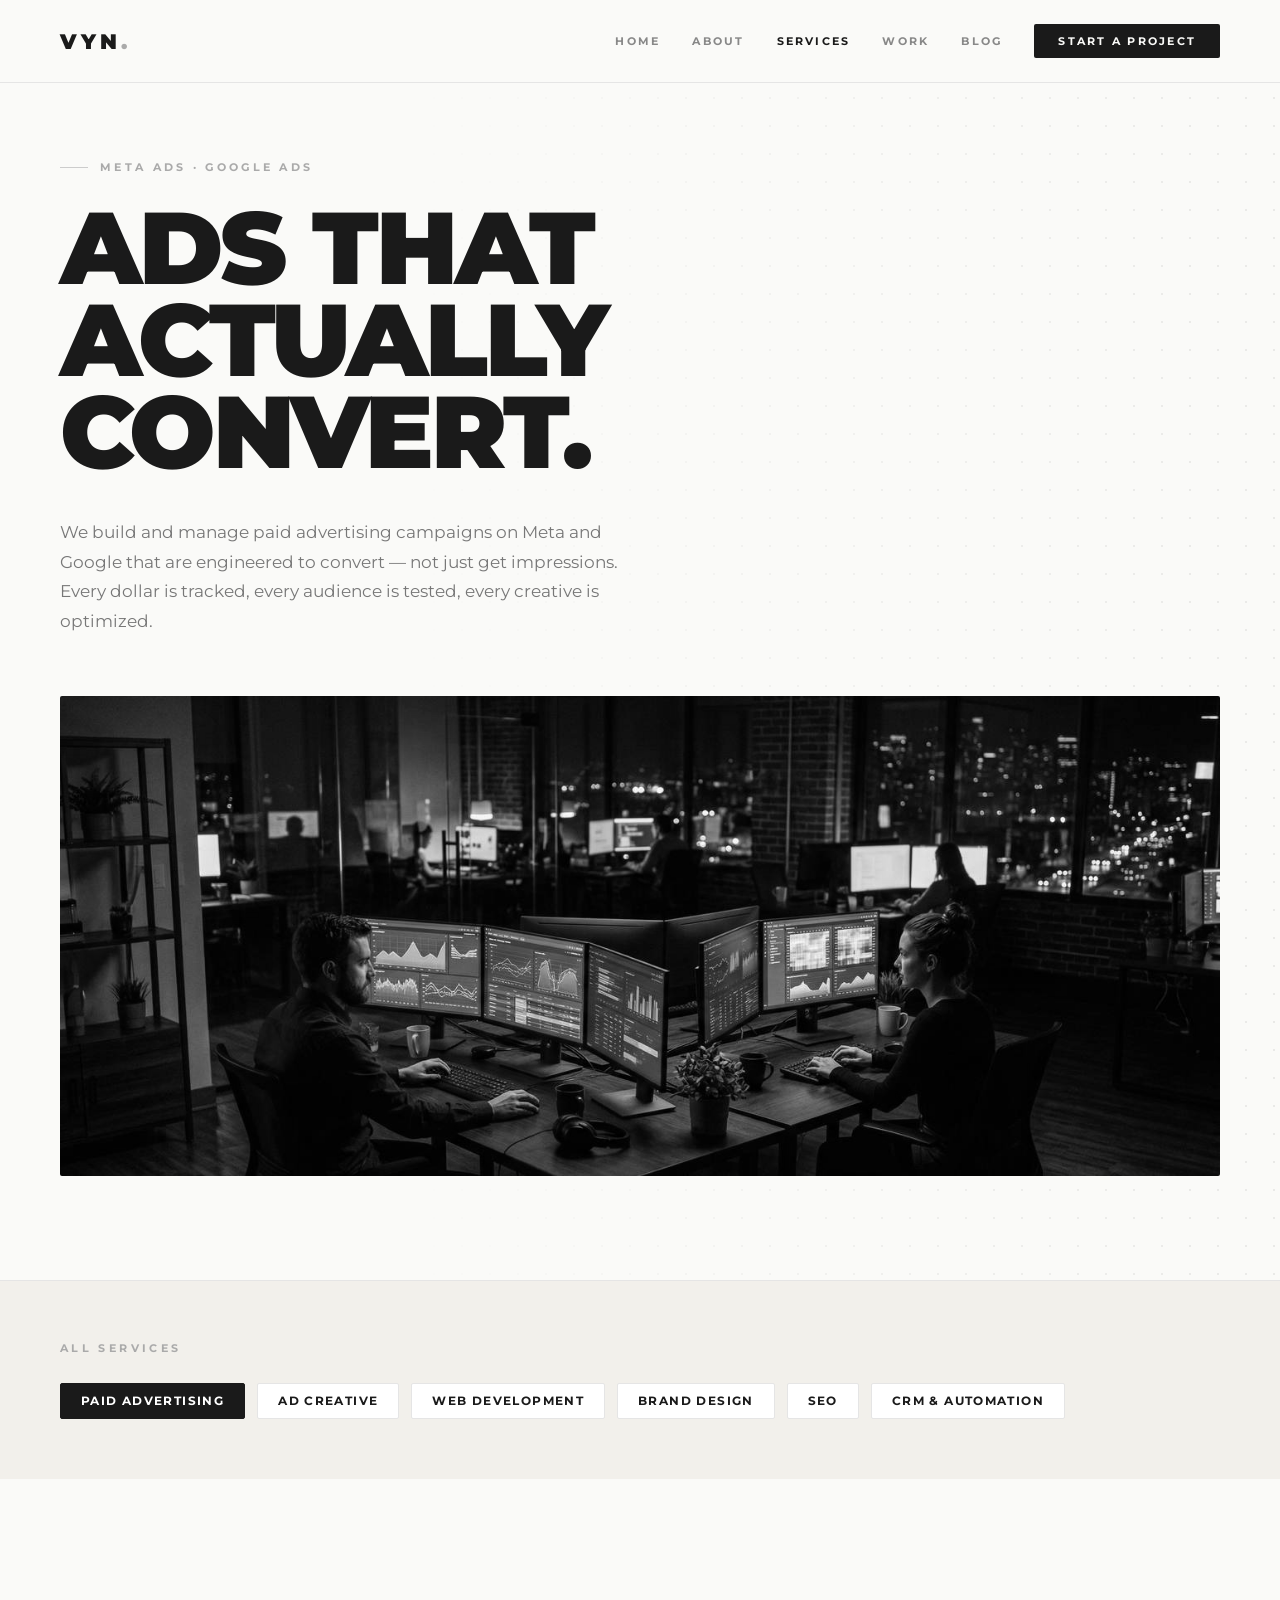
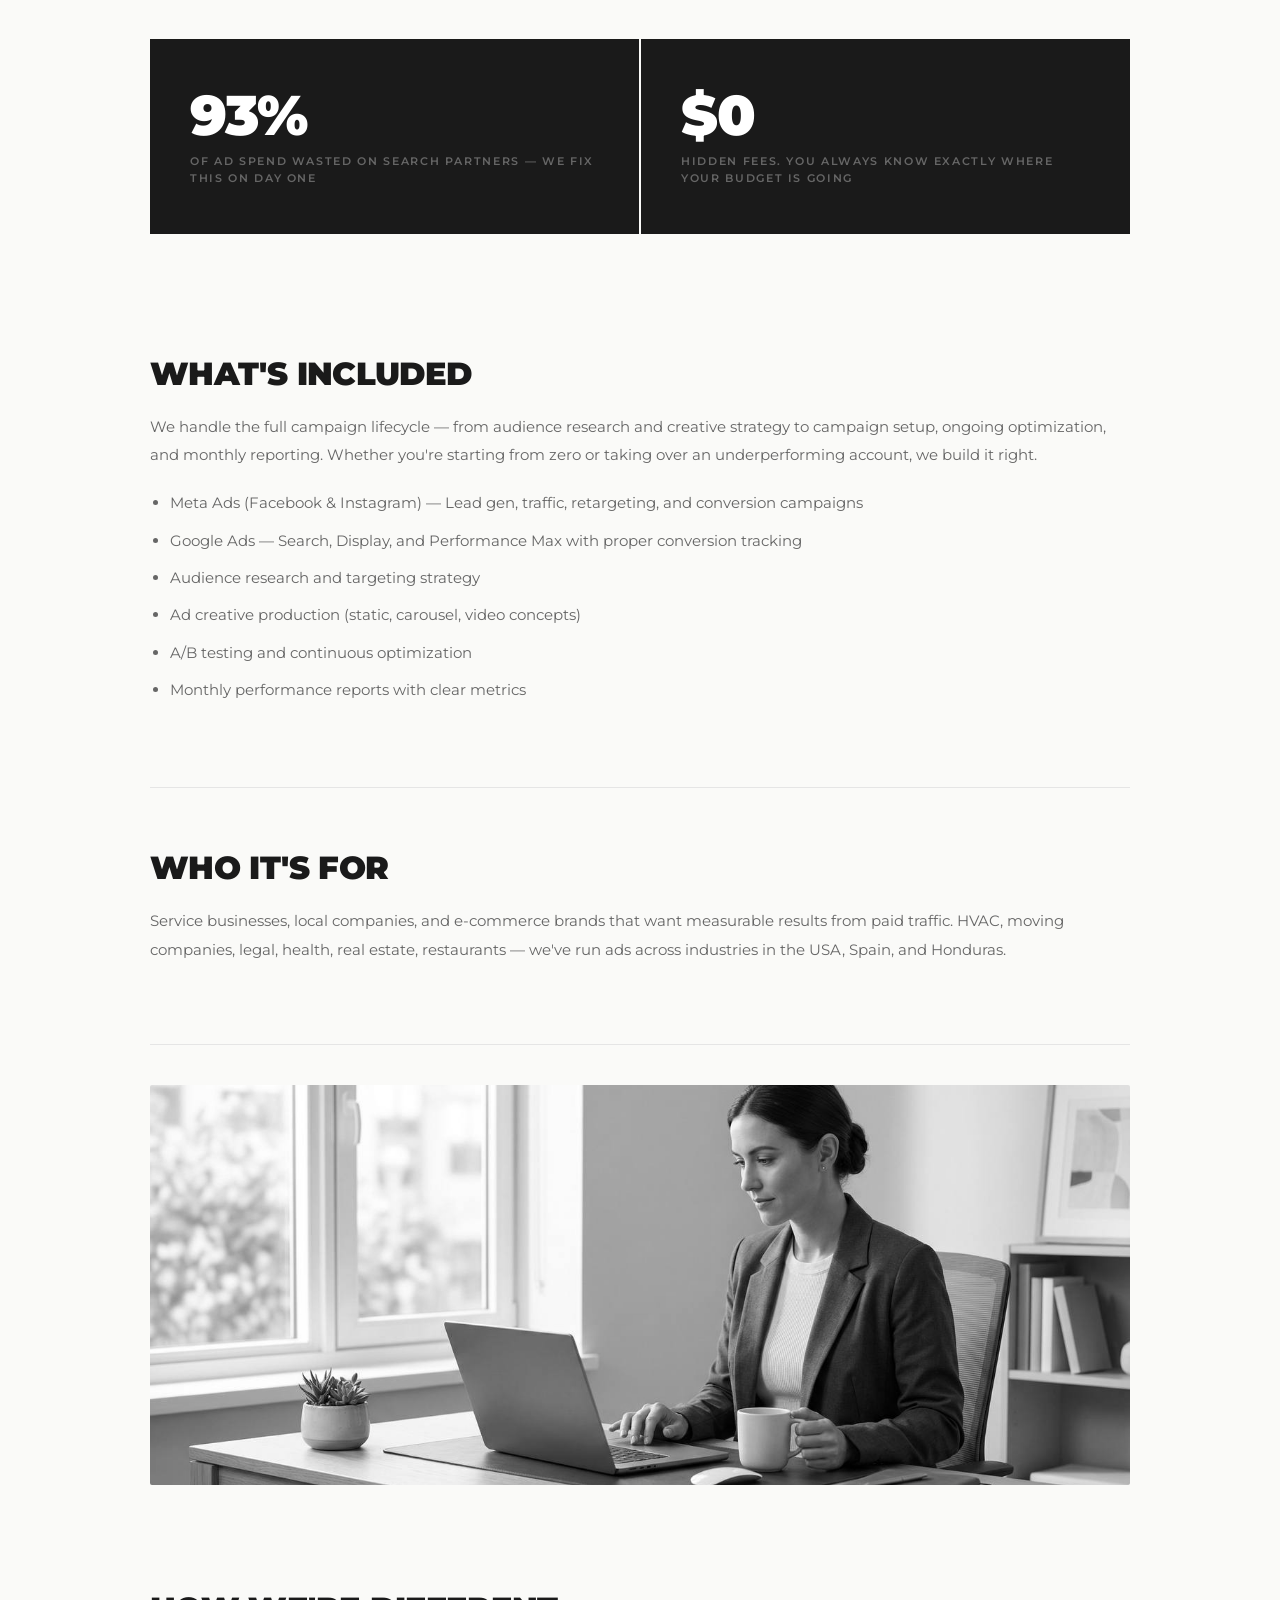
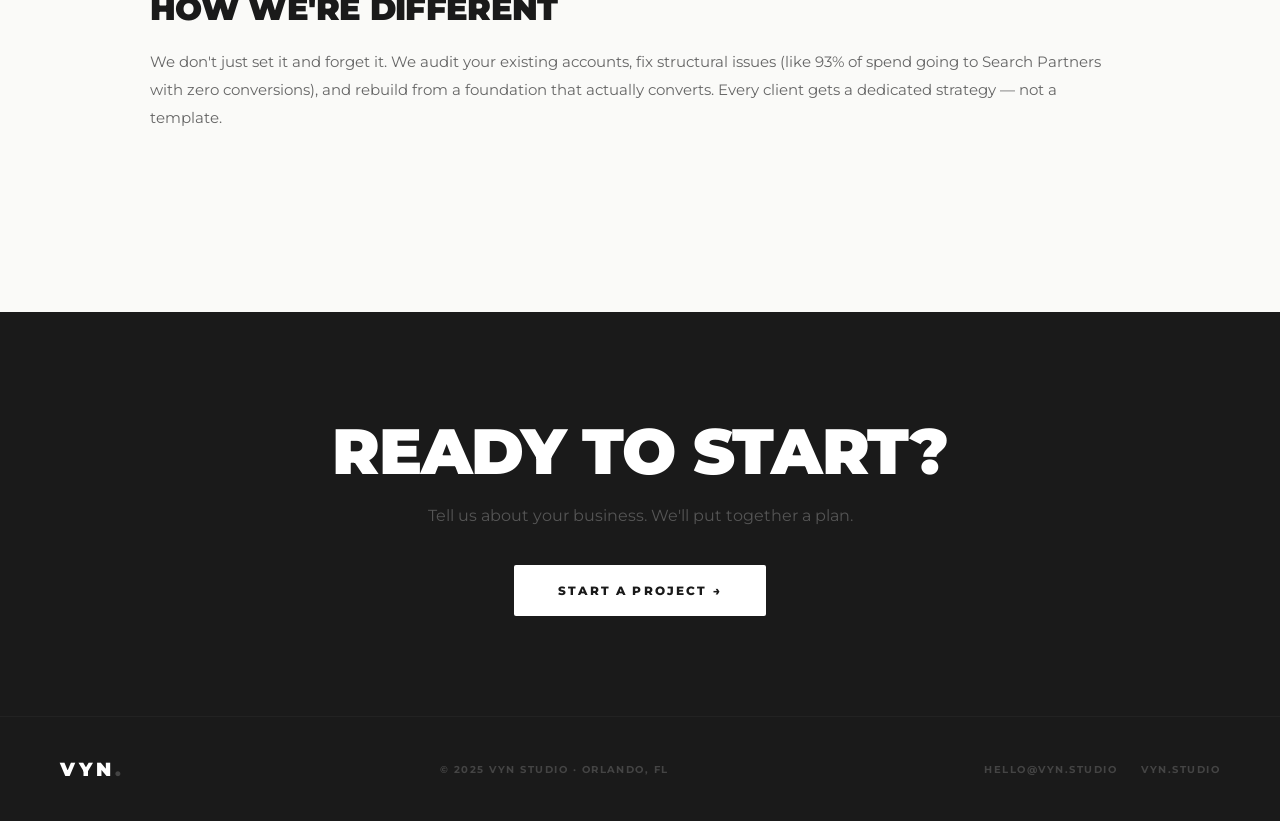
<file: paid-advertising.html>
<!DOCTYPE html>
<html lang="en">
<head>
<meta charset="utf-8">
<meta name="viewport" content="width=device-width, initial-scale=1">
<title>Paid Advertising — Vyn Studio | Orlando Digital Marketing Agency</title>
<meta name="description" content="We build and manage paid advertising campaigns on Meta and Google that are engineered to convert — not just get impressions. Every dollar is tracked, every">
<link rel="canonical" href="https://vynstudio.com/paid-advertising.html" />
<meta property="og:type" content="website" />
<meta property="og:url" content="https://vynstudio.com/paid-advertising.html" />
<meta property="og:title" content="Paid Advertising — Vyn Studio | Orlando Digital Marketing Agency" />
<meta property="og:description" content="We build and manage paid advertising campaigns on Meta and Google that are engineered to convert — not just get impressions." />
<meta property="og:image" content="https://vynstudio.com/img/paid-ads-hero.jpg" />
<meta property="og:site_name" content="Vyn Studio" />
<script type="application/ld+json">
{"@context":"https://schema.org","@type":"Service","name":"Paid Advertising","provider":{"@type":"MarketingAgency","name":"Vyn Studio","url":"https://vynstudio.com"},"description":"We build and manage paid advertising campaigns on Meta and Google that are engineered to convert.","areaServed":"Orlando, FL","serviceType":"Paid Advertising"}
</script>
<link href="https://fonts.googleapis.com/css2?family=Montserrat:wght@300;400;500;600;700;800;900&display=swap" rel="stylesheet">
<style>
* { margin:0; padding:0; box-sizing:border-box; }
html { scroll-behavior:smooth; }
body { background:#fafaf8; color:#1a1a1a; font-family:'Montserrat',sans-serif; overflow-x:hidden; }
nav { position:fixed; top:0; left:0; right:0; z-index:100; padding:24px 60px; display:flex; align-items:center; justify-content:space-between; background:rgba(250,250,248,0.96); backdrop-filter:blur(12px); border-bottom:1px solid #e5e5e5; }
.nav-logo { font-size:1.3rem; font-weight:900; letter-spacing:0.2em; color:#1a1a1a; text-decoration:none; }
.nav-logo span { color:#aaa; }
.nav-links { display:flex; gap:32px; align-items:center; }
.nav-link { font-size:0.7rem; font-weight:700; letter-spacing:0.2em; text-transform:uppercase; color:#888; text-decoration:none; transition:color 0.2s; }
.nav-link:hover, .nav-link.active { color:#1a1a1a; }
.nav-cta { background:#1a1a1a; color:#fafaf8 !important; padding:10px 24px; border-radius:2px; }
.hero { padding:160px 60px 100px; border-bottom:1px solid #e5e5e5; position:relative; overflow:hidden; }
.hero-dot-grid { position:absolute; inset:0; background-image:radial-gradient(circle,rgba(0,0,0,0.08) 1.5px,transparent 1.5px); background-size:28px 28px; -webkit-mask-image:linear-gradient(to right,transparent 30%,rgba(0,0,0,0.5) 65%,rgba(0,0,0,0.85) 100%); mask-image:linear-gradient(to right,transparent 30%,rgba(0,0,0,0.5) 65%,rgba(0,0,0,0.85) 100%); }
.hero-label { font-size:11px; font-weight:700; letter-spacing:0.3em; text-transform:uppercase; color:#aaa; display:flex; align-items:center; gap:12px; margin-bottom:28px; position:relative; }
.hero-label::before { content:''; display:block; width:28px; height:1px; background:#ccc; }
.hero h1 { font-size:clamp(3.5rem,8vw,7rem); font-weight:900; line-height:0.9; letter-spacing:-0.03em; color:#1a1a1a; text-transform:uppercase; margin-bottom:40px; position:relative; white-space:pre-line; }
.hero-intro { font-size:1.05rem; font-weight:400; color:#777; line-height:1.75; max-width:560px; position:relative; }
.content { max-width:1100px; margin:0 auto; padding:100px 60px; }
.content h2 { font-size:clamp(1.4rem,2.5vw,2rem); font-weight:900; text-transform:uppercase; letter-spacing:-0.02em; color:#1a1a1a; margin:0 0 20px; }
.content p { font-size:0.95rem; color:#666; line-height:1.85; margin-bottom:20px; }
.content ul { margin:0 0 24px 20px; }
.content ul li { font-size:0.95rem; color:#666; line-height:1.8; margin-bottom:10px; }
.content ul li strong { color:#1a1a1a; font-weight:700; }
.section-block { padding:60px 0; border-bottom:1px solid #e5e5e5; }
.section-block:last-of-type { border-bottom:none; }
.hero-img { width:100%; max-height:480px; object-fit:cover; margin-top:60px; border-radius:2px; filter:grayscale(100%); position:relative; }
.content-img { width:100%; max-height:400px; object-fit:cover; margin:40px 0; border-radius:2px; filter:grayscale(100%); }
.stats-row { display:grid; grid-template-columns:1fr 1fr; gap:2px; margin:60px 0; }
.stat-block { background:#1a1a1a; padding:48px 40px; }
.stat-num { font-size:3.5rem; font-weight:900; color:#fff; line-height:1; letter-spacing:-0.02em; margin-bottom:10px; }
.stat-label { font-size:11px; font-weight:600; letter-spacing:0.15em; text-transform:uppercase; color:#666; line-height:1.5; }
.services-nav { background:#f2f0eb; padding:60px; margin:0; }
.services-nav h3 { font-size:0.7rem; font-weight:700; letter-spacing:0.3em; text-transform:uppercase; color:#aaa; margin-bottom:28px; }
.services-list { display:flex; flex-wrap:wrap; gap:12px; }
.service-pill { background:#fff; border:1px solid #e5e5e5; padding:10px 20px; border-radius:2px; font-size:0.72rem; font-weight:700; letter-spacing:0.12em; text-transform:uppercase; color:#1a1a1a; text-decoration:none; transition:all 0.2s; }
.service-pill:hover, .service-pill.active { background:#1a1a1a; color:#fff; border-color:#1a1a1a; }
.cta-block { background:#1a1a1a; padding:100px 60px; text-align:center; }
.cta-block h2 { font-size:clamp(2rem,5vw,4rem); font-weight:900; color:#fff; text-transform:uppercase; letter-spacing:-0.02em; margin-bottom:16px; }
.cta-block p { font-size:1rem; color:#555; margin-bottom:40px; }
.cta-block a { background:#fff; color:#1a1a1a; font-size:12px; font-weight:800; letter-spacing:0.18em; text-transform:uppercase; padding:18px 44px; border-radius:2px; text-decoration:none; display:inline-block; }
footer { background:#1a1a1a; padding:40px 60px; border-top:1px solid #222; }
.footer-inner { display:flex; justify-content:space-between; align-items:center; flex-wrap:wrap; gap:16px; }
.footer-logo { font-size:1.2rem; font-weight:900; letter-spacing:0.2em; color:#fff; }
.footer-logo span { color:#444; }
.footer-copy { font-size:0.62rem; font-weight:700; letter-spacing:0.15em; text-transform:uppercase; color:#444; }
.footer-link { font-size:0.62rem; font-weight:700; letter-spacing:0.15em; text-transform:uppercase; color:#444; text-decoration:none; }
.footer-link:hover { color:#fff; }
@media (max-width:992px) {
  nav { padding:20px 32px; }
  .nav-links { display:none; }
  .hero { padding:120px 32px 80px; }
  .content { padding:60px 32px; }
  .stats-row { grid-template-columns:1fr; }
  .services-nav { padding:40px 32px; }
  .cta-block { padding:60px 32px; }
  footer { padding:32px; }
}
</style>
</head>
<body>

<nav>
  <a class="nav-logo" href="index.html">VYN<span>.</span></a>
  
  <div class="nav-links">
    <a class="nav-link" href="index.html">Home</a>
    <a class="nav-link" href="index.html#about">About</a>
    <a class="nav-link active" href="index.html#services">Services</a>
    <a class="nav-link" href="index.html#portfolio">Work</a>
    <a class="nav-link" href="blog.html">Blog</a>
    <a class="nav-link nav-cta" href="index.html#contact">Start a Project</a>
  </div>

</nav>

<div class="hero">
  <div class="hero-dot-grid"></div>
  <div class="hero-label">Meta Ads · Google Ads</div>
  <h1>ADS THAT
ACTUALLY
CONVERT.</h1>
  <p class="hero-intro">We build and manage paid advertising campaigns on Meta and Google that are engineered to convert — not just get impressions. Every dollar is tracked, every audience is tested, every creative is optimized.</p>
  <img class="hero-img" src="img/paid-ads-hero.jpg" alt="Paid advertising campaign dashboard" loading="lazy" width="1400" height="600">
</div>

<div class="services-nav">
  <h3>All Services</h3>
  <div class="services-list">
    <a href="paid-advertising.html" class="service-pill active">Paid Advertising</a>
        <a href="ad-creative.html" class="service-pill">Ad Creative</a>
        <a href="web-development.html" class="service-pill">Web Development</a>
        <a href="brand-design.html" class="service-pill">Brand Design</a>
        <a href="seo.html" class="service-pill">SEO</a>
        <a href="crm-automation.html" class="service-pill">CRM & Automation</a>
        
  </div>
</div>

<div class="content">
  <div class="stats-row">
    <div class="stat-block">
      <div class="stat-num">93%</div>
      <div class="stat-label">of ad spend wasted on Search Partners — we fix this on day one</div>
    </div>
    <div class="stat-block">
      <div class="stat-num">$0</div>
      <div class="stat-label">hidden fees. You always know exactly where your budget is going</div>
    </div>
  </div>
  
      <div class="section-block">
        <h2>What's Included</h2>
        <p>We handle the full campaign lifecycle — from audience research and creative strategy to campaign setup, ongoing optimization, and monthly reporting. Whether you're starting from zero or taking over an underperforming account, we build it right.</p>
        <ul><li>Meta Ads (Facebook & Instagram) — Lead gen, traffic, retargeting, and conversion campaigns</li><li>Google Ads — Search, Display, and Performance Max with proper conversion tracking</li><li>Audience research and targeting strategy</li><li>Ad creative production (static, carousel, video concepts)</li><li>A/B testing and continuous optimization</li><li>Monthly performance reports with clear metrics</li></ul>
      </div>
      <div class="section-block">
        <h2>Who It's For</h2>
        <p>Service businesses, local companies, and e-commerce brands that want measurable results from paid traffic. HVAC, moving companies, legal, health, real estate, restaurants — we've run ads across industries in the USA, Spain, and Honduras.</p>
        
      </div>
      <img class="content-img" src="img/paid-ads-content.jpg" alt="Ad performance optimization" loading="lazy" width="1400" height="420">
      <div class="section-block">
        <h2>How We're Different</h2>
        <p>We don't just set it and forget it. We audit your existing accounts, fix structural issues (like 93% of spend going to Search Partners with zero conversions), and rebuild from a foundation that actually converts. Every client gets a dedicated strategy — not a template.</p>
        
      </div>
</div>

<div class="cta-block">
  <h2>READY TO
START?</h2>
  <p>Tell us about your business. We'll put together a plan.</p>
  <a href="index.html#contact">Start a Project →</a>
</div>

<footer>
  <div class="footer-inner">
    <div class="footer-logo">VYN<span>.</span></div>
    <div class="footer-copy">© 2025 Vyn Studio · Orlando, FL</div>
    <div style="display:flex;gap:24px;">
      <a class="footer-link" href="mailto:hello@vyn.studio">hello@vyn.studio</a>
      <a class="footer-link" href="index.html">vyn.studio</a>
    </div>
  </div>
</footer>

</body>
</html>
</file>
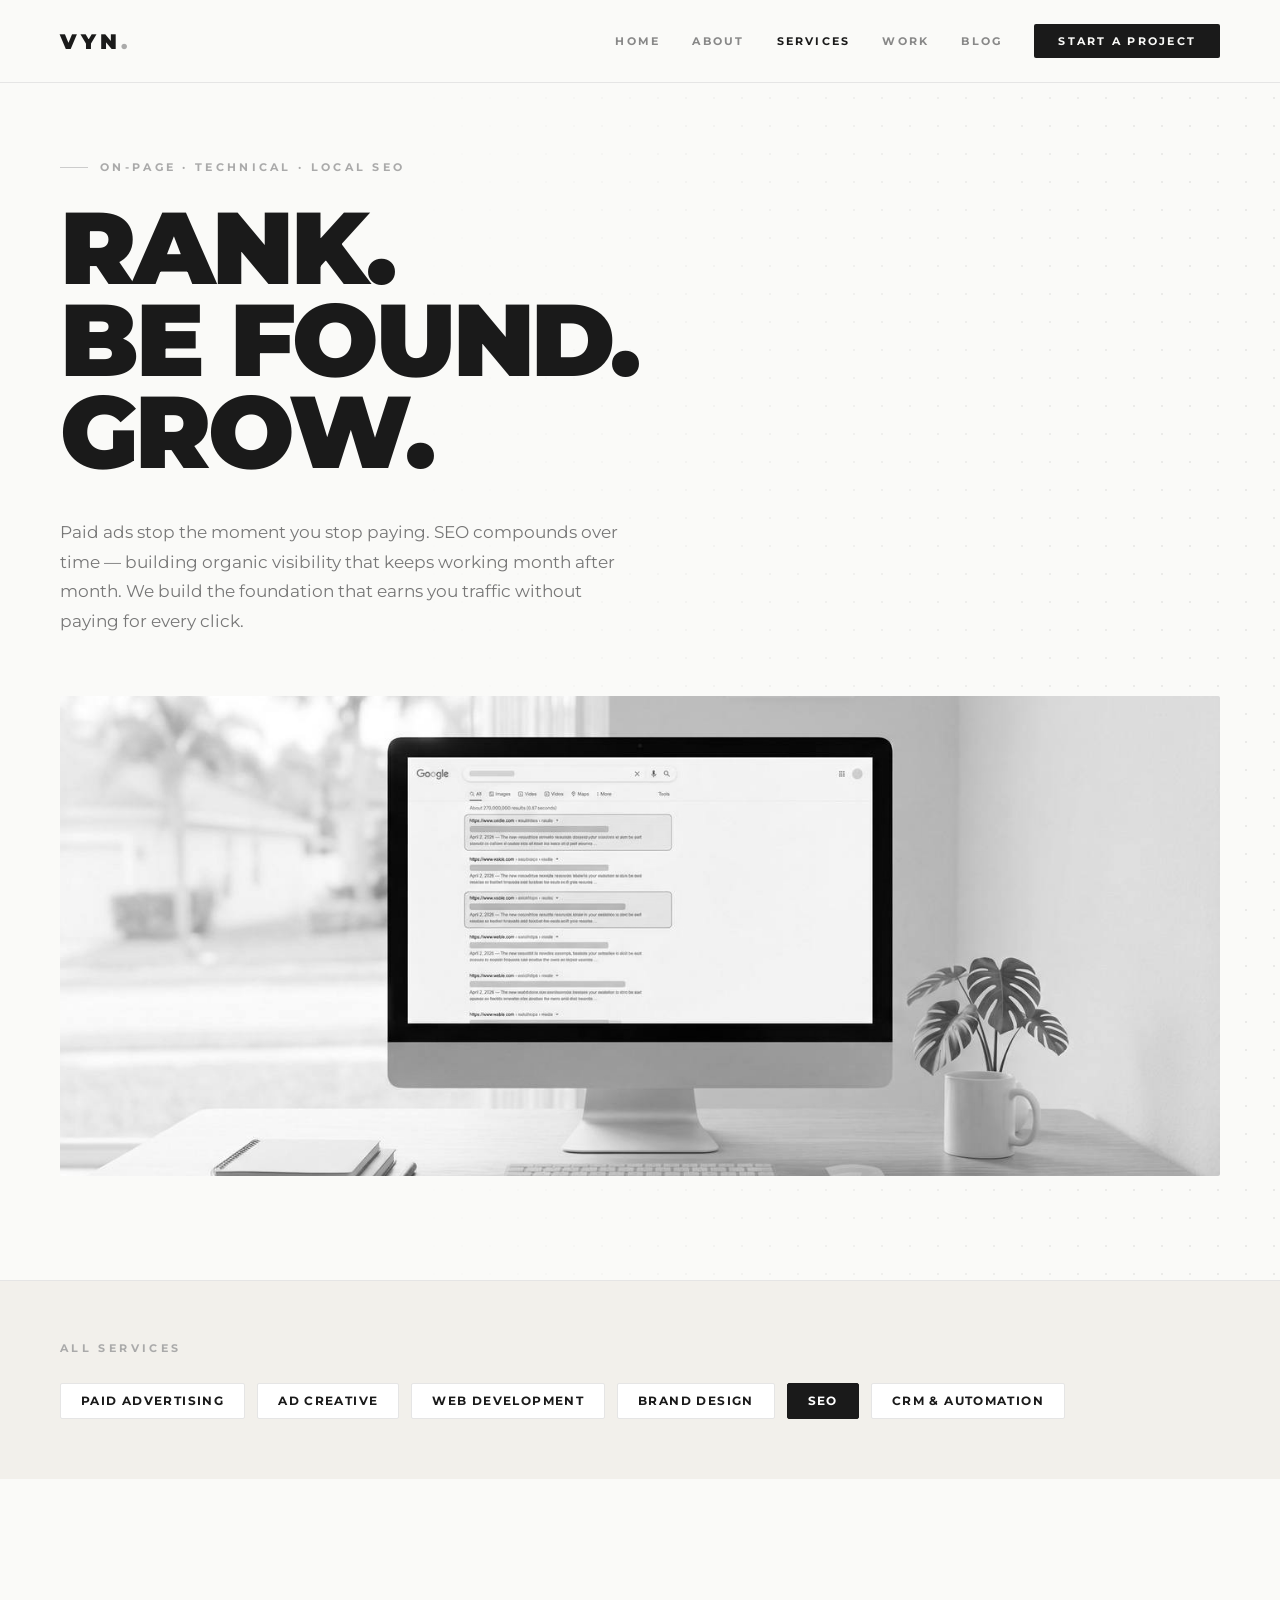
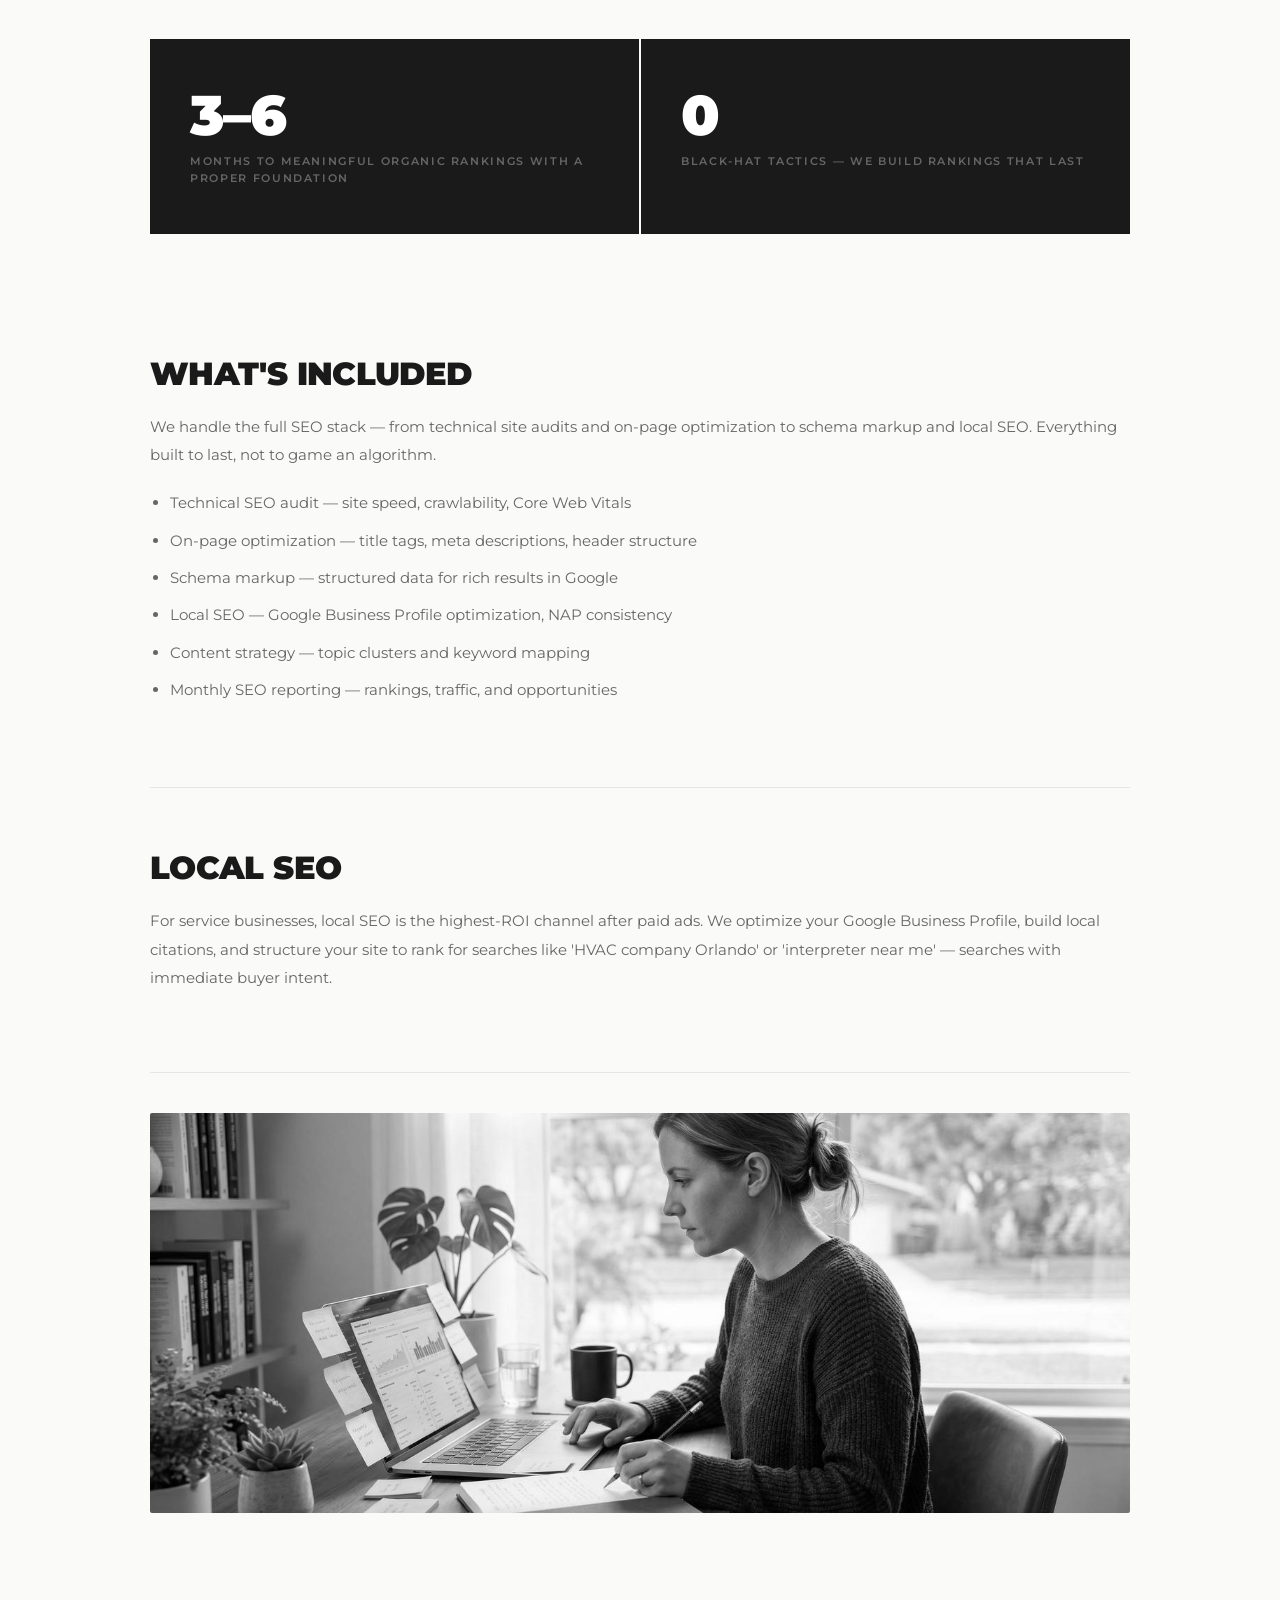
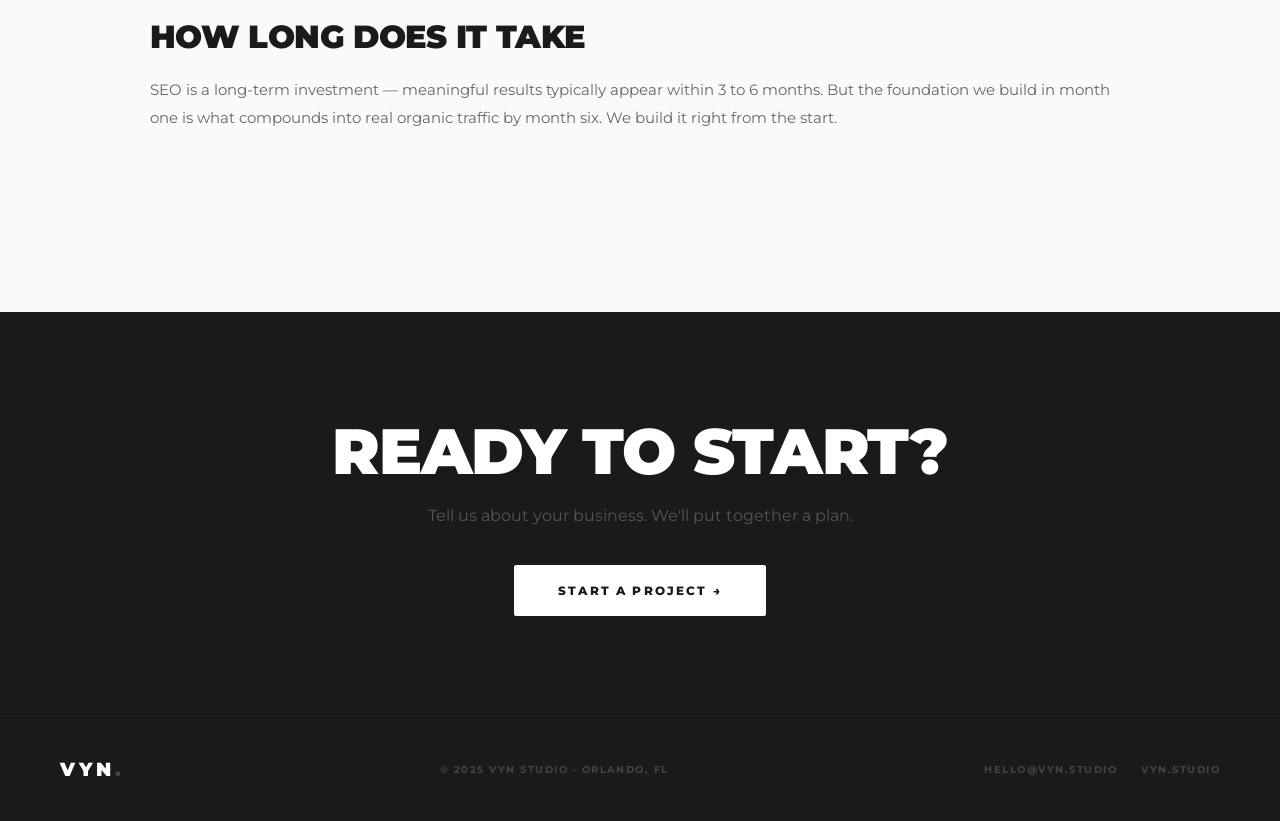
<file: seo.html>
<!DOCTYPE html>
<html lang="en">
<head>
<meta charset="utf-8">
<meta name="viewport" content="width=device-width, initial-scale=1">
<title>SEO — Vyn Studio | Orlando Digital Marketing Agency</title>
<meta name="description" content="Paid ads stop the moment you stop paying. SEO compounds over time — building organic visibility that keeps working month after month. We build the foundati">
<link rel="canonical" href="https://vynstudio.com/seo.html" />
<meta property="og:type" content="website" />
<meta property="og:url" content="https://vynstudio.com/seo.html" />
<meta property="og:title" content="SEO — Vyn Studio | Orlando Digital Marketing Agency" />
<meta property="og:description" content="SEO compounds over time — building organic visibility that keeps working month after month." />
<meta property="og:image" content="https://vynstudio.com/img/seo-hero.jpg" />
<meta property="og:site_name" content="Vyn Studio" />
<script type="application/ld+json">
{"@context":"https://schema.org","@type":"Service","name":"SEO","provider":{"@type":"MarketingAgency","name":"Vyn Studio","url":"https://vynstudio.com"},"description":"On-page, technical, and local SEO that builds organic visibility over time.","areaServed":"Orlando, FL","serviceType":"SEO"}
</script>
<link href="https://fonts.googleapis.com/css2?family=Montserrat:wght@300;400;500;600;700;800;900&display=swap" rel="stylesheet">
<style>
* { margin:0; padding:0; box-sizing:border-box; }
html { scroll-behavior:smooth; }
body { background:#fafaf8; color:#1a1a1a; font-family:'Montserrat',sans-serif; overflow-x:hidden; }
nav { position:fixed; top:0; left:0; right:0; z-index:100; padding:24px 60px; display:flex; align-items:center; justify-content:space-between; background:rgba(250,250,248,0.96); backdrop-filter:blur(12px); border-bottom:1px solid #e5e5e5; }
.nav-logo { font-size:1.3rem; font-weight:900; letter-spacing:0.2em; color:#1a1a1a; text-decoration:none; }
.nav-logo span { color:#aaa; }
.nav-links { display:flex; gap:32px; align-items:center; }
.nav-link { font-size:0.7rem; font-weight:700; letter-spacing:0.2em; text-transform:uppercase; color:#888; text-decoration:none; transition:color 0.2s; }
.nav-link:hover, .nav-link.active { color:#1a1a1a; }
.nav-cta { background:#1a1a1a; color:#fafaf8 !important; padding:10px 24px; border-radius:2px; }
.hero { padding:160px 60px 100px; border-bottom:1px solid #e5e5e5; position:relative; overflow:hidden; }
.hero-dot-grid { position:absolute; inset:0; background-image:radial-gradient(circle,rgba(0,0,0,0.08) 1.5px,transparent 1.5px); background-size:28px 28px; -webkit-mask-image:linear-gradient(to right,transparent 30%,rgba(0,0,0,0.5) 65%,rgba(0,0,0,0.85) 100%); mask-image:linear-gradient(to right,transparent 30%,rgba(0,0,0,0.5) 65%,rgba(0,0,0,0.85) 100%); }
.hero-label { font-size:11px; font-weight:700; letter-spacing:0.3em; text-transform:uppercase; color:#aaa; display:flex; align-items:center; gap:12px; margin-bottom:28px; position:relative; }
.hero-label::before { content:''; display:block; width:28px; height:1px; background:#ccc; }
.hero h1 { font-size:clamp(3.5rem,8vw,7rem); font-weight:900; line-height:0.9; letter-spacing:-0.03em; color:#1a1a1a; text-transform:uppercase; margin-bottom:40px; position:relative; white-space:pre-line; }
.hero-intro { font-size:1.05rem; font-weight:400; color:#777; line-height:1.75; max-width:560px; position:relative; }
.content { max-width:1100px; margin:0 auto; padding:100px 60px; }
.content h2 { font-size:clamp(1.4rem,2.5vw,2rem); font-weight:900; text-transform:uppercase; letter-spacing:-0.02em; color:#1a1a1a; margin:0 0 20px; }
.content p { font-size:0.95rem; color:#666; line-height:1.85; margin-bottom:20px; }
.content ul { margin:0 0 24px 20px; }
.content ul li { font-size:0.95rem; color:#666; line-height:1.8; margin-bottom:10px; }
.content ul li strong { color:#1a1a1a; font-weight:700; }
.section-block { padding:60px 0; border-bottom:1px solid #e5e5e5; }
.section-block:last-of-type { border-bottom:none; }
.hero-img { width:100%; max-height:480px; object-fit:cover; margin-top:60px; border-radius:2px; filter:grayscale(100%); position:relative; }
.content-img { width:100%; max-height:400px; object-fit:cover; margin:40px 0; border-radius:2px; filter:grayscale(100%); }
.stats-row { display:grid; grid-template-columns:1fr 1fr; gap:2px; margin:60px 0; }
.stat-block { background:#1a1a1a; padding:48px 40px; }
.stat-num { font-size:3.5rem; font-weight:900; color:#fff; line-height:1; letter-spacing:-0.02em; margin-bottom:10px; }
.stat-label { font-size:11px; font-weight:600; letter-spacing:0.15em; text-transform:uppercase; color:#666; line-height:1.5; }
.services-nav { background:#f2f0eb; padding:60px; margin:0; }
.services-nav h3 { font-size:0.7rem; font-weight:700; letter-spacing:0.3em; text-transform:uppercase; color:#aaa; margin-bottom:28px; }
.services-list { display:flex; flex-wrap:wrap; gap:12px; }
.service-pill { background:#fff; border:1px solid #e5e5e5; padding:10px 20px; border-radius:2px; font-size:0.72rem; font-weight:700; letter-spacing:0.12em; text-transform:uppercase; color:#1a1a1a; text-decoration:none; transition:all 0.2s; }
.service-pill:hover, .service-pill.active { background:#1a1a1a; color:#fff; border-color:#1a1a1a; }
.cta-block { background:#1a1a1a; padding:100px 60px; text-align:center; }
.cta-block h2 { font-size:clamp(2rem,5vw,4rem); font-weight:900; color:#fff; text-transform:uppercase; letter-spacing:-0.02em; margin-bottom:16px; }
.cta-block p { font-size:1rem; color:#555; margin-bottom:40px; }
.cta-block a { background:#fff; color:#1a1a1a; font-size:12px; font-weight:800; letter-spacing:0.18em; text-transform:uppercase; padding:18px 44px; border-radius:2px; text-decoration:none; display:inline-block; }
footer { background:#1a1a1a; padding:40px 60px; border-top:1px solid #222; }
.footer-inner { display:flex; justify-content:space-between; align-items:center; flex-wrap:wrap; gap:16px; }
.footer-logo { font-size:1.2rem; font-weight:900; letter-spacing:0.2em; color:#fff; }
.footer-logo span { color:#444; }
.footer-copy { font-size:0.62rem; font-weight:700; letter-spacing:0.15em; text-transform:uppercase; color:#444; }
.footer-link { font-size:0.62rem; font-weight:700; letter-spacing:0.15em; text-transform:uppercase; color:#444; text-decoration:none; }
.footer-link:hover { color:#fff; }
@media (max-width:992px) {
  nav { padding:20px 32px; }
  .nav-links { display:none; }
  .hero { padding:120px 32px 80px; }
  .content { padding:60px 32px; }
  .stats-row { grid-template-columns:1fr; }
  .services-nav { padding:40px 32px; }
  .cta-block { padding:60px 32px; }
  footer { padding:32px; }
}
</style>
</head>
<body>

<nav>
  <a class="nav-logo" href="index.html">VYN<span>.</span></a>
  
  <div class="nav-links">
    <a class="nav-link" href="index.html">Home</a>
    <a class="nav-link" href="index.html#about">About</a>
    <a class="nav-link active" href="index.html#services">Services</a>
    <a class="nav-link" href="index.html#portfolio">Work</a>
    <a class="nav-link" href="blog.html">Blog</a>
    <a class="nav-link nav-cta" href="index.html#contact">Start a Project</a>
  </div>

</nav>

<div class="hero">
  <div class="hero-dot-grid"></div>
  <div class="hero-label">On-Page · Technical · Local SEO</div>
  <h1>RANK.
BE FOUND.
GROW.</h1>
  <p class="hero-intro">Paid ads stop the moment you stop paying. SEO compounds over time — building organic visibility that keeps working month after month. We build the foundation that earns you traffic without paying for every click.</p>
  <img class="hero-img" src="img/seo-hero.jpg" alt="SEO analytics and rankings" loading="lazy" width="1400" height="600">
</div>

<div class="services-nav">
  <h3>All Services</h3>
  <div class="services-list">
    <a href="paid-advertising.html" class="service-pill">Paid Advertising</a>
        <a href="ad-creative.html" class="service-pill">Ad Creative</a>
        <a href="web-development.html" class="service-pill">Web Development</a>
        <a href="brand-design.html" class="service-pill">Brand Design</a>
        <a href="seo.html" class="service-pill active">SEO</a>
        <a href="crm-automation.html" class="service-pill">CRM & Automation</a>
        
  </div>
</div>

<div class="content">
  <div class="stats-row">
    <div class="stat-block">
      <div class="stat-num">3–6</div>
      <div class="stat-label">months to meaningful organic rankings with a proper foundation</div>
    </div>
    <div class="stat-block">
      <div class="stat-num">0</div>
      <div class="stat-label">black-hat tactics — we build rankings that last</div>
    </div>
  </div>
  
      <div class="section-block">
        <h2>What's Included</h2>
        <p>We handle the full SEO stack — from technical site audits and on-page optimization to schema markup and local SEO. Everything built to last, not to game an algorithm.</p>
        <ul><li>Technical SEO audit — site speed, crawlability, Core Web Vitals</li><li>On-page optimization — title tags, meta descriptions, header structure</li><li>Schema markup — structured data for rich results in Google</li><li>Local SEO — Google Business Profile optimization, NAP consistency</li><li>Content strategy — topic clusters and keyword mapping</li><li>Monthly SEO reporting — rankings, traffic, and opportunities</li></ul>
      </div>
      <div class="section-block">
        <h2>Local SEO</h2>
        <p>For service businesses, local SEO is the highest-ROI channel after paid ads. We optimize your Google Business Profile, build local citations, and structure your site to rank for searches like 'HVAC company Orlando' or 'interpreter near me' — searches with immediate buyer intent.</p>
        
      </div>
      <img class="content-img" src="img/seo-content.jpg" alt="SEO optimization strategy" loading="lazy" width="1400" height="420">
      <div class="section-block">
        <h2>How Long Does It Take</h2>
        <p>SEO is a long-term investment — meaningful results typically appear within 3 to 6 months. But the foundation we build in month one is what compounds into real organic traffic by month six. We build it right from the start.</p>
        
      </div>
</div>

<div class="cta-block">
  <h2>READY TO
START?</h2>
  <p>Tell us about your business. We'll put together a plan.</p>
  <a href="index.html#contact">Start a Project →</a>
</div>

<footer>
  <div class="footer-inner">
    <div class="footer-logo">VYN<span>.</span></div>
    <div class="footer-copy">© 2025 Vyn Studio · Orlando, FL</div>
    <div style="display:flex;gap:24px;">
      <a class="footer-link" href="mailto:hello@vyn.studio">hello@vyn.studio</a>
      <a class="footer-link" href="index.html">vyn.studio</a>
    </div>
  </div>
</footer>

</body>
</html>
</file>
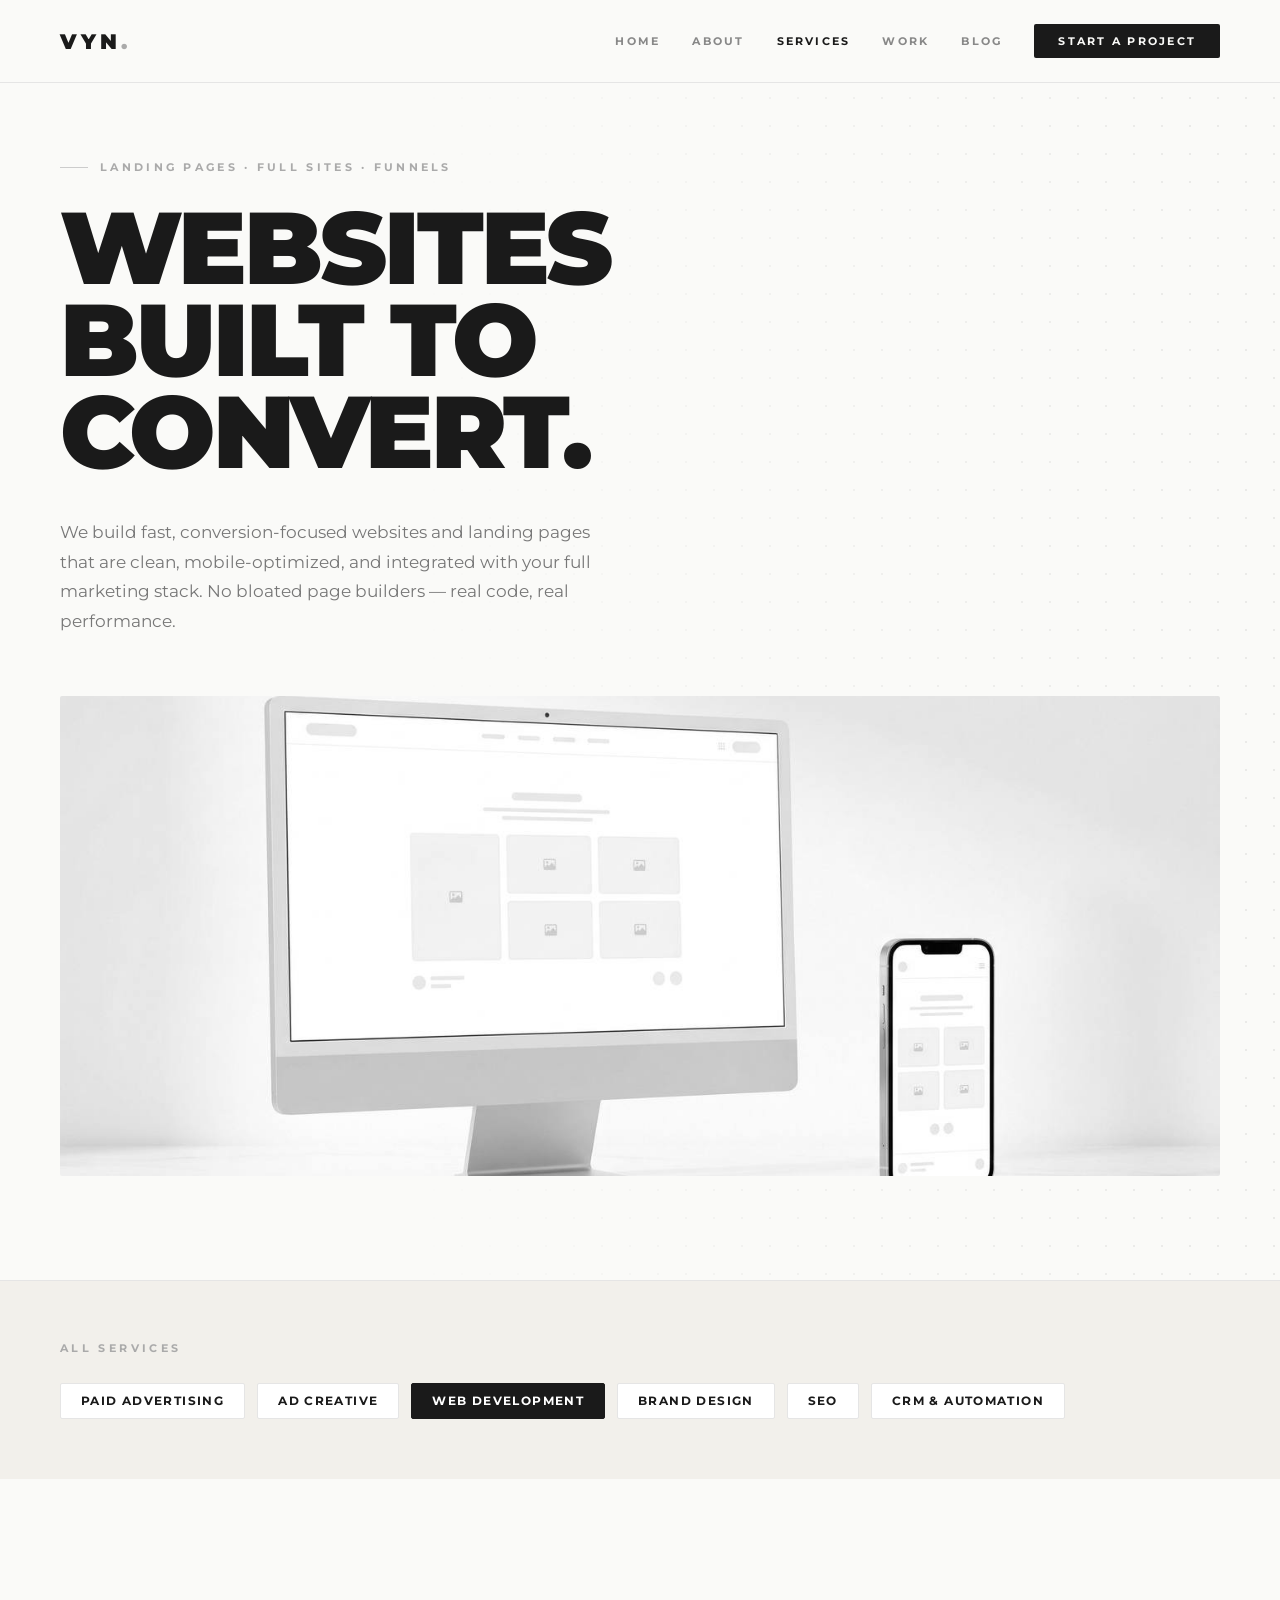
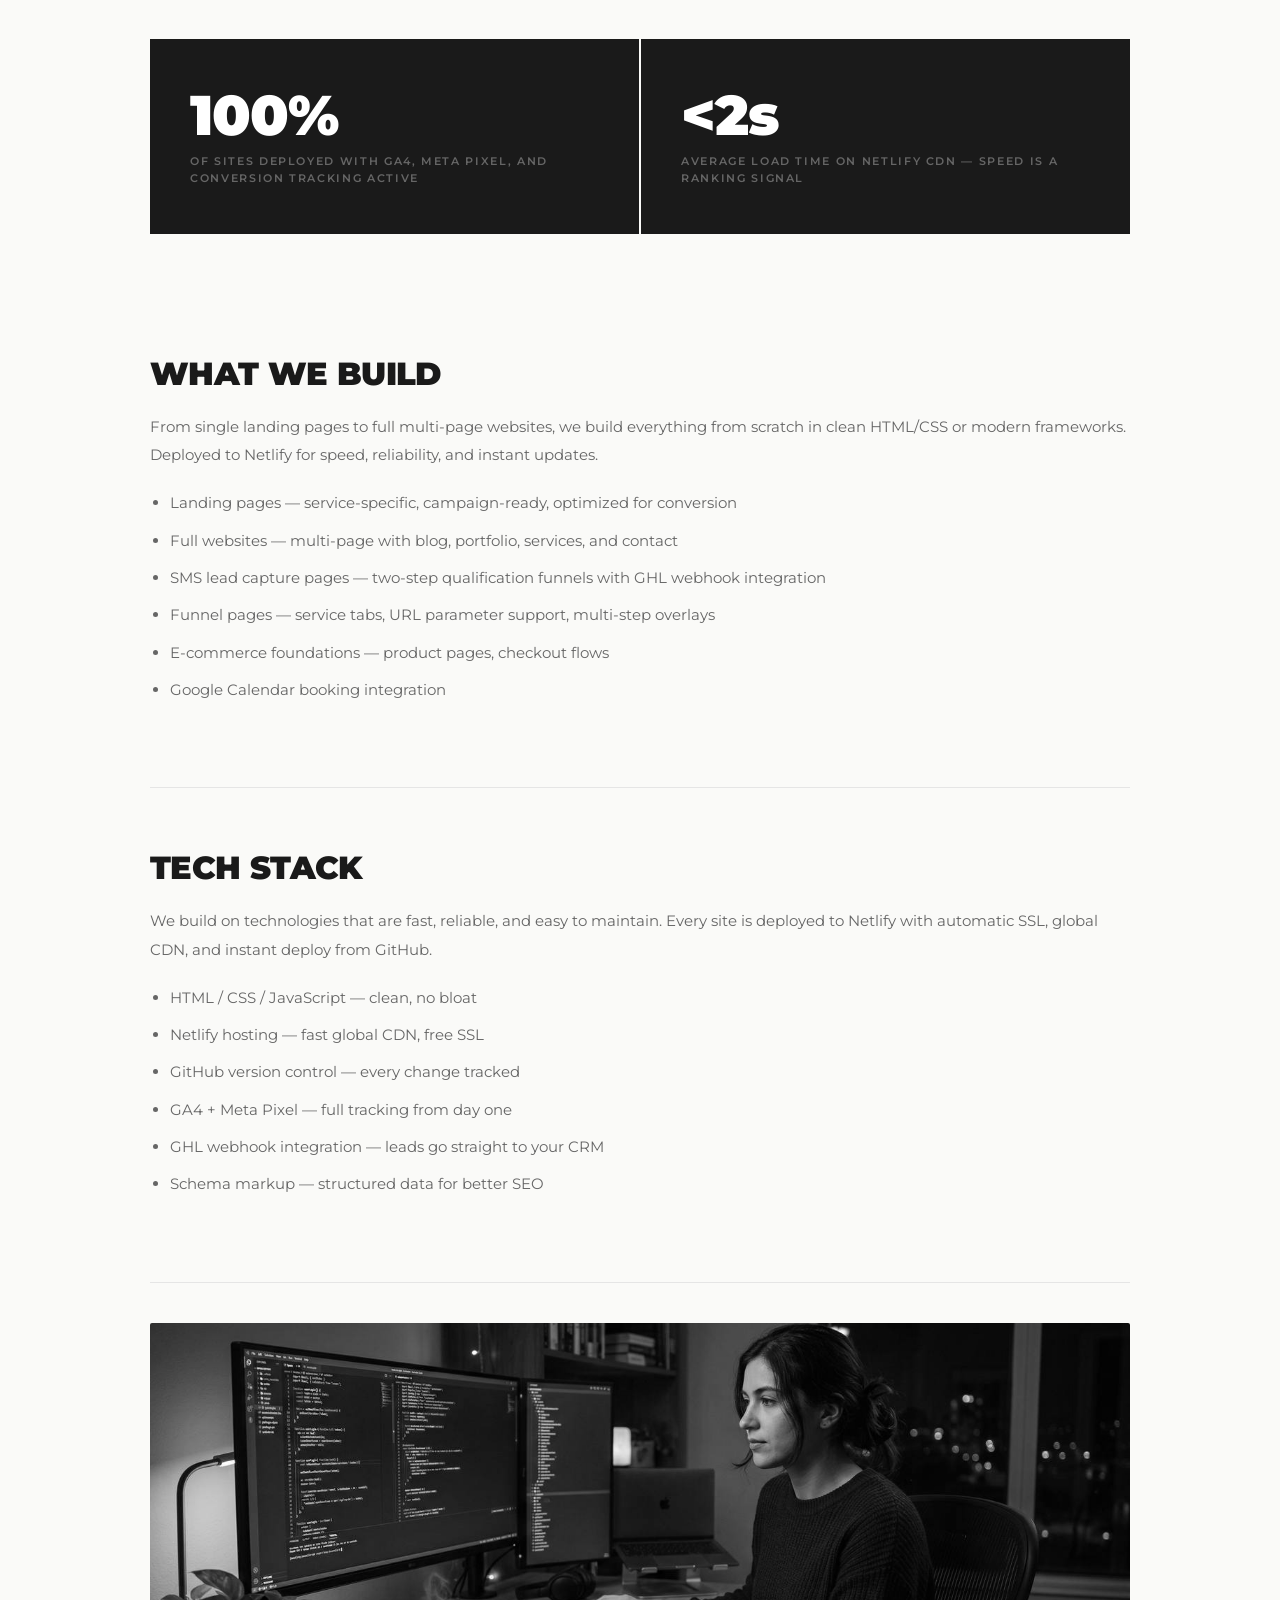
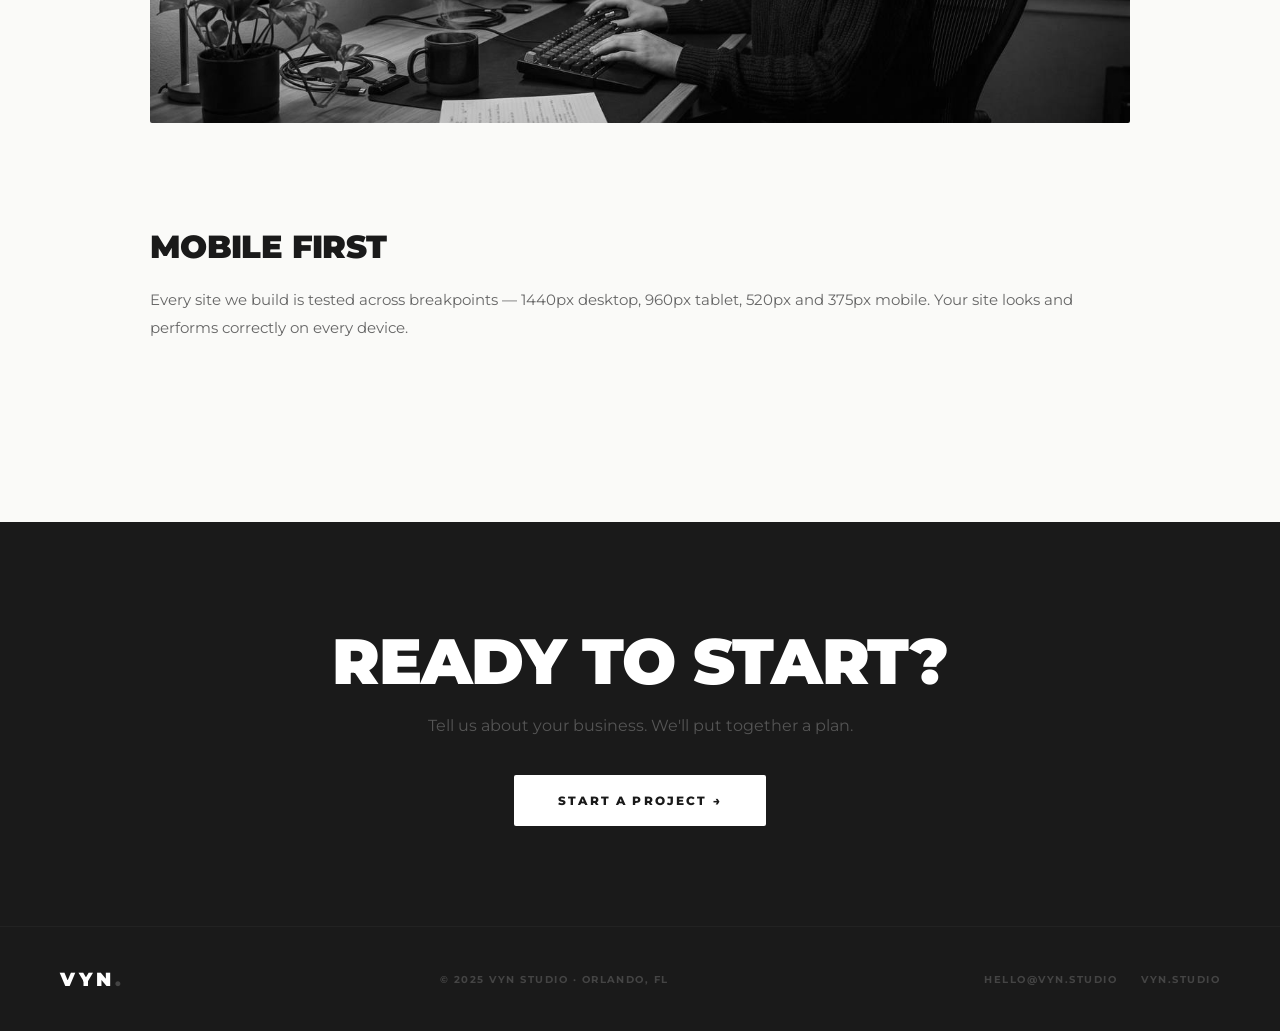
<file: web-development.html>
<!DOCTYPE html>
<html lang="en">
<head>
<meta charset="utf-8">
<meta name="viewport" content="width=device-width, initial-scale=1">
<title>Web Development — Vyn Studio | Orlando Digital Marketing Agency</title>
<meta name="description" content="We build fast, conversion-focused websites and landing pages that are clean, mobile-optimized, and integrated with your full marketing stack. No bloated pa">
<link rel="canonical" href="https://vynstudio.com/web-development.html" />
<meta property="og:type" content="website" />
<meta property="og:url" content="https://vynstudio.com/web-development.html" />
<meta property="og:title" content="Web Development — Vyn Studio | Orlando Digital Marketing Agency" />
<meta property="og:description" content="Fast, conversion-focused websites and landing pages — clean, mobile-optimized, and integrated with your full marketing stack." />
<meta property="og:image" content="https://vynstudio.com/img/web-dev-hero.jpg" />
<meta property="og:site_name" content="Vyn Studio" />
<script type="application/ld+json">
{"@context":"https://schema.org","@type":"Service","name":"Web Development","provider":{"@type":"MarketingAgency","name":"Vyn Studio","url":"https://vynstudio.com"},"description":"Fast, conversion-focused websites and landing pages built with clean code.","areaServed":"Orlando, FL","serviceType":"Web Development"}
</script>
<link href="https://fonts.googleapis.com/css2?family=Montserrat:wght@300;400;500;600;700;800;900&display=swap" rel="stylesheet">
<style>
* { margin:0; padding:0; box-sizing:border-box; }
html { scroll-behavior:smooth; }
body { background:#fafaf8; color:#1a1a1a; font-family:'Montserrat',sans-serif; overflow-x:hidden; }
nav { position:fixed; top:0; left:0; right:0; z-index:100; padding:24px 60px; display:flex; align-items:center; justify-content:space-between; background:rgba(250,250,248,0.96); backdrop-filter:blur(12px); border-bottom:1px solid #e5e5e5; }
.nav-logo { font-size:1.3rem; font-weight:900; letter-spacing:0.2em; color:#1a1a1a; text-decoration:none; }
.nav-logo span { color:#aaa; }
.nav-links { display:flex; gap:32px; align-items:center; }
.nav-link { font-size:0.7rem; font-weight:700; letter-spacing:0.2em; text-transform:uppercase; color:#888; text-decoration:none; transition:color 0.2s; }
.nav-link:hover, .nav-link.active { color:#1a1a1a; }
.nav-cta { background:#1a1a1a; color:#fafaf8 !important; padding:10px 24px; border-radius:2px; }
.hero { padding:160px 60px 100px; border-bottom:1px solid #e5e5e5; position:relative; overflow:hidden; }
.hero-dot-grid { position:absolute; inset:0; background-image:radial-gradient(circle,rgba(0,0,0,0.08) 1.5px,transparent 1.5px); background-size:28px 28px; -webkit-mask-image:linear-gradient(to right,transparent 30%,rgba(0,0,0,0.5) 65%,rgba(0,0,0,0.85) 100%); mask-image:linear-gradient(to right,transparent 30%,rgba(0,0,0,0.5) 65%,rgba(0,0,0,0.85) 100%); }
.hero-label { font-size:11px; font-weight:700; letter-spacing:0.3em; text-transform:uppercase; color:#aaa; display:flex; align-items:center; gap:12px; margin-bottom:28px; position:relative; }
.hero-label::before { content:''; display:block; width:28px; height:1px; background:#ccc; }
.hero h1 { font-size:clamp(3.5rem,8vw,7rem); font-weight:900; line-height:0.9; letter-spacing:-0.03em; color:#1a1a1a; text-transform:uppercase; margin-bottom:40px; position:relative; white-space:pre-line; }
.hero-intro { font-size:1.05rem; font-weight:400; color:#777; line-height:1.75; max-width:560px; position:relative; }
.content { max-width:1100px; margin:0 auto; padding:100px 60px; }
.content h2 { font-size:clamp(1.4rem,2.5vw,2rem); font-weight:900; text-transform:uppercase; letter-spacing:-0.02em; color:#1a1a1a; margin:0 0 20px; }
.content p { font-size:0.95rem; color:#666; line-height:1.85; margin-bottom:20px; }
.content ul { margin:0 0 24px 20px; }
.content ul li { font-size:0.95rem; color:#666; line-height:1.8; margin-bottom:10px; }
.content ul li strong { color:#1a1a1a; font-weight:700; }
.section-block { padding:60px 0; border-bottom:1px solid #e5e5e5; }
.section-block:last-of-type { border-bottom:none; }
.hero-img { width:100%; max-height:480px; object-fit:cover; margin-top:60px; border-radius:2px; filter:grayscale(100%); position:relative; }
.content-img { width:100%; max-height:400px; object-fit:cover; margin:40px 0; border-radius:2px; filter:grayscale(100%); }
.stats-row { display:grid; grid-template-columns:1fr 1fr; gap:2px; margin:60px 0; }
.stat-block { background:#1a1a1a; padding:48px 40px; }
.stat-num { font-size:3.5rem; font-weight:900; color:#fff; line-height:1; letter-spacing:-0.02em; margin-bottom:10px; }
.stat-label { font-size:11px; font-weight:600; letter-spacing:0.15em; text-transform:uppercase; color:#666; line-height:1.5; }
.services-nav { background:#f2f0eb; padding:60px; margin:0; }
.services-nav h3 { font-size:0.7rem; font-weight:700; letter-spacing:0.3em; text-transform:uppercase; color:#aaa; margin-bottom:28px; }
.services-list { display:flex; flex-wrap:wrap; gap:12px; }
.service-pill { background:#fff; border:1px solid #e5e5e5; padding:10px 20px; border-radius:2px; font-size:0.72rem; font-weight:700; letter-spacing:0.12em; text-transform:uppercase; color:#1a1a1a; text-decoration:none; transition:all 0.2s; }
.service-pill:hover, .service-pill.active { background:#1a1a1a; color:#fff; border-color:#1a1a1a; }
.cta-block { background:#1a1a1a; padding:100px 60px; text-align:center; }
.cta-block h2 { font-size:clamp(2rem,5vw,4rem); font-weight:900; color:#fff; text-transform:uppercase; letter-spacing:-0.02em; margin-bottom:16px; }
.cta-block p { font-size:1rem; color:#555; margin-bottom:40px; }
.cta-block a { background:#fff; color:#1a1a1a; font-size:12px; font-weight:800; letter-spacing:0.18em; text-transform:uppercase; padding:18px 44px; border-radius:2px; text-decoration:none; display:inline-block; }
footer { background:#1a1a1a; padding:40px 60px; border-top:1px solid #222; }
.footer-inner { display:flex; justify-content:space-between; align-items:center; flex-wrap:wrap; gap:16px; }
.footer-logo { font-size:1.2rem; font-weight:900; letter-spacing:0.2em; color:#fff; }
.footer-logo span { color:#444; }
.footer-copy { font-size:0.62rem; font-weight:700; letter-spacing:0.15em; text-transform:uppercase; color:#444; }
.footer-link { font-size:0.62rem; font-weight:700; letter-spacing:0.15em; text-transform:uppercase; color:#444; text-decoration:none; }
.footer-link:hover { color:#fff; }
@media (max-width:992px) {
  nav { padding:20px 32px; }
  .nav-links { display:none; }
  .hero { padding:120px 32px 80px; }
  .content { padding:60px 32px; }
  .stats-row { grid-template-columns:1fr; }
  .services-nav { padding:40px 32px; }
  .cta-block { padding:60px 32px; }
  footer { padding:32px; }
}
</style>
</head>
<body>

<nav>
  <a class="nav-logo" href="index.html">VYN<span>.</span></a>
  
  <div class="nav-links">
    <a class="nav-link" href="index.html">Home</a>
    <a class="nav-link" href="index.html#about">About</a>
    <a class="nav-link active" href="index.html#services">Services</a>
    <a class="nav-link" href="index.html#portfolio">Work</a>
    <a class="nav-link" href="blog.html">Blog</a>
    <a class="nav-link nav-cta" href="index.html#contact">Start a Project</a>
  </div>

</nav>

<div class="hero">
  <div class="hero-dot-grid"></div>
  <div class="hero-label">Landing Pages · Full Sites · Funnels</div>
  <h1>WEBSITES
BUILT TO
CONVERT.</h1>
  <p class="hero-intro">We build fast, conversion-focused websites and landing pages that are clean, mobile-optimized, and integrated with your full marketing stack. No bloated page builders — real code, real performance.</p>
  <img class="hero-img" src="img/web-dev-hero.jpg" alt="Web development workspace" loading="lazy" width="1400" height="600">
</div>

<div class="services-nav">
  <h3>All Services</h3>
  <div class="services-list">
    <a href="paid-advertising.html" class="service-pill">Paid Advertising</a>
        <a href="ad-creative.html" class="service-pill">Ad Creative</a>
        <a href="web-development.html" class="service-pill active">Web Development</a>
        <a href="brand-design.html" class="service-pill">Brand Design</a>
        <a href="seo.html" class="service-pill">SEO</a>
        <a href="crm-automation.html" class="service-pill">CRM & Automation</a>
        
  </div>
</div>

<div class="content">
  <div class="stats-row">
    <div class="stat-block">
      <div class="stat-num">100%</div>
      <div class="stat-label">of sites deployed with GA4, Meta Pixel, and conversion tracking active</div>
    </div>
    <div class="stat-block">
      <div class="stat-num"><2s</div>
      <div class="stat-label">average load time on Netlify CDN — speed is a ranking signal</div>
    </div>
  </div>
  
      <div class="section-block">
        <h2>What We Build</h2>
        <p>From single landing pages to full multi-page websites, we build everything from scratch in clean HTML/CSS or modern frameworks. Deployed to Netlify for speed, reliability, and instant updates.</p>
        <ul><li>Landing pages — service-specific, campaign-ready, optimized for conversion</li><li>Full websites — multi-page with blog, portfolio, services, and contact</li><li>SMS lead capture pages — two-step qualification funnels with GHL webhook integration</li><li>Funnel pages — service tabs, URL parameter support, multi-step overlays</li><li>E-commerce foundations — product pages, checkout flows</li><li>Google Calendar booking integration</li></ul>
      </div>
      <div class="section-block">
        <h2>Tech Stack</h2>
        <p>We build on technologies that are fast, reliable, and easy to maintain. Every site is deployed to Netlify with automatic SSL, global CDN, and instant deploy from GitHub.</p>
        <ul><li>HTML / CSS / JavaScript — clean, no bloat</li><li>Netlify hosting — fast global CDN, free SSL</li><li>GitHub version control — every change tracked</li><li>GA4 + Meta Pixel — full tracking from day one</li><li>GHL webhook integration — leads go straight to your CRM</li><li>Schema markup — structured data for better SEO</li></ul>
      </div>
      <img class="content-img" src="img/web-dev-content.jpg" alt="Responsive web design" loading="lazy" width="1400" height="420">
      <div class="section-block">
        <h2>Mobile First</h2>
        <p>Every site we build is tested across breakpoints — 1440px desktop, 960px tablet, 520px and 375px mobile. Your site looks and performs correctly on every device.</p>
        
      </div>
</div>

<div class="cta-block">
  <h2>READY TO
START?</h2>
  <p>Tell us about your business. We'll put together a plan.</p>
  <a href="index.html#contact">Start a Project →</a>
</div>

<footer>
  <div class="footer-inner">
    <div class="footer-logo">VYN<span>.</span></div>
    <div class="footer-copy">© 2025 Vyn Studio · Orlando, FL</div>
    <div style="display:flex;gap:24px;">
      <a class="footer-link" href="mailto:hello@vyn.studio">hello@vyn.studio</a>
      <a class="footer-link" href="index.html">vyn.studio</a>
    </div>
  </div>
</footer>

</body>
</html>
</file>
<file: css/plugins.css>
/*-----------------------------------------------------------------------------------

	Theme Name: imax
	Theme URI: http://
	Description: The Multi-Purpose Onepage Template
	Author: ui-themez
	Author URI: http://themeforest.net/user/ui-themez
	Version: 1.0

-----------------------------------------------------------------------------------*/

/* ----------------------------------------------------------------
			[ All Css Plugins & Helper Classes File ]
-----------------------------------------------------------------*/

/* == bootstrap == */
@import url("plugins/bootstrap.min.css");

/* == animate Headline == */
@import url("plugins/animate.min.css");

/* == et-line icon font == */
@import url("plugins/et-line.css");

/* == fontawesome icon font == */
@import url("plugins/fontawesome-all.min.css");

/* == magnific-popup == */
@import url("plugins/magnific-popup.css");

/* == owl.carousel == */
@import url("plugins/owl.carousel.min.css");
@import url("plugins/owl.theme.default.min.css");

/* == helper classes == */
@import url("plugins/helper.css");
</file>
<file: css/style.css>
/*-----------------------------------------------------------------------------------

 Theme Name: Kewll
 Theme URI: http://
 Description: The Multi-Purpose Onepage Portfolio Template
 Author: ui-themez
 Author URI: http://themeforest.net/user/ui-themez
 Version: 1.1

 main Font    : Montserrat

-----------------------------------------------------------------------------------*/
/* ----------------------------------------------------------------

 == Table Of Content

	01 Basic
	02 Theme-dark
	03 Buttons
	04 Navbar
	05 Header
	06 Hero
	07 Services
	08 Portfolio
	09 Blog
	10 Contact (Update 1.1)
	11 Footer
	12 Responsive
 

---------------------------------------------------------------- */
/* ----------------------------------------------------------------
     [ 01 Start Basic ]
-----------------------------------------------------------------*/
* {
  margin: 0;
  padding: 0;
  -webkit-box-sizing: border-box;
          box-sizing: border-box;
  outline: none !important;
  list-style: none;
}

body {
  color: #00000a;
  line-height: 1.3;
  font-weight: 400;
  font-size: 14px;
  font-family: 'Montserrat', sans-serif;
  overflow-x: hidden !important;
}

p {
  font-size: 14px;
  font-weight: 500;
  color: #9a9a9a;
  line-height: 1.6;
  word-spacing: 1px;
  margin: 0;
}

img {
  width: 100%;
  height: auto;
}

span, a, a:hover {
  display: inline-block;
  text-decoration: none;
  color: inherit;
}

.se-tring {
  position: relative;
  margin-top: 100px;
}
.se-tring span {
  position: absolute;
  width: 0;
  height: 0;
  top: 0;
}
.se-tring .left {
  border-bottom: 100px solid #fff;
  border-right: 30vw solid transparent;
  left: 0;
}
.se-tring .right {
  border-bottom: 100px solid #fff;
  border-left: 70vw solid transparent;
  right: 0;
}

.se-tring-gray .left, .se-tring-gray .right {
  border-bottom: 100px solid #f7f7f7;
}

.se-tring-rev .left {
  border-right: 70vw solid transparent;
}
.se-tring-rev .right {
  border-left: 30vw solid transparent;
}

.hide {
  display: none;
}

.section-padding {
  padding: 100px 0;
}

.section-head {
  margin-bottom: 80px;
}
.section-head h6 {
  font-size: 11px;
  font-weight: 600;
  font-family: inherit;
  text-transform: uppercase;
  letter-spacing: 2px;
  word-spacing: 1px;
  display: inline-block;
  padding: 0 15px;
  position: relative;
}
.section-head h6:before, .section-head h6:after {
  content: '';
  width: 50px;
  height: 2px;
  background-color: #000;
  position: absolute;
  bottom: 3px;
}
.section-head h6:before {
  left: -50px;
}
.section-head h6:after {
  right: -50px;
}
.section-head h4 {
  font-size: 30px;
  font-weight: 800;
  letter-spacing: 4px;
  line-height: .7;
  position: relative;
  margin-bottom: 15px;
}

.bg-gray {
  background: #f7f7f7;
}

.o-hidden {
  overflow: hidden;
}

.position-re {
  position: relative;
}

.full-width {
  width: 100% !important;
}

.bg-img {
  background-size: cover;
  background-repeat: no-repeat;
}

.bg-fixed {
  background-attachment: fixed;
}

.valign {
  display: -webkit-box;
  display: -ms-flexbox;
  display: flex;
  -webkit-box-align: center;
  -ms-flex-align: center;
  align-items: center;
}

.v-middle {
  position: absolute;
  width: 100%;
  top: 50%;
  left: 0;
  -webkit-transform: translate(0%, -50%);
  transform: translate(0%, -50%);
}

.owl-theme .owl-nav.disabled + .owl-dots {
  margin-top: 15px;
  line-height: .7;
}

.owl-theme .owl-dots .owl-dot span {
  width: 8px;
  height: 8px;
  margin: 0 7px;
  border-radius: 50%;
  background: #ccc;
}

.owl-theme .owl-dots .owl-dot.active span,
.owl-theme .owl-dots .owl-dot:hover span {
  background: #000;
}

.cd-headline {
  font-size: 3rem;
  line-height: 1.2;
}

@media only screen and (min-width: 768px) {
  .cd-headline {
    font-size: 4.4rem;
    font-weight: 300;
  }
}
@media only screen and (min-width: 1170px) {
  .cd-headline {
    font-size: 6rem;
  }
}
.cd-words-wrapper {
  display: inline-block;
  position: relative;
  text-align: left;
}

.cd-words-wrapper b {
  display: inline-block;
  position: absolute;
  white-space: nowrap;
  left: 0;
  top: 0;
}

.cd-words-wrapper b.is-visible {
  position: relative;
}

.no-js .cd-words-wrapper b {
  opacity: 0;
}

.no-js .cd-words-wrapper b.is-visible {
  opacity: 1;
}

/* -------------------------------- 
	xclip 
-------------------------------- */
.cd-headline.clip span {
  display: inline-block;
  padding: .2em 0;
}

.cd-headline.clip .cd-words-wrapper {
  overflow: hidden;
  vertical-align: top;
}

.cd-headline.clip .cd-words-wrapper::after {
  /* line */
  content: '';
  position: absolute;
  top: 0;
  right: 0;
  width: 2px;
  height: 100%;
  background-color: #aebcb9;
}

.cd-headline.clip b {
  opacity: 0;
}

.cd-headline.clip b.is-visible {
  opacity: 1;
}

/* -------------------------------- 
	bounce animation 
-------------------------------- */
@-webkit-keyframes bounce {
  0%, 20%, 50%, 80%, 100% {
    -webkit-transform: translateY(0);
    transform: translateY(0);
  }
  40% {
    -webkit-transform: translateY(-30px);
    transform: translateY(-30px);
  }
  60% {
    -webkit-transform: translateY(-15px);
    transform: translateY(-15px);
  }
}
@keyframes bounce {
  0%, 20%, 50%, 80%, 100% {
    -webkit-transform: translateY(0);
    transform: translateY(0);
  }
  40% {
    -webkit-transform: translateY(-30px);
    transform: translateY(-30px);
  }
  60% {
    -webkit-transform: translateY(-15px);
    transform: translateY(-15px);
  }
}
.bounce {
  -webkit-animation: bounce 2s infinite;
  animation: bounce 2s infinite;
}

/* ----------------------------------------------------------------
     [ End Basic ]
-----------------------------------------------------------------*/

/* IE Custom Style */

@media all and (-ms-high-contrast: none), (-ms-high-contrast: active) {
    .header .svg{
      bottom: -40px !important;
    }

    .header .container{
      position: absolute;
      max-width: 100%;
      top: 50%;
      left: 0;
      -webkit-transform: translate(0%, -50%);
      -moz-transform: translate(0%, -50%);
      -ms-transform: translate(0%, -50%);
      -o-transform: translate(0%, -50%);
      transform: translate(0%, -50%);
    }
}


/* ----------------------------------------------------------------
     [ 02 Start Theme-dark ]
-----------------------------------------------------------------*/
body.theme-dark {
  color: #fff;
  background: #0C0C0C;
}
body.theme-dark .bg-gray {
  background: #111;
}
body.theme-dark .se-tring .left, body.theme-dark .se-tring .right {
  border-bottom: 100px solid #0C0C0C;
}
body.theme-dark .se-tring-gray .left, body.theme-dark .se-tring-gray .right {
  border-bottom: 100px solid #111;
}
body.theme-dark .section-head h6:before, body.theme-dark .section-head h6:after {
  background-color: #eee;
}
body.theme-dark .nav-scroll {
  background: #222;
}
body.theme-dark .nav-scroll .icon-bar {
  color: #fff;
}
body.theme-dark .nav-scroll .navbar-nav .nav-link {
  color: #fff;
}
body.theme-dark .nav-scroll .navbar-nav .nav-link:after {
  background: #fff;
}
body.theme-dark .nav-scroll .logo {
  padding: 15px 0;
  color: #fff;
}
body.theme-dark .nav-scroll .logo:hover {
  color: #fff;
}
body.theme-dark .header .svg svg {
  fill: #0C0C0C;
}
body.theme-dark .hero .author-img:after {
  border-color: #151515;
}
body.theme-dark .hero .skills .skills-progress {
  background: #444;
}
body.theme-dark .hero .skills .skills-progress span {
  background: #fff;
}
body.theme-dark .portfolio .filtering .active {
  background: #222;
}
body.theme-dark .portfolio .item-img-overlay {
  background: #0C0C0C;
  color: #eee;
}
body.theme-dark .blog .more {
  color: #eee;
}
body.theme-dark .blog .more:hover {
  color: #fff;
}
body.theme-dark .contact input, body.theme-dark .contact textarea {
  background: #151515;
  color: #fff;
}
body.theme-dark .contact .info span {
  color: #666;
}

/* ----------------------------------------------------------------
     [ End Theme-dark ]
-----------------------------------------------------------------*/
/* ----------------------------------------------------------------
     [ 03 Start Buttons ]
-----------------------------------------------------------------*/
.butn {
  padding: 10px 30px;
  border: 1px solid #eee;
  border-radius: 4px;
  text-transform: uppercase;
  font-size: 13px;
  font-weight: 500;
  letter-spacing: 1px;
  position: relative;
  margin: 30px 2px 0;
  -webkit-animation-delay: 1.2s;
          animation-delay: 1.2s;
}
.butn:after {
  content: '';
  width: 0;
  height: 100%;
  position: absolute;
  bottom: 0;
  left: 100%;
  z-index: 1;
  background: #fff;
  -webkit-transition: all 0.3s ease;
  transition: all 0.3s ease;
}
.butn:hover {
  border-color: #fff;
}
.butn:hover:after {
  width: 100%;
  left: 0;
  -webkit-transition: width 0.3s ease;
  transition: width 0.3s ease;
}
.butn:hover span {
  color: #1c1c1c;
}
.butn span {
  position: relative;
  z-index: 2;
}

.butn-bg {
  background: #1c1c1c;
  border-color: #1c1c1c;
  color: #fff;
}

.butn-bord:after {
  background: #1c1c1c;
}
.butn-bord:hover {
  border-color: #1c1c1c;
}
.butn-bord:hover span {
  color: #fff;
}

/* ----------------------------------------------------------------
     [ End Buttons ]
-----------------------------------------------------------------*/
/* ----------------------------------------------------------------
     [ 04 Start Navbar ]
-----------------------------------------------------------------*/
.navbar {
  position: absolute;
  left: 0;
  top: 0;
  width: 100%;
  background: transparent;
  z-index: 9;
  min-height: 80px;
}
.navbar .icon-bar {
  color: #fff;
}
.navbar .navbar-nav .nav-link {
  font-size: 13px;
  font-weight: 600;
  color: #eee;
  letter-spacing: .5px;
  margin: 15px 5px;
  -webkit-transition: all .5s;
  transition: all .5s;
  position: relative;
}
.navbar .navbar-nav .nav-link:after {
  content: '';
  width: 80%;
  height: 2px;
  background: #fff;
  position: absolute;
  left: 10%;
  bottom: -10px;
  opacity: 0;
  -webkit-transition: all .5s;
  transition: all .5s;
}
.navbar .navbar-nav .active:after {
  bottom: 0;
  opacity: 1;
}

.nav-scroll {
  background: #fff;
  border-bottom: 1px solid rgba(12, 12, 12, 0.04);
  padding: 0;
  position: fixed;
  top: -100px;
  left: 0;
  width: 100%;
  -webkit-transition: -webkit-transform .5s;
  transition: -webkit-transform .5s;
  transition: transform .5s;
  transition: transform .5s, -webkit-transform .5s;
  -webkit-transform: translateY(100px);
          transform: translateY(100px);
}
.nav-scroll .icon-bar {
  color: #222;
}
.nav-scroll .navbar-nav .nav-link {
  color: #222;
}
.nav-scroll .navbar-nav .nav-link:after {
  background: #222;
}
.nav-scroll .logo {
  padding: 15px 0;
  color: #111;
}
.nav-scroll .logo:hover {
  color: #111;
}

.logo {
  padding: 15px 0;
  width: 100px;
  color: #fff;
  font-size: 20px;
  font-weight: 800;
  letter-spacing: 1px;
}
.logo:hover {
  color: #fff;
}

/* ----------------------------------------------------------------
     [ End Navbar ]
-----------------------------------------------------------------*/
/* ----------------------------------------------------------------
     [ 05 Start Header ]
-----------------------------------------------------------------*/
.header {
  min-height: 105vh;
  overflow: hidden;
  position: relative;
}
.header .caption .o-hidden {
  display: inline-block;
}
.header .caption h1 {
  font-size: 55px;
  font-weight: 800;
}
.header .arrow {
  position: absolute;
  bottom: 8vh;
  left: 0;
  width: 100%;
  text-align: center;
  z-index: 4;
}
.header .arrow img {
  width: 40px;
  cursor: pointer;
}
.header .svg {
  position: absolute;
  bottom: -10px;
  left: 0;
  width: 100%;
  z-index: 3;
}
.header .svg svg {
  fill: #fff;
  width: 101%;
}

/* ----------------------------------------------------------------
     [ End Header ]
-----------------------------------------------------------------*/
/* ----------------------------------------------------------------
     [ 06 Start Hero ]
-----------------------------------------------------------------*/
.hero .author-img {
  position: relative;
}
.hero .author-img:after {
  content: '';
  width: 100%;
  height: 100%;
  border: 10px dashed #f7f7f7;
  position: absolute;
  top: 30px;
  right: -30px;
  z-index: -1;
}
.hero .author-img img {
  -webkit-box-shadow: 0px 10px 30px rgba(0, 0, 0, 0.1);
          box-shadow: 0px 10px 30px rgba(0, 0, 0, 0.1);
}
.hero .content {
  padding-left: 50px;
}
.hero .content h4 {
  margin-bottom: 10px;
}
.hero .content span {
  text-transform: uppercase;
  letter-spacing: 1px;
  font-weight: 500;
  font-size: 13px;
  color: #666;
  margin-bottom: 20px;
}
.hero .content p {
  margin-bottom: 10px;
}
.hero .content p:last-child {
  margin-bottom: 0;
}
.hero .skills .skill-item {
  margin-bottom: 30px;
}
.hero .skills .skill-item:last-child {
  margin-bottom: 0;
}
.hero .skills h6 {
  font-size: 11px;
  text-transform: uppercase;
  letter-spacing: 1px;
  margin-bottom: 10px;
}
.hero .skills h6 span {
  margin-bottom: 0;
  float: right;
  font-size: 10px;
}
.hero .skills .skills-progress {
  height: 3px;
  width: 100%;
  background: #f7f7f7;
  border-radius: 10px;
  position: relative;
}
.hero .skills .skills-progress span {
  position: absolute;
  top: 0;
  left: 0;
  width: 0;
  height: 100%;
  background: #000;
  border-radius: 10px;
  -webkit-transition: all 1s;
  transition: all 1s;
}

/* ----------------------------------------------------------------
     [ End Hero ]
-----------------------------------------------------------------*/
/* ----------------------------------------------------------------
     [ 07 Start Services ]
-----------------------------------------------------------------*/
.services .item {
  text-align: center;
  padding: 30px 10px;
}
.services .item .icon {
  font-size: 40px;
  margin-bottom: 25px;
}
.services .item h6 {
  font-size: 17px;
  font-weight: 600;
  margin-bottom: 10px;
}
.services .item p {
  font-weight: 500;
}

/* ----------------------------------------------------------------
     [ End Services ]
-----------------------------------------------------------------*/
/* ----------------------------------------------------------------
     [ 08 Start Portfolio ]
-----------------------------------------------------------------*/
.portfolio {
  overflow: hidden;
}
.portfolio .filtering span {
  padding: 9px 25px;
  margin: 0 5px;
  border-radius: 30px;
  font-weight: 600;
  font-size: 12px;
  text-transform: uppercase;
  border: 1px dashed #555;
  cursor: pointer;
}
.portfolio .filtering .active {
  background: #1c1c1c;
  color: #fff;
  -webkit-box-shadow: 0px 10px 30px -4px rgba(0, 0, 0, 0.2);
          box-shadow: 0px 10px 30px -4px rgba(0, 0, 0, 0.2);
}
.portfolio .items {
  margin-top: 30px;
}
.portfolio .item-img {
  position: relative;
  overflow: hidden;
}
.portfolio .item-img:hover .item-img-overlay {
  opacity: 1;
}
.portfolio .item-img:hover h6, .portfolio .item-img:hover p {
  -webkit-transform: translateY(0);
          transform: translateY(0);
}
.portfolio .item-img h6 {
  font-weight: 600;
  position: relative;
  margin-bottom: 5px;
  -webkit-transform: translateY(-10px);
          transform: translateY(-10px);
  -webkit-transition: all .5s;
  transition: all .5s;
}
.portfolio .item-img p {
  -webkit-transform: translateY(10px);
          transform: translateY(10px);
  -webkit-transition: all .5s;
  transition: all .5s;
}
.portfolio .item-img .item-img-overlay {
  position: absolute;
  top: 5px;
  left: 5px;
  right: 5px;
  bottom: 5px;
  background: white;
  color: #35424C;
  opacity: 0;
  -webkit-transition: all .5s;
  transition: all .5s;
  z-index: 2;
}
.portfolio .item-img a {
  font-size: 30px;
  position: absolute;
  bottom: 15px;
  right: 15px;
}

/* ----------------------------------------------------------------
     [ End Portfolio ]
-----------------------------------------------------------------*/
/* ----------------------------------------------------------------
     [ 9 Start Blog ]
-----------------------------------------------------------------*/
.blog .item .post-img {
  margin-bottom: 30px;
  overflow: hidden;
}
.blog .item .post-img:hover img {
  -webkit-transform: scale(1.1);
          transform: scale(1.1);
}
.blog .item .post-img img {
  -webkit-transition: all .5s;
  transition: all .5s;
}
.blog .item span {
  font-size: 11px;
  font-weight: 500;
  color: #777;
  margin-right: 10px;
  margin-bottom: 15px;
}
.blog .item span:last-child {
  margin-right: 0;
}
.blog .item h5 {
  font-size: 18px;
  font-weight: 700;
  margin-bottom: 15px;
}
.blog .item .more {
  margin-top: 15px;
  font-size: 12px;
  font-weight: 700;
  color: #444;
  position: relative;
}
.blog .item .more:hover {
  color: #000;
}
.blog .item .more:hover i {
  right: -15px;
}
.blog .item .more i {
  position: absolute;
  right: -10px;
  top: 3px;
  -webkit-transition: all .3s;
  transition: all .3s;
}

/* ----------------------------------------------------------------
     [ End Blog ]
-----------------------------------------------------------------*/
/* ----------------------------------------------------------------
     [ 10 Start Contact ]
-----------------------------------------------------------------*/
.contact .form input, .contact .form textarea {
  width: 100%;
  padding: 10px;
  border: 0;
  background: #f7f7f7;
  border-radius: 5px;
}
.contact .form textarea {
  height: 160px;
  max-height: 160px;
  max-width: 100%;
}
.contact .form .info {
  float: left;
  margin-top: 10px;
}
.contact .form .info span {
  color: #444;
  font-size: 12px;
  font-weight: 500;
  margin-right: 30px;
}
.contact .form .info span:last-child {
  margin-right: 0;
}
.contact .form .butn {
  float: right;
  overflow: hidden;
  cursor: pointer;
  margin: 0;
}
.contact .form .butn:hover {
  border-color: #000;
}
.contact .form .form-group {
  position: relative;
}
.contact .form .help-block li {
  color: #ce7373;
  font-size: 11px;
  font-weight: 500;
  position: absolute;
  top: 10px;
  right: 10px;
}

/* ----------------------------------------------------------------
     [ End Contact ]
-----------------------------------------------------------------*/
/* ----------------------------------------------------------------
     [ 11 Start Footer ]
-----------------------------------------------------------------*/
footer {
  background: #111;
  padding: 80px 0;
}
footer .social a {
  color: #777;
  font-size: 18px;
  margin: 15px 15px;
}
footer p {
  color: #999;
  font-weight: 400;
  font-size: 12px;
  text-transform: uppercase;
  letter-spacing: 2px;
}

/* ----------------------------------------------------------------
     [ End Footer ]
-----------------------------------------------------------------*/
/* ----------------------------------------------------------------
 	 [ 12 Responsive ]
-----------------------------------------------------------------*/
@media screen and (max-width: 991px) {
  .mb-md50 {
    margin-bottom: 50px;
  }

  .mb-md30 {
    margin-bottom: 30px;
  }

  .mb-md0 {
    margin-bottom: 0;
  }

  .bg-fixed {
    background-attachment: scroll !important;
  }

  .navbar {
    padding-left: 15px;
  }
  .navbar .navbar-collapse {
    max-height: 340px;
    overflow: auto;
    background: #111;
    text-align: center;
    padding: 10px 0;
  }
  .navbar .nav-link {
    margin: 10px auto !important;
  }

  .nav-scroll .navbar-collapse .nav-link {
    color: #fff !important;
  }

  .header {
    background-attachment: scroll !important;
    background-position: 50% 0% !important;
  }
  .header .caption h4 {
    font-size: 30px;
  }
  .header .caption h1 {
    font-size: 45px;
    line-height: 1.4;
  }

  .hero .author-img {
    margin-bottom: 80px;
  }

  .hero .content {
    padding-left: 0;
    margin-bottom: 20px;
  }
}
@media screen and (max-width: 767px) {
  .mb-sm50 {
    margin-bottom: 50px;
  }

  .mb-sm30 {
    margin-bottom: 30px;
  }

  .section-head h4 {
    font-size: 20px;
  }

  .header .caption h1 {
    font-size: 25px;
  }

  .portfolio .filtering span {
    margin-bottom: 10px;
  }

  .blog .item .content h5 {
    line-height: 1.4;
  }

  .contact .form {
    text-align: center;
  }
  .contact .form .info {
    text-align: center;
    display: block;
    width: 100%;
  }
  .contact .form .info span {
    display: block;
    margin-bottom: 15px;
    margin-right: 0;
  }
  .contact .form .butn {
    margin-bottom: 10px;
    float: none;
    text-align: center;
  }

  footer .social a {
    margin: 15px 5px;
    font-size: 16px;
  }
  footer p {
    line-height: 1.8;
  }
}

/*# sourceMappingURL=style.css.map */
</file>
